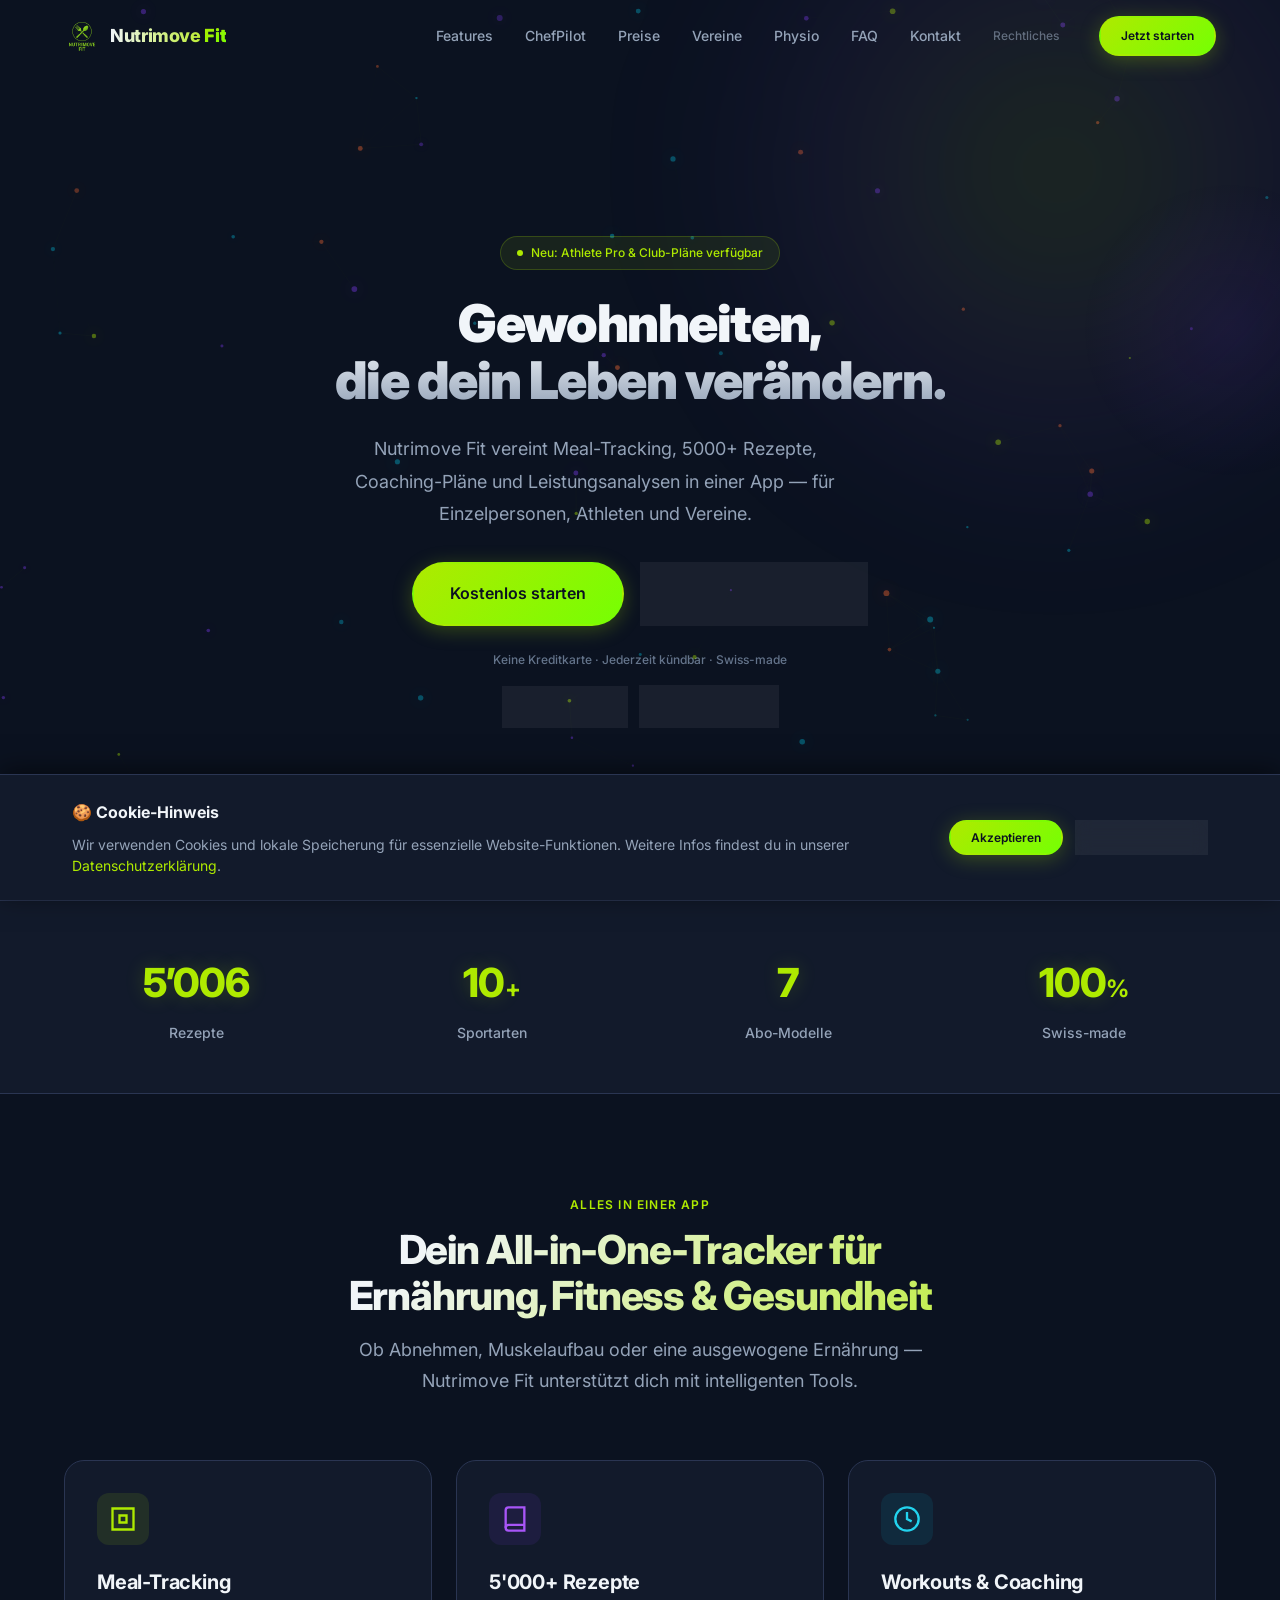
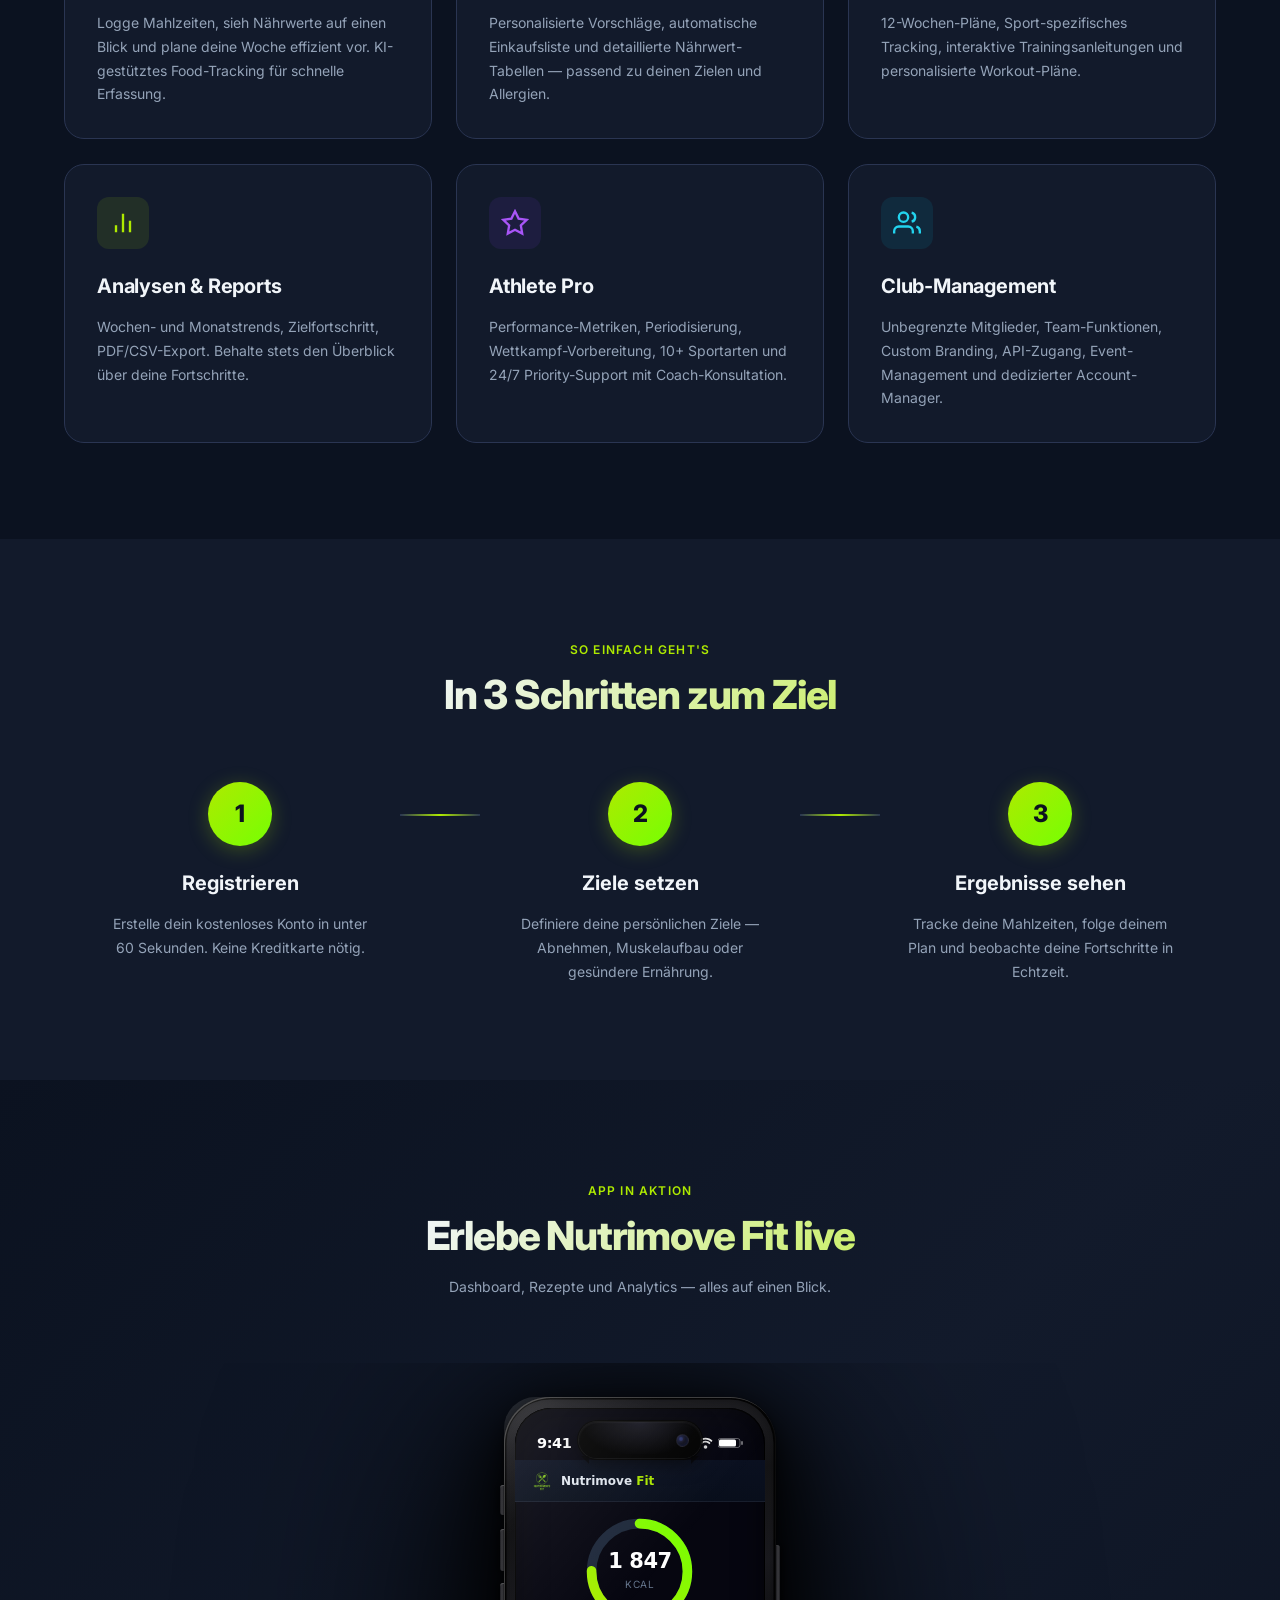
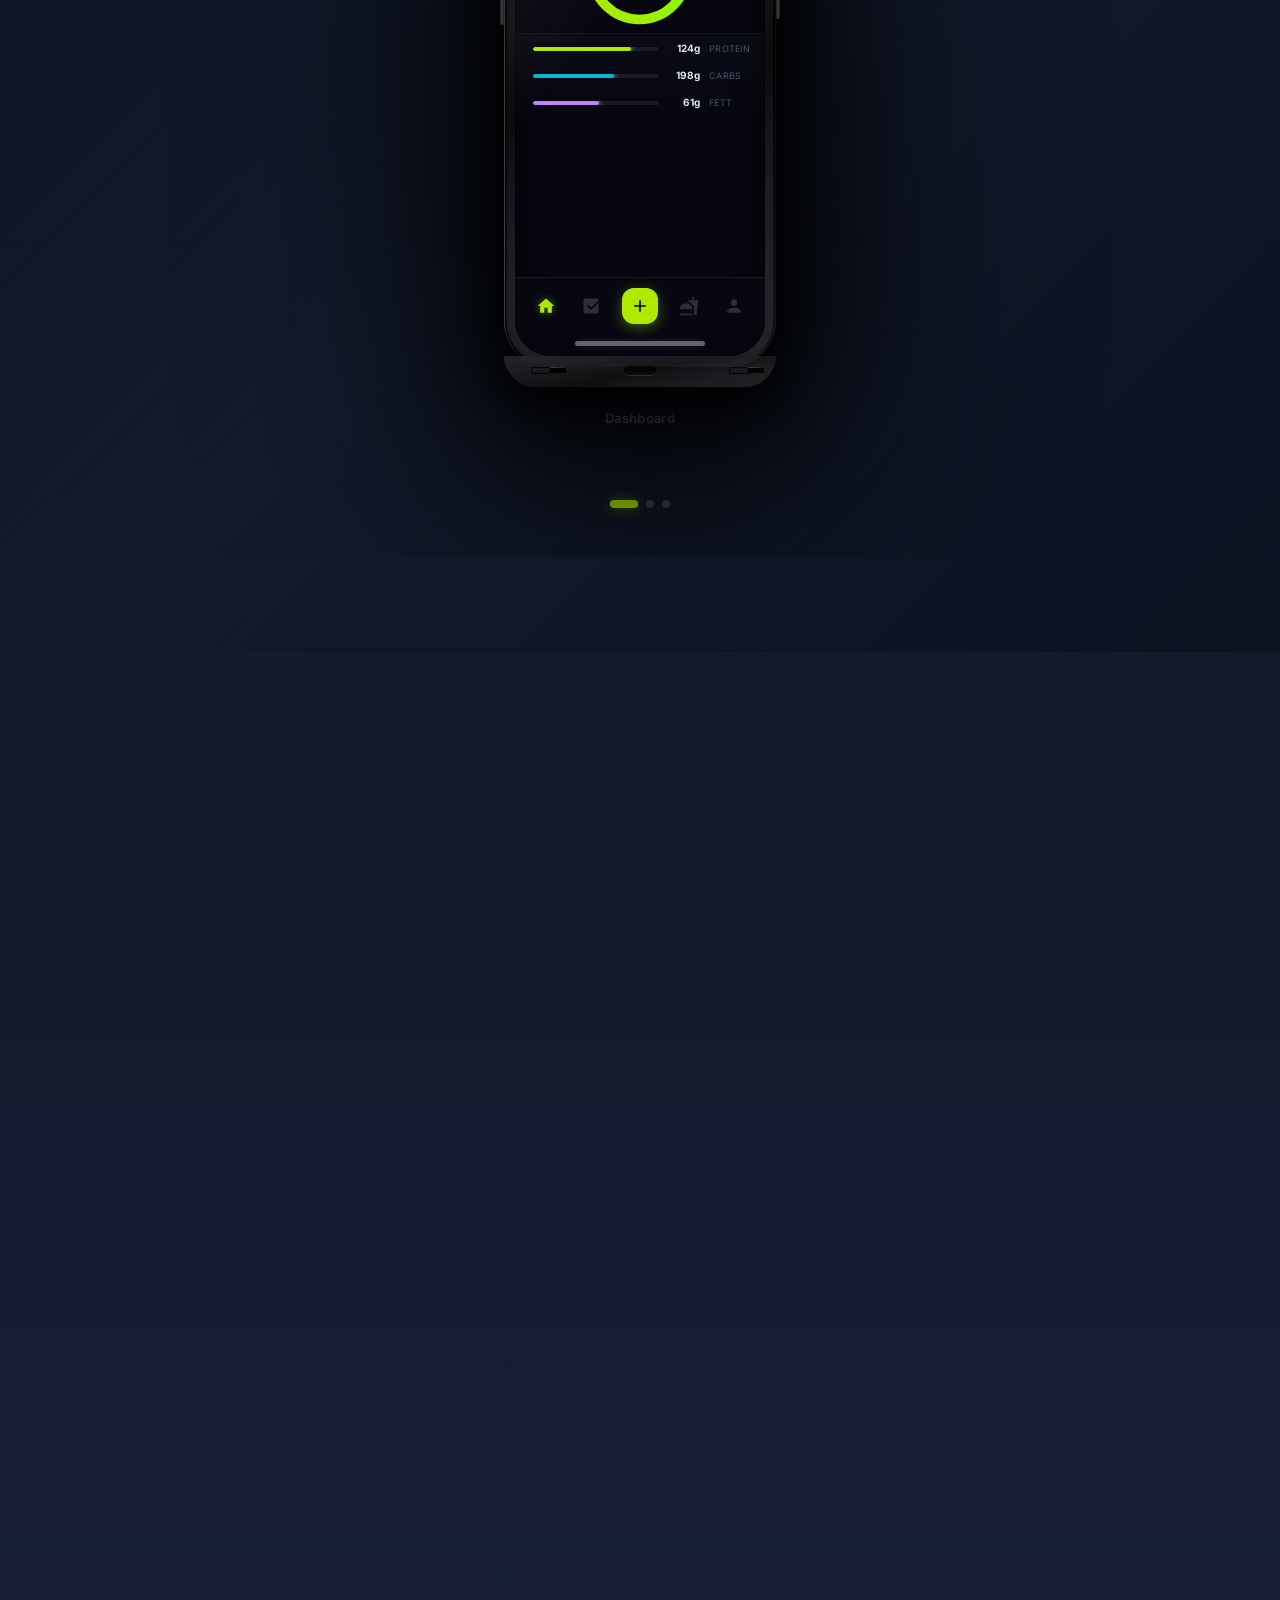
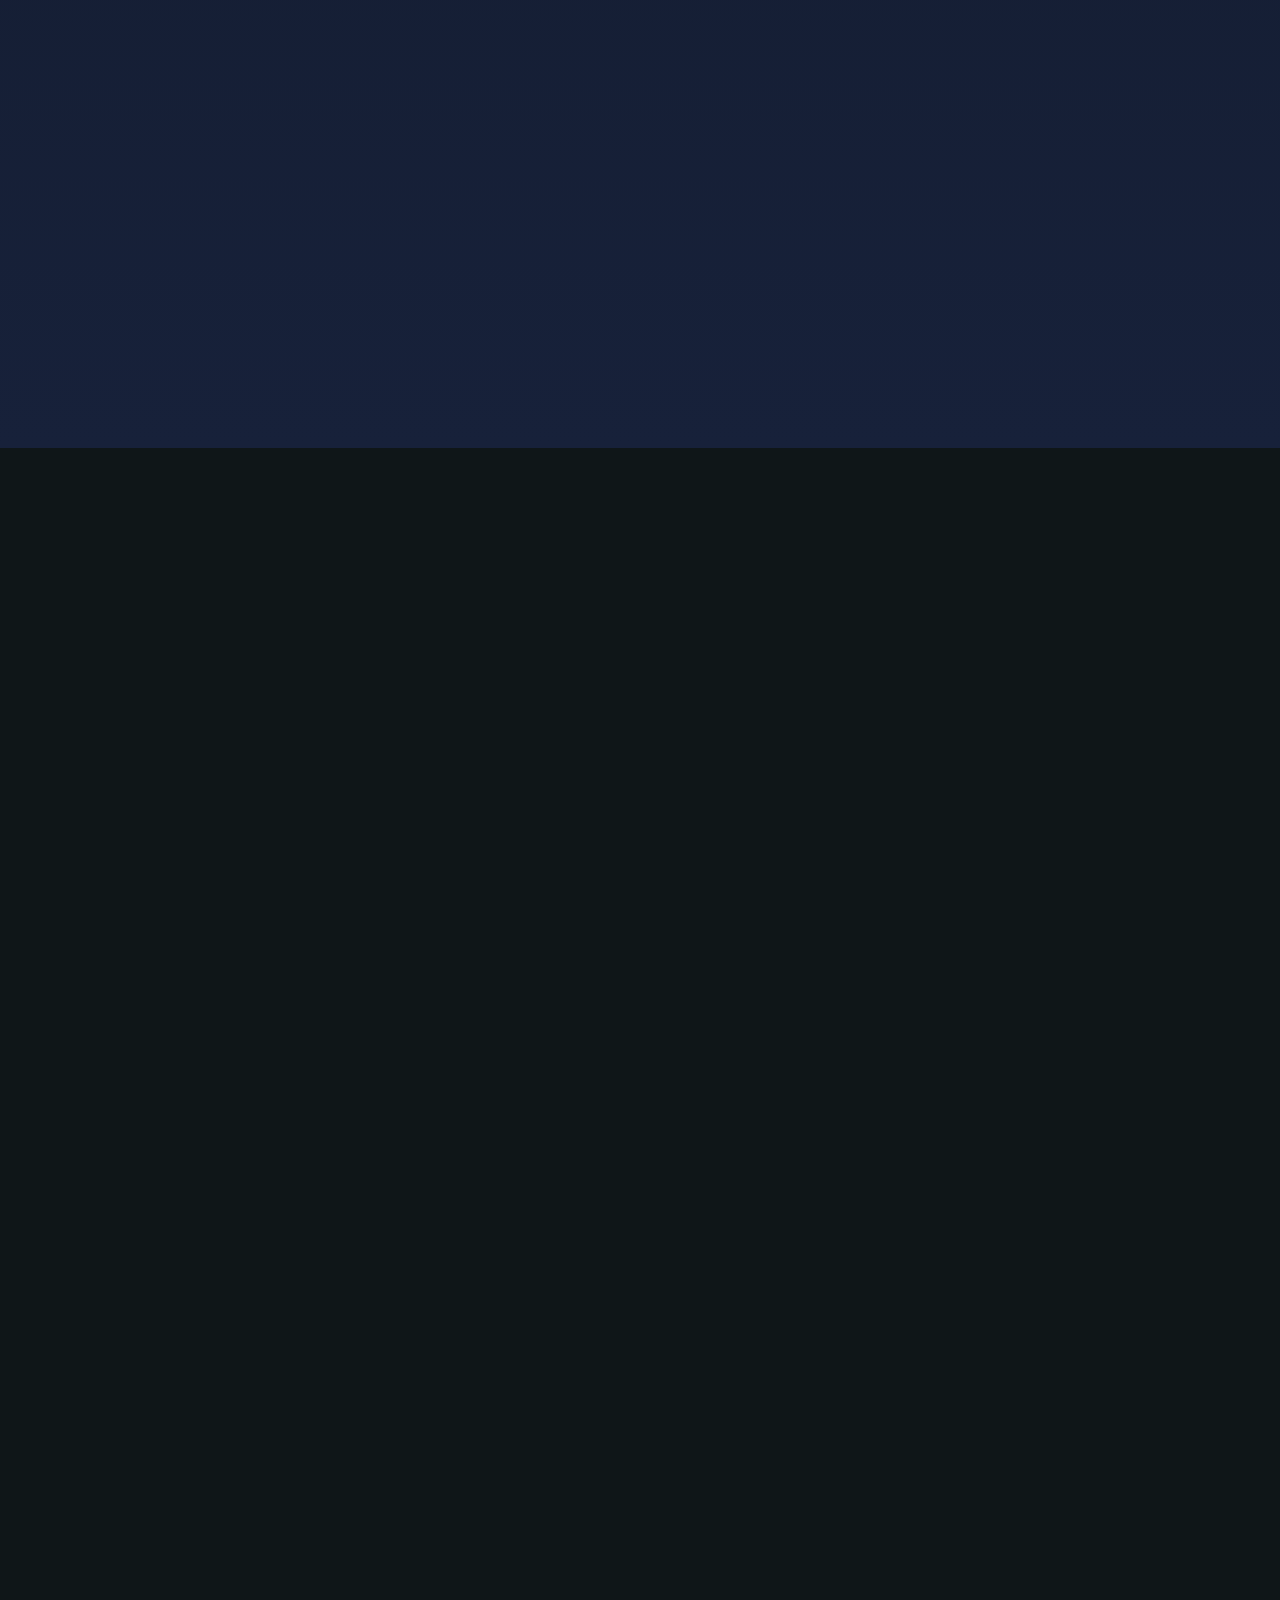
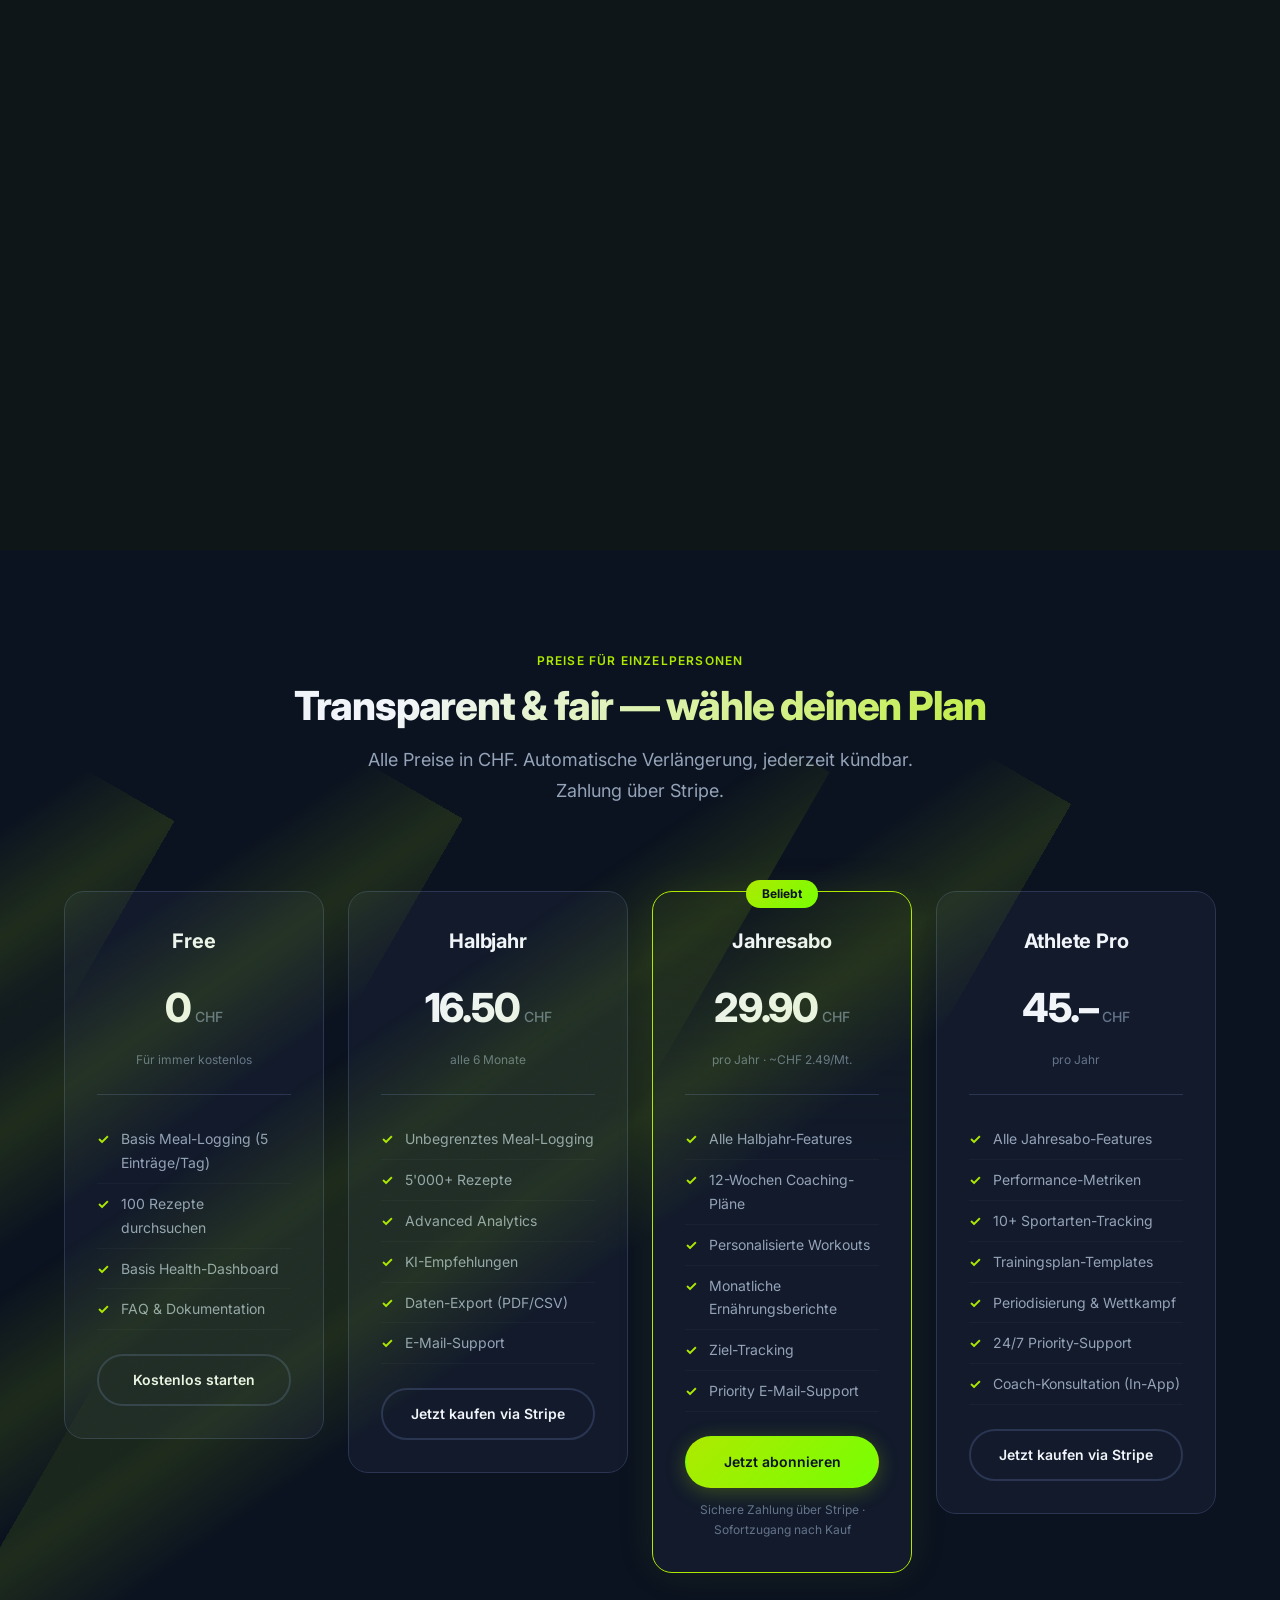
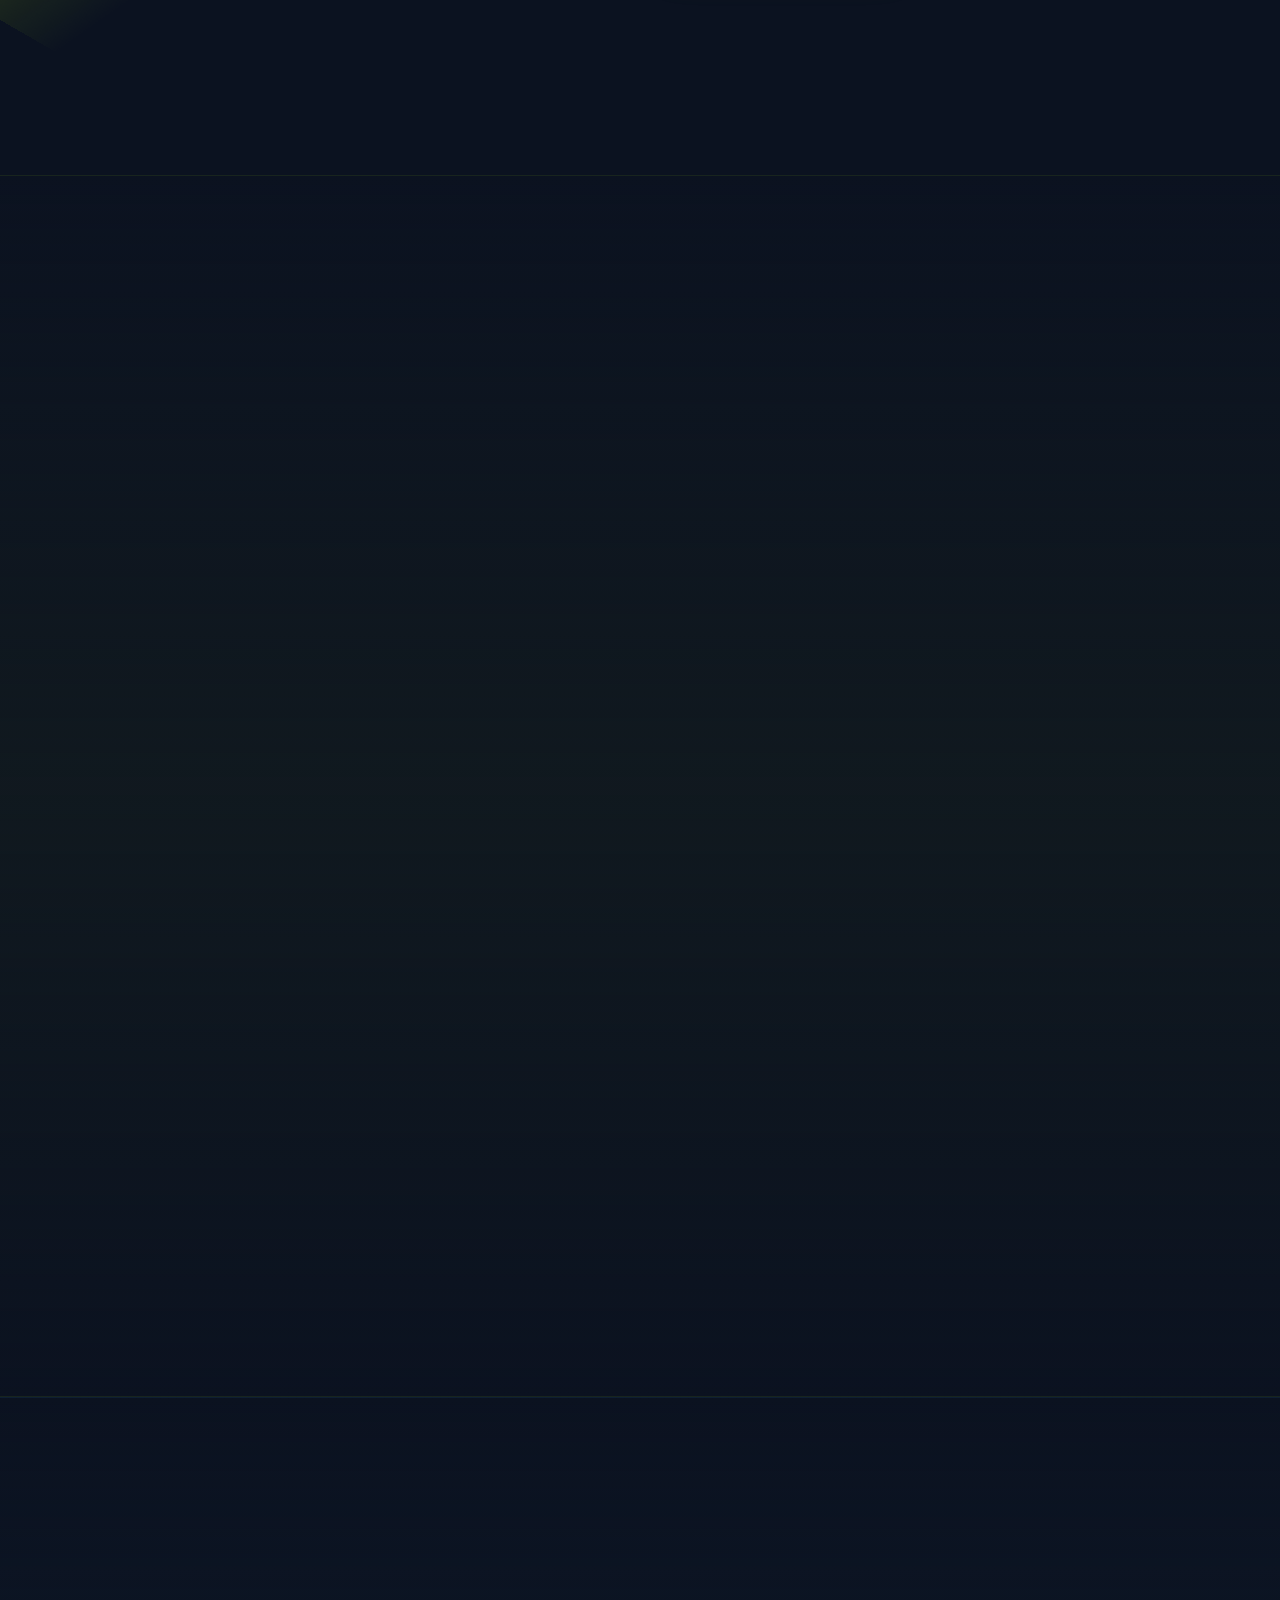
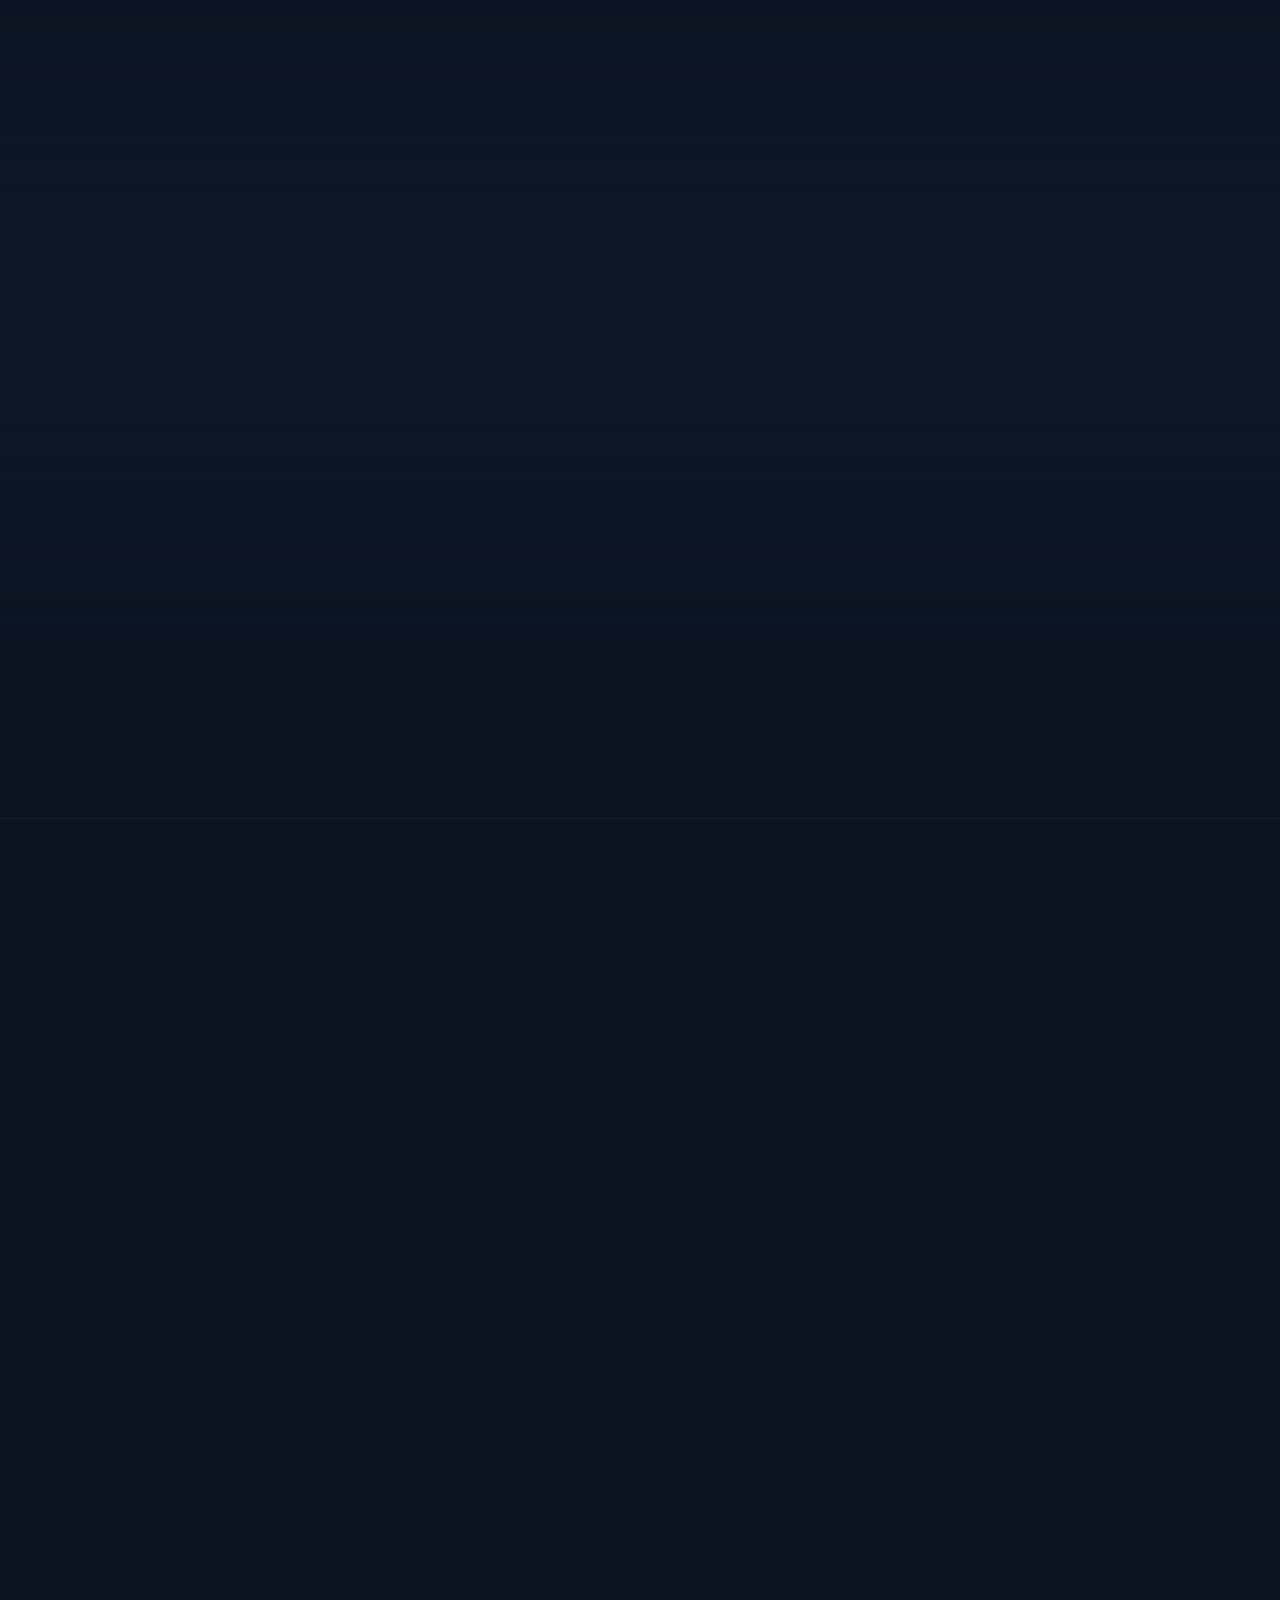
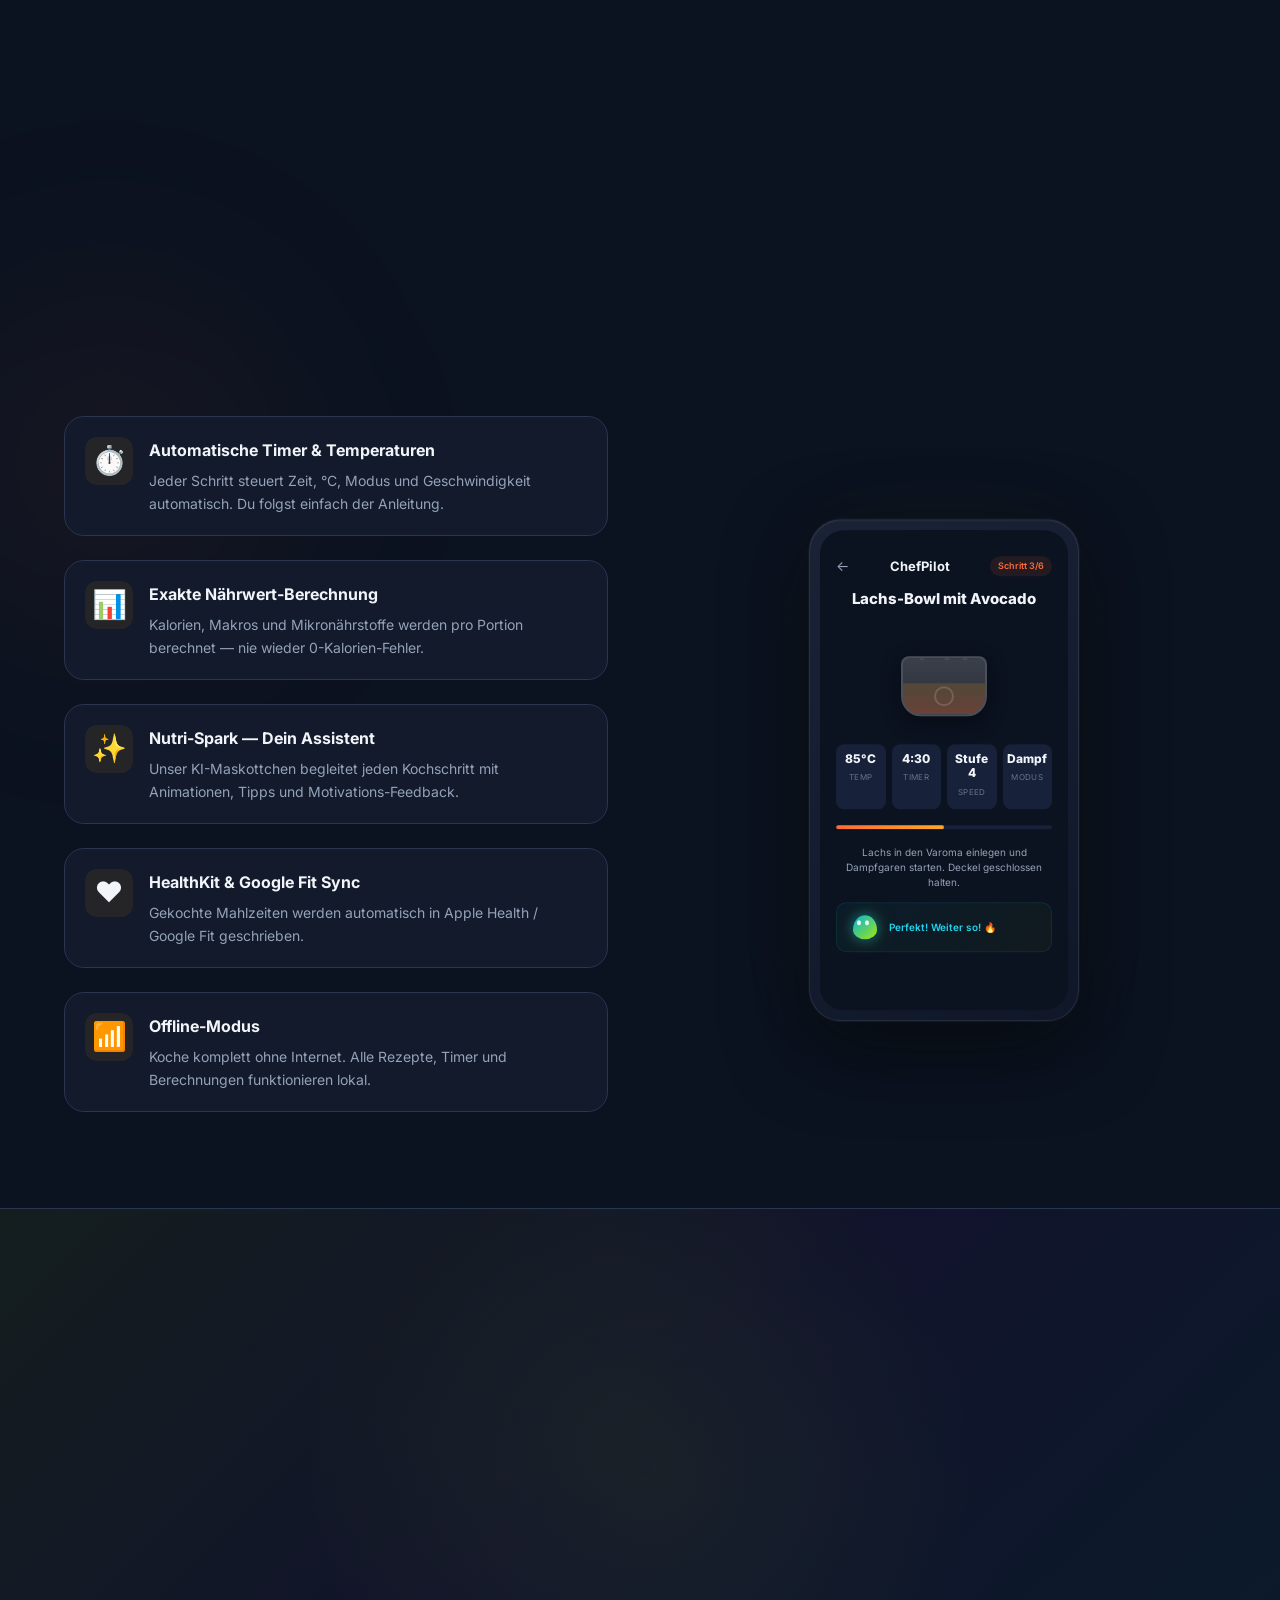
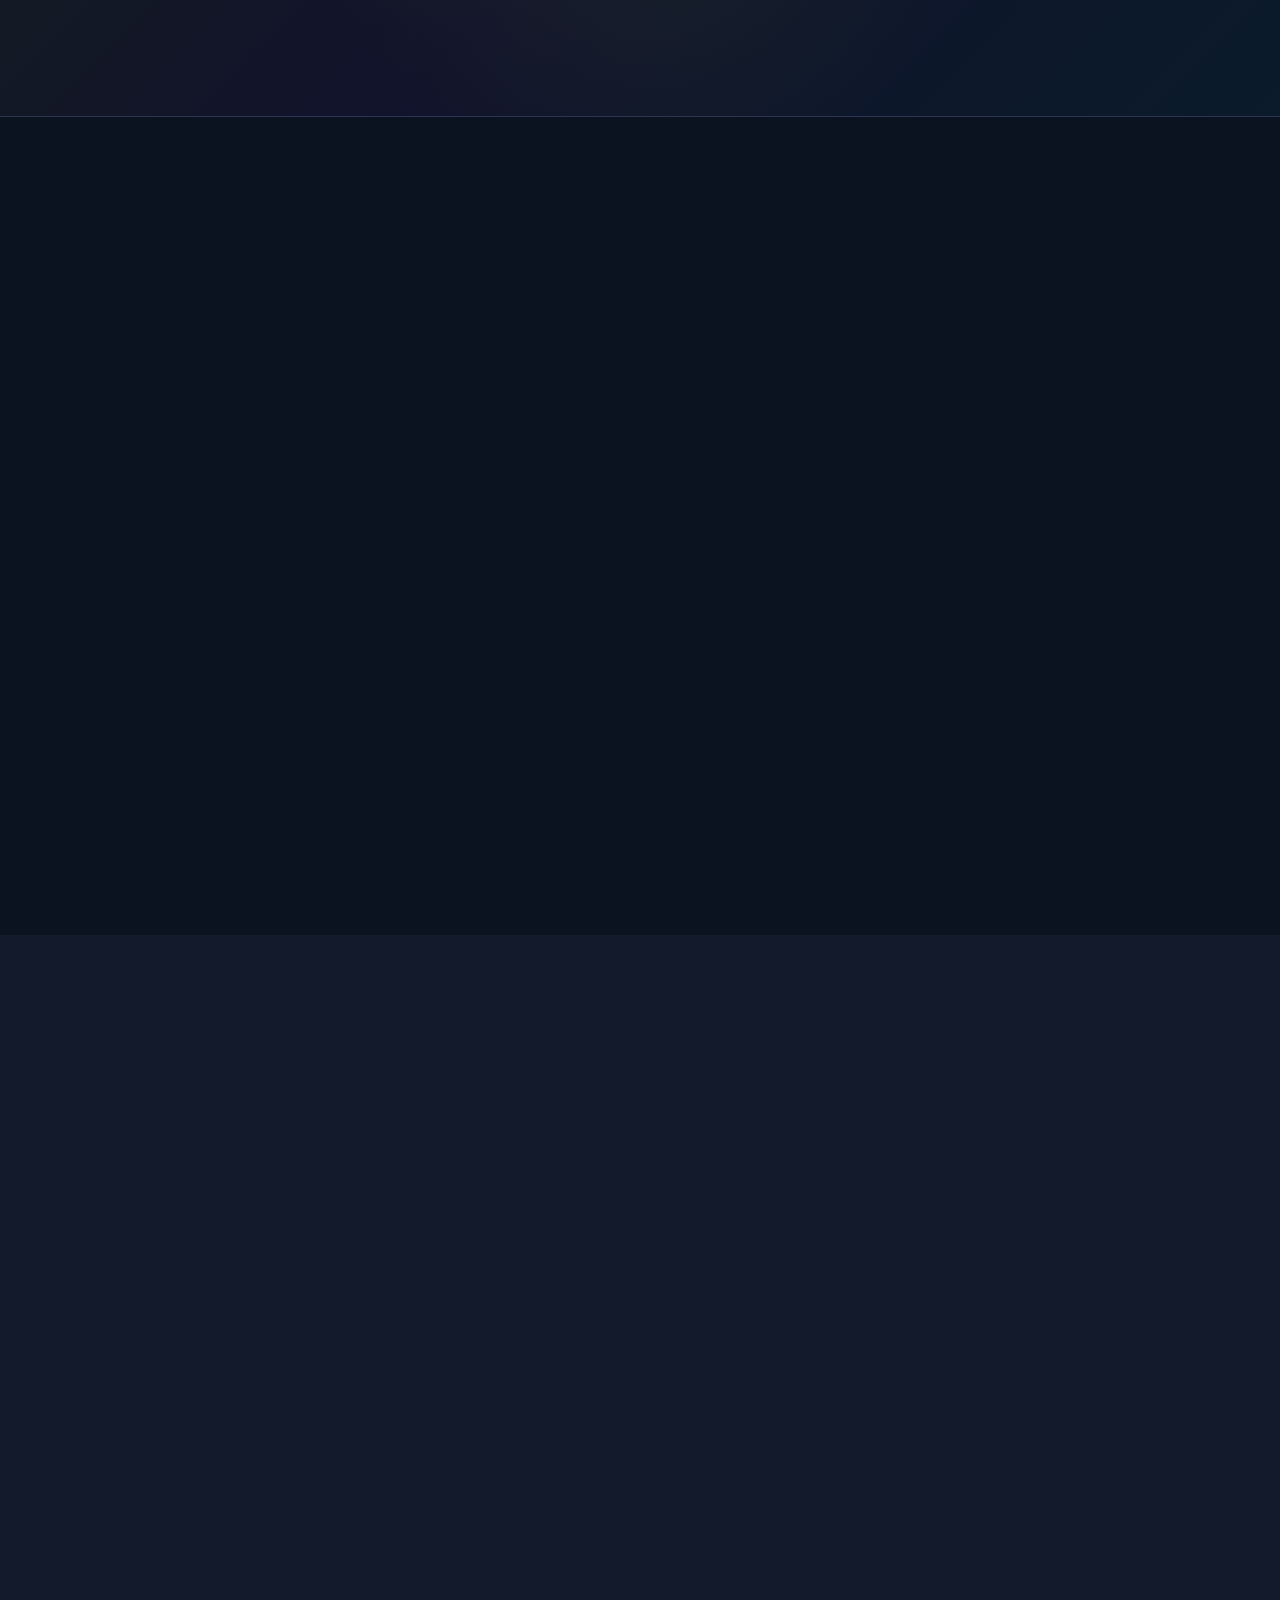
<file: index.html>
﻿<!doctype html>
<html lang="de">
<head>
  <meta charset="utf-8" />
  <meta name="viewport" content="width=device-width,initial-scale=1" />
  <!-- iOS / Mobile Meta -->
  <meta name="apple-mobile-web-app-capable" content="yes" />
  <meta name="apple-mobile-web-app-status-bar-style" content="black-translucent" />
  <meta name="apple-mobile-web-app-title" content="Nutrimove Fit" />
  <meta name="format-detection" content="telephone=no" />
  <!-- theme-color entfernt (Firefox/Opera Warnung) -->
  <title>Nutrimove Fit — Ernährung · Training · Tracking</title>
  <meta name="description" content="Nutrimove Fit: Deine All-in-One App für Ernährung, Training und Gesundheit. 5000+ Rezepte, KI-Empfehlungen, Coaching-Pläne, BMI-Rechner, Kalorienbedarf. Jetzt kostenlos starten!" />
  <link rel="apple-touch-icon" href="nutrimove_logo.png" />
  <link rel="preconnect" href="https://fonts.googleapis.com" />
  <link rel="preconnect" href="https://fonts.gstatic.com" crossorigin />
  <link href="https://fonts.googleapis.com/css2?family=Inter:wght@400;500;600;700;800;900&display=swap" rel="stylesheet" />
  <link rel="stylesheet" href="styles.css" />
  <link rel="stylesheet" href="styles-inline.css" />
  <script async src="https://js.stripe.com/v3/buy-button.js"></script>
</head>
<body>

<!-- ══════════ HEADER ══════════ -->
<header class="header" id="top">
  <div class="container header__inner">
    <a href="#top" class="header__logo">
      <img src="nutrimove_logo.png" alt="Nutrimove Fit" class="header__logo-img" />
      <span class="header__logo-text">Nutrimove <span class="accent">Fit</span></span>
    </a>
    <nav class="header__nav" id="mainNav">
      <a href="#features">Features</a>
      <a href="#chefpilot">ChefPilot</a>
      <a href="#pricing">Preise</a>
      <a href="#clubs">Vereine</a>
      <a href="#physio">Physio</a>
      <a href="#faq">FAQ</a>
      <a href="#contact">Kontakt</a>
      <a href="#legal" class="nav-legal">Rechtliches</a>
    </nav>
    <a href="#pricing" class="btn btn--sm btn--primary header__cta">Jetzt starten</a>
    <button class="header__burger" id="navToggle" aria-label="Menü öffnen">
      <span></span><span></span><span></span>
    </button>
  </div>
</header>

<main>

<!-- ══════════ HERO ══════════ -->
<section class="hero">
  <div class="hero__bg-glow"></div>
  <div class="container hero__inner">
    <div class="hero__content">
      <span class="hero__badge">
        <span class="hero__badge-dot"></span>
        Neu: Athlete Pro &amp; Club-Pläne verfügbar
      </span>
      <h1 class="hero__title">Gewohnheiten,<br>die dein Leben&nbsp;verändern.</h1>
      <p class="hero__sub">Nutrimove Fit vereint Meal-Tracking, 5000+ Rezepte, Coaching-Pläne und Leistungsanalysen in einer App — für Einzelpersonen, Athleten und Vereine.</p>
      <div class="hero__actions">
        <a href="#pricing" class="btn btn--primary btn--lg">Kostenlos starten</a>
        <a href="#features" class="btn btn--ghost btn--lg">Features entdecken</a>
      </div>
      <p class="hero__trust">Keine Kreditkarte · Jederzeit kündbar · Swiss-made</p>
      <!-- App Store Buttons -->
      <div class="hero__stores">
        <a href="#" class="store-badge" aria-label="App Store">
          <svg width="20" height="20" viewBox="0 0 24 24" fill="currentColor"><path d="M18.71 19.5c-.83 1.24-1.71 2.45-3.05 2.47-1.34.03-1.77-.79-3.29-.79-1.53 0-2 .77-3.27.82-1.31.05-2.3-1.32-3.14-2.53C4.25 17 2.94 12.45 4.7 9.39c.87-1.52 2.43-2.48 4.12-2.51 1.28-.02 2.5.87 3.29.87.78 0 2.26-1.07 3.8-.91.65.03 2.47.26 3.64 1.98-.09.06-2.17 1.28-2.15 3.81.03 3.02 2.65 4.03 2.68 4.04-.03.07-.42 1.44-1.38 2.83M13 3.5c.73-.83 1.94-1.46 2.94-1.5.13 1.17-.34 2.35-1.04 3.19-.69.85-1.83 1.51-2.95 1.42-.15-1.15.41-2.35 1.05-3.11z"/></svg>
          <div><small>Laden im</small><strong>App Store</strong></div>
        </a>
        <a href="#" class="store-badge" aria-label="Google Play">
          <svg width="20" height="20" viewBox="0 0 24 24" fill="currentColor"><path d="M3 20.5v-17c0-.59.34-1.11.84-1.35L13.69 12l-9.85 9.85c-.5-.24-.84-.76-.84-1.35m13.81-5.38L6.05 21.34l8.49-8.49 2.27 2.27m.91-.91L19.65 12l-1.92-2.21-2.27 2.27 2.26 2.15M6.05 2.66l10.76 6.22-2.27 2.27-8.49-8.49z"/></svg>
          <div><small>Jetzt bei</small><strong>Google Play</strong></div>
        </a>
      </div>
    </div>
  </div>
</section>

<!-- ══════════ SOCIAL PROOF ══════════ -->
<section class="stats">
  <div class="container stats__inner">
    <div class="stat reveal">
      <span class="stat__num" data-target="5000">0</span>
      <span class="stat__label">Rezepte</span>
    </div>
    <div class="stat reveal">
      <span class="stat__num" data-target="10">0</span><span class="stat__plus">+</span>
      <span class="stat__label">Sportarten</span>
    </div>
    <div class="stat reveal">
      <span class="stat__num" data-target="7">0</span>
      <span class="stat__label">Abo-Modelle</span>
    </div>
    <div class="stat reveal">
      <span class="stat__num" data-target="100">0</span><span class="stat__plus">%</span>
      <span class="stat__label">Swiss-made</span>
    </div>
  </div>
</section>

<!-- ══════════ FEATURES ══════════ -->
<section id="features" class="features section">
  <div class="container">
    <div class="section__head reveal">
      <span class="section__eyebrow">Alles in einer App</span>
      <h2 class="section__title">Dein All-in-One-Tracker für<br>Ernährung, Fitness &amp; Gesundheit</h2>
      <p class="section__sub">Ob Abnehmen, Muskelaufbau oder eine ausgewogene Ernährung — Nutrimove Fit unterstützt dich mit intelligenten Tools.</p>
    </div>
    <div class="features__grid">
      <article class="feature-card reveal">
        <div class="feature-card__icon feature-card__icon--lime">
          <svg width="28" height="28" fill="none" viewBox="0 0 24 24" stroke="currentColor" stroke-width="2"><path d="M3 3h18v18H3z"/><path d="M9 9h6v6H9z"/></svg>
        </div>
        <h3>Meal-Tracking</h3>
        <p>Logge Mahlzeiten, sieh Nährwerte auf einen Blick und plane deine Woche effizient vor. KI-gestütztes Food-Tracking für schnelle Erfassung.</p>
      </article>
      <article class="feature-card reveal">
        <div class="feature-card__icon feature-card__icon--violet">
          <svg width="28" height="28" fill="none" viewBox="0 0 24 24" stroke="currentColor" stroke-width="2"><path d="M4 19.5A2.5 2.5 0 016.5 17H20"/><path d="M6.5 2H20v20H6.5A2.5 2.5 0 014 19.5v-15A2.5 2.5 0 016.5 2z"/></svg>
        </div>
        <h3>5'000+ Rezepte</h3>
        <p>Personalisierte Vorschläge, automatische Einkaufsliste und detaillierte Nährwert-Tabellen — passend zu deinen Zielen und Allergien.</p>
      </article>
      <article class="feature-card reveal">
        <div class="feature-card__icon feature-card__icon--cyan">
          <svg width="28" height="28" fill="none" viewBox="0 0 24 24" stroke="currentColor" stroke-width="2"><circle cx="12" cy="12" r="10"/><path d="M12 6v6l4 2"/></svg>
        </div>
        <h3>Workouts &amp; Coaching</h3>
        <p>12-Wochen-Pläne, Sport-spezifisches Tracking, interaktive Trainingsanleitungen und personalisierte Workout-Pläne.</p>
      </article>
      <article class="feature-card reveal">
        <div class="feature-card__icon feature-card__icon--lime">
          <svg width="28" height="28" fill="none" viewBox="0 0 24 24" stroke="currentColor" stroke-width="2"><path d="M18 20V10"/><path d="M12 20V4"/><path d="M6 20v-6"/></svg>
        </div>
        <h3>Analysen &amp; Reports</h3>
        <p>Wochen- und Monatstrends, Zielfortschritt, PDF/CSV-Export. Behalte stets den Überblick über deine Fortschritte.</p>
      </article>
      <article class="feature-card reveal">
        <div class="feature-card__icon feature-card__icon--violet">
          <svg width="28" height="28" fill="none" viewBox="0 0 24 24" stroke="currentColor" stroke-width="2"><polygon points="12 2 15.09 8.26 22 9.27 17 14.14 18.18 21.02 12 17.77 5.82 21.02 7 14.14 2 9.27 8.91 8.26"/></svg>
        </div>
        <h3>Athlete Pro</h3>
        <p>Performance-Metriken, Periodisierung, Wettkampf-Vorbereitung, 10+ Sportarten und 24/7 Priority-Support mit Coach-Konsultation.</p>
      </article>
      <article class="feature-card reveal">
        <div class="feature-card__icon feature-card__icon--cyan">
          <svg width="28" height="28" fill="none" viewBox="0 0 24 24" stroke="currentColor" stroke-width="2"><path d="M17 21v-2a4 4 0 00-4-4H5a4 4 0 00-4 4v2"/><circle cx="9" cy="7" r="4"/><path d="M23 21v-2a4 4 0 00-3-3.87"/><path d="M16 3.13a4 4 0 010 7.75"/></svg>
        </div>
        <h3>Club-Management</h3>
        <p>Unbegrenzte Mitglieder, Team-Funktionen, Custom Branding, API-Zugang, Event-Management und dedizierter Account-Manager.</p>
      </article>
    </div>
  </div>
</section>

<!-- ══════════ HOW IT WORKS ══════════ -->
<section class="how section">
  <div class="container">
    <div class="section__head reveal">
      <span class="section__eyebrow">So einfach geht's</span>
      <h2 class="section__title">In 3 Schritten zum Ziel</h2>
    </div>
    <div class="how__steps">
      <div class="how__step reveal">
        <div class="how__num">1</div>
        <h3>Registrieren</h3>
        <p>Erstelle dein kostenloses Konto in unter 60 Sekunden. Keine Kreditkarte nötig.</p>
      </div>
      <div class="how__connector"></div>
      <div class="how__step reveal">
        <div class="how__num">2</div>
        <h3>Ziele setzen</h3>
        <p>Definiere deine persönlichen Ziele — Abnehmen, Muskelaufbau oder gesündere Ernährung.</p>
      </div>
      <div class="how__connector"></div>
      <div class="how__step reveal">
        <div class="how__num">3</div>
        <h3>Ergebnisse sehen</h3>
        <p>Tracke deine Mahlzeiten, folge deinem Plan und beobachte deine Fortschritte in Echtzeit.</p>
      </div>
    </div>
  </div>
</section>

<!-- ══════════ APP SHOWCASE (3 PHONES CAROUSEL) ══════════ -->
<section id="showcase" class="showcase section">
  <div class="container">
    <div class="section__head reveal">
      <span class="section__eyebrow">App in Aktion</span>
      <h2 class="section__title">Erlebe Nutrimove Fit live</h2>
      <p class="section__sub">Dashboard, Rezepte und Analytics — alles auf einen Blick.</p>
    </div>

    <div class="phones-carousel">
      <div class="phones-track" id="phonesTrack">

        <!-- ── Phone 1: Dashboard ── -->
        <div class="phone-slide">
          <div class="iphone17">
            <div class="iphone17__btn-action"></div>
            <div class="iphone17__btn-vol-up"></div>
            <div class="iphone17__btn-vol-down"></div>
            <div class="iphone17__btn-power"></div>
            <div class="iphone17__body">
              <div class="iphone17__screen">
                <div class="iphone17__island"><div class="iphone17__island-cam"></div></div>
                <div class="iphone17__statusbar">
                  <span class="iphone17__time">9:41</span>
                  <div class="iphone17__status-icons">
                    <svg width="16" height="12" viewBox="0 0 16 12" fill="white"><rect x="0" y="4" width="3" height="8" rx="1"/><rect x="4" y="2.5" width="3" height="9.5" rx="1"/><rect x="8" y="1" width="3" height="11" rx="1"/><rect x="12" y="0" width="3" height="12" rx="1" opacity=".3"/></svg>
                    <svg width="15" height="12" viewBox="0 0 15 12" fill="white"><path d="M7.5 2.5C9.8 2.5 11.9 3.5 13.3 5.1L14.5 3.8C12.8 1.9 10.3.7 7.5.7S2.2 1.9.5 3.8l1.2 1.3C3.1 3.5 5.2 2.5 7.5 2.5z"/><path d="M7.5 5.5C9 5.5 10.3 6.1 11.3 7.2L12.5 5.9C11.2 4.5 9.4 3.7 7.5 3.7S3.8 4.5 2.5 5.9l1.2 1.3C4.7 6.1 6 5.5 7.5 5.5z"/><circle cx="7.5" cy="10" r="1.8"/></svg>
                    <svg width="25" height="12" viewBox="0 0 25 12" fill="white"><rect x="0" y="1.5" width="22" height="9" rx="2.5" stroke="white" stroke-width="1" fill="none" opacity=".35"/><rect x="23" y="4" width="2" height="4" rx="1" fill="white" opacity=".4"/><rect x="1" y="2.5" width="17" height="7" rx="1.5" fill="white"/></svg>
                  </div>
                </div>
                <div class="iphone17__content">
                  <div class="i17-app-header">
                    <img src="nutrimove_logo.png" alt="" class="i17-logo" />
                    <span class="i17-app-name">Nutrimove <strong>Fit</strong></span>
                  </div>
                  <div class="i17-ring-wrap">
                    <svg viewBox="0 0 120 120" width="115" height="115">
                      <circle cx="60" cy="60" r="50" fill="none" stroke="#1E293B" stroke-width="10"/>
                      <circle cx="60" cy="60" r="50" fill="none" stroke="url(#rg1)" stroke-width="10" stroke-linecap="round" stroke-dasharray="314" stroke-dashoffset="78" transform="rotate(-90 60 60)"/>
                      <defs><linearGradient id="rg1" x1="0" y1="0" x2="1" y2="1"><stop offset="0%" stop-color="#AEEA00"/><stop offset="100%" stop-color="#76FF03"/></linearGradient></defs>
                    </svg>
                    <div class="i17-ring-text"><span class="i17-ring-num">1 847</span><span class="i17-ring-lbl">kcal</span></div>
                  </div>
                  <div class="i17-macros">
                    <div class="i17-macro">
                      <div class="i17-macro-track"><div class="i17-macro-fill" style="width:78%;background:#AEEA00"></div></div>
                      <span class="i17-macro-val">124g</span><span class="i17-macro-lbl">Protein</span>
                    </div>
                    <div class="i17-macro">
                      <div class="i17-macro-track"><div class="i17-macro-fill" style="width:64%;background:#06B6D4"></div></div>
                      <span class="i17-macro-val">198g</span><span class="i17-macro-lbl">Carbs</span>
                    </div>
                    <div class="i17-macro">
                      <div class="i17-macro-track"><div class="i17-macro-fill" style="width:52%;background:#C084FC"></div></div>
                      <span class="i17-macro-val">61g</span><span class="i17-macro-lbl">Fett</span>
                    </div>
                  </div>
                </div>
                <div class="iphone17__bottomnav">
                  <span class="i17-bnav i17-bnav--active" aria-hidden="true"><svg width="20" height="20" viewBox="0 0 24 24" fill="currentColor"><path d="M10 20v-6h4v6h5v-8h3L12 3 2 12h3v8z"/></svg></span>
                  <span class="i17-bnav" aria-hidden="true"><svg width="20" height="20" viewBox="0 0 24 24" fill="currentColor"><path d="M19 3H5c-1.1 0-2 .9-2 2v14c0 1.1.9 2 2 2h14c1.1 0 2-.9 2-2V5c0-1.1-.9-2-2-2zm-7 14l-5-5 1.41-1.41L12 14.17l7.59-7.59L21 8l-9 9z" opacity=".5"/></svg></span>
                  <span class="i17-bnav i17-bnav--add" aria-hidden="true"><svg width="20" height="20" viewBox="0 0 24 24" fill="currentColor"><path d="M19 13h-6v6h-2v-6H5v-2h6V5h2v6h6v2z"/></svg></span>
                  <span class="i17-bnav" aria-hidden="true"><svg width="20" height="20" viewBox="0 0 24 24" fill="currentColor"><path d="M18.06 22.99h1.66c.84 0 1.53-.64 1.63-1.46L23 5.05h-5V1h-1.97v4.05h-4.97l.3 2.34c1.71.47 3.31 1.32 4.27 2.26 1.44 1.42 2.43 2.89 2.43 5.29v8.05zM1 21.99V21h15.03v.99c0 .55-.45 1-1.01 1H2.01c-.56 0-1.01-.45-1.01-1zm15.03-7c0-3.5-3.47-5.99-7.52-5.99S1 11.49 1 14.99v1h15.03v-1z" opacity=".5"/></svg></span>
                  <span class="i17-bnav" aria-hidden="true"><svg width="20" height="20" viewBox="0 0 24 24" fill="currentColor"><path d="M12 12c2.21 0 4-1.79 4-4s-1.79-4-4-4-4 1.79-4 4 1.79 4 4 4zm0 2c-2.67 0-8 1.34-8 4v2h16v-2c0-2.66-5.33-4-8-4z" opacity=".5"/></svg></span>
                </div>
                <div class="iphone17__home-indicator"></div>
              </div>
            </div>
            <div class="iphone17__bottom-edge">
              <div class="iphone17__speaker"></div>
              <div class="iphone17__usbc"></div>
              <div class="iphone17__speaker"></div>
            </div>
          </div>
          <div class="phone-label">Dashboard</div>
        </div>

        <!-- ── Phone 2: Recipes ── -->
        <div class="phone-slide">
          <div class="iphone17">
            <div class="iphone17__btn-action"></div>
            <div class="iphone17__btn-vol-up"></div>
            <div class="iphone17__btn-vol-down"></div>
            <div class="iphone17__btn-power"></div>
            <div class="iphone17__body">
              <div class="iphone17__screen">
                <div class="iphone17__island"><div class="iphone17__island-cam"></div></div>
                <div class="iphone17__statusbar">
                  <span class="iphone17__time">9:41</span>
                  <div class="iphone17__status-icons">
                    <svg width="16" height="12" viewBox="0 0 16 12" fill="white"><rect x="0" y="4" width="3" height="8" rx="1"/><rect x="4" y="2.5" width="3" height="9.5" rx="1"/><rect x="8" y="1" width="3" height="11" rx="1"/><rect x="12" y="0" width="3" height="12" rx="1" opacity=".3"/></svg>
                    <svg width="15" height="12" viewBox="0 0 15 12" fill="white"><path d="M7.5 2.5C9.8 2.5 11.9 3.5 13.3 5.1L14.5 3.8C12.8 1.9 10.3.7 7.5.7S2.2 1.9.5 3.8l1.2 1.3C3.1 3.5 5.2 2.5 7.5 2.5z"/><path d="M7.5 5.5C9 5.5 10.3 6.1 11.3 7.2L12.5 5.9C11.2 4.5 9.4 3.7 7.5 3.7S3.8 4.5 2.5 5.9l1.2 1.3C4.7 6.1 6 5.5 7.5 5.5z"/><circle cx="7.5" cy="10" r="1.8"/></svg>
                    <svg width="25" height="12" viewBox="0 0 25 12" fill="white"><rect x="0" y="1.5" width="22" height="9" rx="2.5" stroke="white" stroke-width="1" fill="none" opacity=".35"/><rect x="23" y="4" width="2" height="4" rx="1" fill="white" opacity=".4"/><rect x="1" y="2.5" width="17" height="7" rx="1.5" fill="white"/></svg>
                  </div>
                </div>
                <div class="iphone17__content">
                  <div class="i17-app-header i17-app-header--dark">
                    <span class="i17-screen-title">5'000+ Rezepte</span>
                  </div>
                  <div class="i17-search-wrap">
                    <svg width="14" height="14" viewBox="0 0 24 24" fill="#94A3B8"><path d="M15.5 14h-.79l-.28-.27A6.471 6.471 0 0 0 16 9.5 6.5 6.5 0 1 0 9.5 16c1.61 0 3.09-.59 4.23-1.57l.27.28v.79l5 4.99L20.49 19l-4.99-5zm-6 0C7.01 14 5 11.99 5 9.5S7.01 5 9.5 5 14 7.01 14 9.5 11.99 14 9.5 14z"/></svg>
                    <span class="i17-search-placeholder">Rezepte durchsuchen…</span>
                  </div>
                  <div class="i17-recipes">
                    <div class="i17-recipe i17-recipe--featured">
                      <div class="i17-recipe-emoji">🥗</div>
                      <div class="i17-recipe-info">
                        <div class="i17-recipe-name">Lachs-Buddha-Bowl</div>
                        <div class="i17-recipe-meta">350 kcal · 28g Protein</div>
                      </div>
                      <div class="i17-recipe-kcal">350</div>
                    </div>
                    <div class="i17-recipe">
                      <div class="i17-recipe-emoji">🥤</div>
                      <div class="i17-recipe-info">
                        <div class="i17-recipe-name">Grüner Smoothie</div>
                        <div class="i17-recipe-meta">180 kcal · 8g Protein</div>
                      </div>
                      <div class="i17-recipe-kcal">180</div>
                    </div>
                    <div class="i17-recipe">
                      <div class="i17-recipe-emoji">🥘</div>
                      <div class="i17-recipe-info">
                        <div class="i17-recipe-name">Quinoa &amp; Gemüse</div>
                        <div class="i17-recipe-meta">420 kcal · 15g Protein</div>
                      </div>
                      <div class="i17-recipe-kcal">420</div>
                    </div>
                    <div class="i17-recipe">
                      <div class="i17-recipe-emoji">🍳</div>
                      <div class="i17-recipe-info">
                        <div class="i17-recipe-name">Avocado Toast</div>
                        <div class="i17-recipe-meta">290 kcal · 9g Protein</div>
                      </div>
                      <div class="i17-recipe-kcal">290</div>
                    </div>
                  </div>
                </div>
                <div class="iphone17__bottomnav">
                  <span class="i17-bnav" aria-hidden="true"><svg width="20" height="20" viewBox="0 0 24 24" fill="currentColor"><path d="M10 20v-6h4v6h5v-8h3L12 3 2 12h3v8z" opacity=".5"/></svg></span>
                  <span class="i17-bnav" aria-hidden="true"><svg width="20" height="20" viewBox="0 0 24 24" fill="currentColor"><path d="M19 3H5c-1.1 0-2 .9-2 2v14c0 1.1.9 2 2 2h14c1.1 0 2-.9 2-2V5c0-1.1-.9-2-2-2zm-7 14l-5-5 1.41-1.41L12 14.17l7.59-7.59L21 8l-9 9z" opacity=".5"/></svg></span>
                  <span class="i17-bnav i17-bnav--add" aria-hidden="true"><svg width="20" height="20" viewBox="0 0 24 24" fill="currentColor"><path d="M19 13h-6v6h-2v-6H5v-2h6V5h2v6h6v2z"/></svg></span>
                  <span class="i17-bnav i17-bnav--active" aria-hidden="true"><svg width="20" height="20" viewBox="0 0 24 24" fill="currentColor"><path d="M18.06 22.99h1.66c.84 0 1.53-.64 1.63-1.46L23 5.05h-5V1h-1.97v4.05h-4.97l.3 2.34c1.71.47 3.31 1.32 4.27 2.26 1.44 1.42 2.43 2.89 2.43 5.29v8.05zM1 21.99V21h15.03v.99c0 .55-.45 1-1.01 1H2.01c-.56 0-1.01-.45-1.01-1zm15.03-7c0-3.5-3.47-5.99-7.52-5.99S1 11.49 1 14.99v1h15.03v-1z"/></svg></span>
                  <span class="i17-bnav" aria-hidden="true"><svg width="20" height="20" viewBox="0 0 24 24" fill="currentColor"><path d="M12 12c2.21 0 4-1.79 4-4s-1.79-4-4-4-4 1.79-4 4 1.79 4 4 4zm0 2c-2.67 0-8 1.34-8 4v2h16v-2c0-2.66-5.33-4-8-4z" opacity=".5"/></svg></span>
                </div>
                <div class="iphone17__home-indicator"></div>
              </div>
            </div>
            <div class="iphone17__bottom-edge">
              <div class="iphone17__speaker"></div>
              <div class="iphone17__usbc"></div>
              <div class="iphone17__speaker"></div>
            </div>
          </div>
          <div class="phone-label">5'000+ Rezepte</div>
        </div>

        <!-- ── Phone 3: Analytics ── -->
        <div class="phone-slide">
          <div class="iphone17">
            <div class="iphone17__btn-action"></div>
            <div class="iphone17__btn-vol-up"></div>
            <div class="iphone17__btn-vol-down"></div>
            <div class="iphone17__btn-power"></div>
            <div class="iphone17__body">
              <div class="iphone17__screen">
                <div class="iphone17__island"><div class="iphone17__island-cam"></div></div>
                <div class="iphone17__statusbar">
                  <span class="iphone17__time">9:41</span>
                  <div class="iphone17__status-icons">
                    <svg width="16" height="12" viewBox="0 0 16 12" fill="white"><rect x="0" y="4" width="3" height="8" rx="1"/><rect x="4" y="2.5" width="3" height="9.5" rx="1"/><rect x="8" y="1" width="3" height="11" rx="1"/><rect x="12" y="0" width="3" height="12" rx="1" opacity=".3"/></svg>
                    <svg width="15" height="12" viewBox="0 0 15 12" fill="white"><path d="M7.5 2.5C9.8 2.5 11.9 3.5 13.3 5.1L14.5 3.8C12.8 1.9 10.3.7 7.5.7S2.2 1.9.5 3.8l1.2 1.3C3.1 3.5 5.2 2.5 7.5 2.5z"/><path d="M7.5 5.5C9 5.5 10.3 6.1 11.3 7.2L12.5 5.9C11.2 4.5 9.4 3.7 7.5 3.7S3.8 4.5 2.5 5.9l1.2 1.3C4.7 6.1 6 5.5 7.5 5.5z"/><circle cx="7.5" cy="10" r="1.8"/></svg>
                    <svg width="25" height="12" viewBox="0 0 25 12" fill="white"><rect x="0" y="1.5" width="22" height="9" rx="2.5" stroke="white" stroke-width="1" fill="none" opacity=".35"/><rect x="23" y="4" width="2" height="4" rx="1" fill="white" opacity=".4"/><rect x="1" y="2.5" width="17" height="7" rx="1.5" fill="white"/></svg>
                  </div>
                </div>
                <div class="iphone17__content">
                  <div class="i17-app-header i17-app-header--purple">
                    <span class="i17-screen-title">Analytics</span>
                  </div>
                  <div class="i17-analytics">
                    <div class="i17-stat-hero">
                      <div class="i17-stat-hero__val">−4,2 kg</div>
                      <div class="i17-stat-hero__lbl">Diese Woche · Ziel: 75 kg</div>
                      <div class="i17-weight-bar">
                        <div class="i17-weight-fill"></div>
                      </div>
                    </div>
                    <div class="i17-chart-lbl">Kalorien dieser Woche</div>
                    <div class="i17-chart">
                      <svg viewBox="0 0 220 70" width="100%" height="70" preserveAspectRatio="none">
                        <defs>
                          <linearGradient id="cg1" x1="0" y1="0" x2="0" y2="1">
                            <stop offset="0%" stop-color="#AEEA00" stop-opacity=".5"/>
                            <stop offset="100%" stop-color="#AEEA00" stop-opacity="0"/>
                          </linearGradient>
                        </defs>
                        <path d="M0 55 C20 50 30 30 50 35 S80 20 100 25 S140 15 160 20 S190 10 220 12 L220 70 L0 70 Z" fill="url(#cg1)"/>
                        <path d="M0 55 C20 50 30 30 50 35 S80 20 100 25 S140 15 160 20 S190 10 220 12" fill="none" stroke="#AEEA00" stroke-width="2.5" stroke-linecap="round"/>
                        <circle cx="220" cy="12" r="4" fill="#AEEA00"/>
                      </svg>
                    </div>
                    <div class="i17-stats-grid">
                      <div class="i17-stat-tile">
                        <svg width="18" height="18" viewBox="0 0 24 24" fill="#AEEA00"><path d="M13.49 5.48c1.1 0 2-.9 2-2s-.9-2-2-2-2 .9-2 2 .9 2 2 2zm-3.6 13.9l1-4.4 2.1 2v6h2v-7.5l-2.1-2 .6-3c1.3 1.5 3.3 2.5 5.5 2.5v-2c-1.9 0-3.5-1-4.3-2.4l-1-1.6c-.4-.6-1-1-1.7-1-.3 0-.5.1-.8.1l-5.2 2.2v4.7h2v-3.4l1.8-.7-1.6 8.1-4.9-1-.4 2 7 1.4z"/></svg>
                        <div class="i17-stat-tile__val">12</div>
                        <div class="i17-stat-tile__lbl">Trainings</div>
                      </div>
                      <div class="i17-stat-tile">
                        <svg width="18" height="18" viewBox="0 0 24 24" fill="#06B6D4"><path d="M13.5 5.5c1.1 0 2-.9 2-2s-.9-2-2-2-2 .9-2 2 .9 2 2 2zM9.8 8.9L7 23h2.1l1.8-8 2.1 2v6h2v-7.5l-2.1-2 .6-3C14.8 12 16.8 13 19 13v-2c-1.9 0-3.5-1-4.3-2.4l-1-1.6c-.4-.6-1-1-1.7-1-.3 0-.5.1-.8.1L6 8.3V13h2V9.6l1.8-.7z"/></svg>
                        <div class="i17-stat-tile__val" style="color:#06B6D4">9.2k</div>
                        <div class="i17-stat-tile__lbl">∅ Schritte</div>
                      </div>
                      <div class="i17-stat-tile">
                        <svg width="18" height="18" viewBox="0 0 24 24" fill="#F59E0B"><path d="M12 2C6.48 2 2 6.48 2 12s4.48 10 10 10 10-4.48 10-10S17.52 2 12 2zm0 18c-4.41 0-8-3.59-8-8s3.59-8 8-8 8 3.59 8 8-3.59 8-8 8zm.5-13H11v6l5.25 3.15.75-1.23-4.5-2.67V7z"/></svg>
                        <div class="i17-stat-tile__val" style="color:#F59E0B">7.2h</div>
                        <div class="i17-stat-tile__lbl">∅ Schlaf</div>
                      </div>
                      <div class="i17-stat-tile">
                        <svg width="18" height="18" viewBox="0 0 24 24" fill="#C084FC"><path d="M19 3H5c-1.1 0-2 .9-2 2v14c0 1.1.9 2 2 2h14c1.1 0 2-.9 2-2V5c0-1.1-.9-2-2-2zM9 17H7v-7h2v7zm4 0h-2V7h2v10zm4 0h-2v-4h2v4z"/></svg>
                        <div class="i17-stat-tile__val" style="color:#C084FC">89%</div>
                        <div class="i17-stat-tile__lbl">Ziel-Score</div>
                      </div>
                    </div>
                  </div>
                </div>
                <div class="iphone17__bottomnav">
                  <span class="i17-bnav" aria-hidden="true"><svg width="20" height="20" viewBox="0 0 24 24" fill="currentColor"><path d="M10 20v-6h4v6h5v-8h3L12 3 2 12h3v8z" opacity=".5"/></svg></span>
                  <span class="i17-bnav i17-bnav--active" aria-hidden="true"><svg width="20" height="20" viewBox="0 0 24 24" fill="currentColor"><path d="M19 3H5c-1.1 0-2 .9-2 2v14c0 1.1.9 2 2 2h14c1.1 0 2-.9 2-2V5c0-1.1-.9-2-2-2zm-7 14l-5-5 1.41-1.41L12 14.17l7.59-7.59L21 8l-9 9z"/></svg></span>
                  <span class="i17-bnav i17-bnav--add" aria-hidden="true"><svg width="20" height="20" viewBox="0 0 24 24" fill="currentColor"><path d="M19 13h-6v6h-2v-6H5v-2h6V5h2v6h6v2z"/></svg></span>
                  <span class="i17-bnav" aria-hidden="true"><svg width="20" height="20" viewBox="0 0 24 24" fill="currentColor"><path d="M18.06 22.99h1.66c.84 0 1.53-.64 1.63-1.46L23 5.05h-5V1h-1.97v4.05h-4.97l.3 2.34c1.71.47 3.31 1.32 4.27 2.26 1.44 1.42 2.43 2.89 2.43 5.29v8.05zM1 21.99V21h15.03v.99c0 .55-.45 1-1.01 1H2.01c-.56 0-1.01-.45-1.01-1zm15.03-7c0-3.5-3.47-5.99-7.52-5.99S1 11.49 1 14.99v1h15.03v-1z" opacity=".5"/></svg></span>
                  <span class="i17-bnav" aria-hidden="true"><svg width="20" height="20" viewBox="0 0 24 24" fill="currentColor"><path d="M12 12c2.21 0 4-1.79 4-4s-1.79-4-4-4-4 1.79-4 4 1.79 4 4 4zm0 2c-2.67 0-8 1.34-8 4v2h16v-2c0-2.66-5.33-4-8-4z" opacity=".5"/></svg></span>
                </div>
                <div class="iphone17__home-indicator"></div>
              </div>
            </div>
            <div class="iphone17__bottom-edge">
              <div class="iphone17__speaker"></div>
              <div class="iphone17__usbc"></div>
              <div class="iphone17__speaker"></div>
            </div>
          </div>
          <div class="phone-label">Analytics &amp; Reports</div>
        </div>

      </div>

      <!-- Navigation Dots -->
      <div class="phones-dots">
        <button class="dot active" data-slide="0" aria-label="Slide 1: Dashboard"></button>
        <button class="dot" data-slide="1" aria-label="Slide 2: Rezepte"></button>
        <button class="dot" data-slide="2" aria-label="Slide 3: Analytics"></button>
      </div>
    </div>
  </div>
</section>


<section id="tools" class="tools section">
  <div class="container">
    <div class="section__head reveal">
      <span class="section__eyebrow">Deine persönlichen Werte</span>
      <h2 class="section__title">BMI-Rechner · Kalorienbedarf · Idealgewicht</h2>
      <p class="section__sub">Berechne deine persönlichen Gesundheitskennzahlen — kostenlos, blitzschnell und ohne Registrierung.</p>
    </div>

    <div class="tools__grid">
      <!-- BMI CALCULATOR -->
      <div class="tool-card reveal">
        <h3 class="tool-card__title">🏋️ BMI-Rechner</h3>
        <div class="tool-card__form">
          <div class="tool-input-group">
            <label>Körpergröße (cm):</label>
            <input type="number" class="bmi-height" min="100" max="250" placeholder="z.B. 175" />
          </div>
          <div class="tool-input-group">
            <label>Körpergewicht (kg):</label>
            <input type="number" class="bmi-weight" min="30" max="300" placeholder="z.B. 75" />
          </div>
          <button class="btn btn--sm btn--primary calc-btn" data-calc="bmi">Berechnen</button>
        </div>
        <div class="tool-result hidden" id="bmi-result">
          <div class="result-value"><span class="result-num">—</span></div>
          <div class="result-label">Dein BMI</div>
          <div class="result-category">—</div>
          <div class="result-info">
            <strong>Kategorien:</strong><br/>
            < 18,5: Untergewicht<br/>
            18,5–24,9: Normalgewicht<br/>
            25–29,9: Übergewicht<br/>
            ≥ 30: Adipositas
          </div>
        </div>
      </div>

      <!-- CALORIE NEEDS -->
      <div class="tool-card reveal">
        <h3 class="tool-card__title">🔥 Kaloriebedarf</h3>
        <div class="tool-card__form">
          <div class="tool-input-group">
            <label>Alter (Jahre):</label>
            <input type="number" class="cal-age" min="10" max="100" placeholder="z.B. 30" />
          </div>
          <div class="tool-input-group">
            <label>Gewicht (kg):</label>
            <input type="number" class="cal-weight" min="30" max="300" placeholder="z.B. 75" />
          </div>
          <div class="tool-input-group">
            <label>Größe (cm):</label>
            <input type="number" class="cal-height" min="100" max="250" placeholder="z.B. 175" />
          </div>
          <div class="tool-input-group">
            <label for="cal-gender">Geschlecht:</label>
            <select id="cal-gender" class="cal-gender">
              <option value="male">Männlich</option>
              <option value="female">Weiblich</option>
            </select>
          </div>
          <div class="tool-input-group">
            <label for="cal-activity">Aktivitätslevel:</label>
            <select id="cal-activity" class="cal-activity">
              <option value="1.2">Sitzend (wenig Bewegung)</option>
              <option value="1.375">Leicht aktiv (1–3x/Woche)</option>
              <option value="1.55">Moderat aktiv (3–5x/Woche)</option>
              <option value="1.725">Sehr aktiv (6–7x/Woche)</option>
              <option value="1.9">Extrem aktiv (Sport täglich)</option>
            </select>
          </div>
          <button class="btn btn--sm btn--primary calc-btn" data-calc="calorie">Berechnen</button>
        </div>
        <div class="tool-result hidden" id="cal-result">
          <div class="result-value"><span class="result-num">—</span> kcal/Tag</div>
          <div class="result-label">Dein Kaloriebedarf</div>
          <div class="result-category">—</div>
        </div>
      </div>

      <!-- IDEAL WEIGHT -->
      <div class="tool-card reveal">
        <h3 class="tool-card__title">⚖️ Idealgewicht</h3>
        <div class="tool-card__form">
          <div class="tool-input-group">
            <label>Körpergröße (cm):</label>
            <input type="number" class="ideal-height" min="100" max="250" placeholder="z.B. 175" />
          </div>
          <div class="tool-input-group">
            <label for="ideal-gender">Geschlecht:</label>
            <select id="ideal-gender" class="ideal-gender">
              <option value="male">Männlich</option>
              <option value="female">Weiblich</option>
            </select>
          </div>
          <button class="btn btn--sm btn--primary calc-btn" data-calc="ideal">Berechnen</button>
        </div>
        <div class="tool-result hidden" id="ideal-result">
          <div class="result-value"><span class="result-num">—</span> kg</div>
          <div class="result-label">Idealgewicht (BMI 22)</div>
          <div class="result-category">—</div>
          <div class="result-info">
            Basiert auf<br/>BMI 22 (Mitte Normalbereich)
          </div>
        </div>
      </div>

      <!-- CALORIE BURN -->
      <div class="tool-card reveal">
        <h3 class="tool-card__title">💪 Kalorienverbrauch</h3>
        <div class="tool-card__form">
          <div class="tool-input-group">
            <label for="burn-sport">Sportart:</label>
            <select id="burn-sport" class="burn-sport">
              <option>— Wähle eine Sportart —</option>
              <option value="walking">Spazieren (5 km/h)</option>
              <option value="jogging">Joggen (8 km/h)</option>
              <option value="running">Laufen (12 km/h)</option>
              <option value="cycling">Radfahren (20 km/h)</option>
              <option value="swimming">Schwimmen</option>
              <option value="gym">Fitnessstudio (gemischt)</option>
              <option value="yoga">Yoga</option>
              <option value="hiit">HIIT / High-Intensity</option>
            </select>
          </div>
          <div class="tool-input-group">
            <label>Dauer (Minuten):</label>
            <input type="number" class="burn-duration" min="5" max="480" placeholder="z.B. 30" />
          </div>
          <div class="tool-input-group">
            <label>Gewicht (kg):</label>
            <input type="number" class="burn-weight" min="30" max="300" placeholder="z.B. 75" />
          </div>
          <button class="btn btn--sm btn--primary calc-btn" data-calc="burn">Berechnen</button>
        </div>
        <div class="tool-result hidden" id="burn-result">
          <div class="result-value"><span class="result-num">—</span> kcal</div>
          <div class="result-label">Kalorienverbrauch</div>
          <div class="result-category">—</div>
        </div>
      </div>
    </div>
  </div>
</section>

<!-- ══════════ NUTRITION REFERENCE TABLE ══════════ -->
<section id="table" class="table-section section">
  <div class="container">
    <div class="section__head reveal">
      <span class="section__eyebrow">Für dein Wissen</span>
      <h2 class="section__title">Kalorientabelle — Häufige Lebensmittel</h2>
      <p class="section__sub">Blitzschnelle Referenz für Kalorien, Proteine, Kohlenhydrate und Fett.</p>
    </div>
    <div class="table-wrapper reveal">
      <table class="nutrition-table">
        <thead>
          <tr>
            <th>Lebensmittel (100g)</th>
            <th>Kalorien</th>
            <th>Protein</th>
            <th>Kohlenhydrate</th>
            <th>Fett</th>
          </tr>
        </thead>
        <tbody>
          <tr><td><strong>Hühnerbrust</strong> (gekocht)</td><td>165 kcal</td><td>31g</td><td>0g</td><td>3,6g</td></tr>
          <tr><td><strong>Lachs</strong> (roh)</td><td>208 kcal</td><td>20g</td><td>0g</td><td>13g</td></tr>
          <tr><td><strong>Eier</strong> (1 Stück, 50g)</td><td>78 kcal</td><td>6,3g</td><td>0,6g</td><td>5,3g</td></tr>
          <tr><td><strong>Griechischer Joghurt</strong></td><td>59 kcal</td><td>10g</td><td>3,3g</td><td>0,4g</td></tr>
          <tr><td><strong>Rindfleisch</strong> (mageres Steak)</td><td>250 kcal</td><td>26g</td><td>0g</td><td>15g</td></tr>
          <tr class="table-section"><td colspan="5"><strong>Kohlenhydrate &amp; Getreide</strong></td></tr>
          <tr><td><strong>Reis</strong> (gekocht, weiß)</td><td>130 kcal</td><td>2,7g</td><td>28g</td><td>0,3g</td></tr>
          <tr><td><strong>Haferflocken</strong> (trocken)</td><td>389 kcal</td><td>17g</td><td>66g</td><td>7g</td></tr>
          <tr><td><strong>Pasta</strong> (gekocht)</td><td>131 kcal</td><td>4,4g</td><td>25g</td><td>1,1g</td></tr>
          <tr><td><strong>Vollkornbrot</strong></td><td>247 kcal</td><td>9g</td><td>41g</td><td>3,3g</td></tr>
          <tr><td><strong>Kartoffel</strong> (gekocht)</td><td>77 kcal</td><td>2g</td><td>17g</td><td>0,1g</td></tr>
          <tr class="table-section"><td colspan="5"><strong>Obst &amp; Gemüse</strong></td></tr>
          <tr><td><strong>Banane</strong> (1 Stück, 120g)</td><td>107 kcal</td><td>1,3g</td><td>27g</td><td>0,3g</td></tr>
          <tr><td><strong>Apfel</strong></td><td>52 kcal</td><td>0,3g</td><td>14g</td><td>0,2g</td></tr>
          <tr><td><strong>Brokkoli</strong></td><td>34 kcal</td><td>2,8g</td><td>7g</td><td>0,4g</td></tr>
          <tr><td><strong>Spinat</strong> (roh)</td><td>23 kcal</td><td>2,9g</td><td>3,6g</td><td>0,4g</td></tr>
          <tr><td><strong>Karotte</strong></td><td>41 kcal</td><td>0,9g</td><td>10g</td><td>0,2g</td></tr>
          <tr class="table-section"><td colspan="5"><strong>Nüsse &amp; Seeds</strong></td></tr>
          <tr><td><strong>Mandeln</strong></td><td>579 kcal</td><td>21g</td><td>22g</td><td>50g</td></tr>
          <tr><td><strong>Peanut Butter</strong></td><td>588 kcal</td><td>25g</td><td>20g</td><td>50g</td></tr>
          <tr><td><strong>Chiasamen</strong></td><td>486 kcal</td><td>17g</td><td>42g</td><td>31g</td></tr>
          <tr class="table-section"><td colspan="5"><strong>Getränke &amp; Sonstiges</strong></td></tr>
          <tr><td><strong>Milch</strong> (Vollmilch, 100ml)</td><td>64 kcal</td><td>3,3g</td><td>4,8g</td><td>3,6g</td></tr>
          <tr><td><strong>Honig</strong> (1 EL, 20g)</td><td>64 kcal</td><td>0,1g</td><td>17g</td><td>0g</td></tr>
          <tr><td><strong>Olivenöl</strong> (1 EL, 15ml)</td><td>119 kcal</td><td>0g</td><td>0g</td><td>14g</td></tr>
        </tbody>
      </table>
    </div>
  </div>
</section>

<!-- ══════════ MEMBER PRICING ══════════ -->
<section id="pricing" class="pricing section">
  <div class="container">
    <div class="section__head reveal">
      <span class="section__eyebrow">Preise für Einzelpersonen</span>
      <h2 class="section__title">Transparent &amp; fair — wähle deinen Plan</h2>
      <p class="section__sub">Alle Preise in CHF. Automatische Verlängerung, jederzeit kündbar. Zahlung über Stripe.</p>
    </div>

    <div class="pricing__grid">
      <div class="price-card reveal">
        <div class="price-card__head">
          <h3>Free</h3>
          <div class="price-card__price"><span class="price-card__amount">0</span><span class="price-card__currency">CHF</span></div>
          <p class="price-card__period">Für immer kostenlos</p>
        </div>
        <ul class="price-card__features">
          <li>Basis Meal-Logging (5 Einträge/Tag)</li>
          <li>100 Rezepte durchsuchen</li>
          <li>Basis Health-Dashboard</li>
          <li>FAQ &amp; Dokumentation</li>
        </ul>
        <a href="#contact" class="btn btn--outline btn--block">Kostenlos starten</a>
      </div>
      <div class="price-card reveal">
        <div class="price-card__head">
          <h3>Halbjahr</h3>
          <div class="price-card__price"><span class="price-card__amount">16.50</span><span class="price-card__currency">CHF</span></div>
          <p class="price-card__period">alle 6 Monate</p>
        </div>
        <ul class="price-card__features">
          <li>Unbegrenztes Meal-Logging</li>
          <li>5'000+ Rezepte</li>
          <li>Advanced Analytics</li>
          <li>KI-Empfehlungen</li>
          <li>Daten-Export (PDF/CSV)</li>
          <li>E-Mail-Support</li>
        </ul>
        <a href="https://buy.stripe.com/aFa7sE4rUcBccEdaPtfMA00" target="_blank" rel="noopener" class="btn btn--outline btn--block">Jetzt kaufen via Stripe</a>
      </div>
      <div class="price-card price-card--featured reveal">
        <span class="price-card__badge">Beliebt</span>
        <div class="price-card__head">
          <h3>Jahresabo</h3>
          <div class="price-card__price"><span class="price-card__amount">29.90</span><span class="price-card__currency">CHF</span></div>
          <p class="price-card__period">pro Jahr · ~CHF 2.49/Mt.</p>
        </div>
        <ul class="price-card__features">
          <li>Alle Halbjahr-Features</li>
          <li>12-Wochen Coaching-Pläne</li>
          <li>Personalisierte Workouts</li>
          <li>Monatliche Ernährungsberichte</li>
          <li>Ziel-Tracking</li>
          <li>Priority E-Mail-Support</li>
        </ul>
        <div class="price-card__actions">
          <a href="https://buy.stripe.com/9B63co9MeeJk33D4r5fMA06" target="_blank" rel="noopener" class="btn btn--primary btn--block">Jetzt abonnieren</a>
          <p class="price-card__hint">Sichere Zahlung über Stripe · Sofortzugang nach Kauf</p>
        </div>
      </div>
      <div class="price-card reveal">
        <div class="price-card__head">
          <h3>Athlete Pro</h3>
          <div class="price-card__price"><span class="price-card__amount">45.–</span><span class="price-card__currency">CHF</span></div>
          <p class="price-card__period">pro Jahr</p>
        </div>
        <ul class="price-card__features">
          <li>Alle Jahresabo-Features</li>
          <li>Performance-Metriken</li>
          <li>10+ Sportarten-Tracking</li>
          <li>Trainingsplan-Templates</li>
          <li>Periodisierung &amp; Wettkampf</li>
          <li>24/7 Priority-Support</li>
          <li>Coach-Konsultation (In-App)</li>
        </ul>
        <a href="https://buy.stripe.com/aFafZagaC30C5bLcXBfMA03" target="_blank" rel="noopener" class="btn btn--outline btn--block">Jetzt kaufen via Stripe</a>
      </div>
    </div>

    <!-- Comparison -->
    <details class="compare reveal">
      <summary class="compare__toggle">
        <svg width="20" height="20" fill="none" stroke="currentColor" stroke-width="2" viewBox="0 0 24 24"><path d="M6 9l6 6 6-6"/></svg>
        Vollständige Vergleichstabelle
      </summary>
      <div class="compare__body">
        <table>
          <thead><tr><th>Feature</th><th>Free</th><th>Halbjahr</th><th>Jahres&shy;abo</th><th>Athlete&nbsp;Pro</th><th>Club&nbsp;Basic</th><th>Club&nbsp;Pro</th><th>Club&nbsp;Elite</th></tr></thead>
          <tbody>
            <tr><td>Preis</td><td>CHF 0</td><td>CHF 16.50</td><td>CHF 29.90</td><td>CHF 45.–</td><td>CHF 249.–</td><td>CHF 449.–</td><td>CHF 749.–</td></tr>
            <tr><td>Laufzeit</td><td>—</td><td>6 Mt.</td><td>12 Mt.</td><td>12 Mt.</td><td>12 Mt.</td><td>12 Mt.</td><td>12 Mt.</td></tr>
            <tr><td>Meal-Logging</td><td>5/Tag</td><td>∞</td><td>∞</td><td>∞</td><td>∞</td><td>∞</td><td>∞</td></tr>
            <tr><td>Rezepte</td><td>100</td><td>5'000+</td><td>5'000+</td><td>5'000+</td><td>5'000+</td><td>5'000+</td><td>5'000+</td></tr>
            <tr><td>Analytics</td><td>Basis</td><td>Advanced</td><td>Advanced</td><td>Advanced</td><td>Basis</td><td>Advanced</td><td>Premium</td></tr>
            <tr><td>Coaching</td><td>✗</td><td>✗</td><td>✓</td><td>✓</td><td>✗</td><td>✓</td><td>✓</td></tr>
            <tr><td>Athlete</td><td>✗</td><td>✗</td><td>✗</td><td>✓</td><td>✗</td><td>✗</td><td>✓</td></tr>
            <tr><td>Club</td><td>✗</td><td>✗</td><td>✗</td><td>✗</td><td>Basis</td><td>Voll</td><td>Premium</td></tr>
            <tr><td>API</td><td>✗</td><td>✗</td><td>✗</td><td>✗</td><td>Limitiert</td><td>Voll</td><td>Voll</td></tr>
            <tr><td>Support</td><td>FAQ</td><td>E-Mail</td><td>E-Mail</td><td>24/7</td><td>E-Mail</td><td>Priority</td><td>24/7 Dediz.</td></tr>
          </tbody>
        </table>
      </div>
    </details>
  </div>
</section>

<!-- ══════════ VEREINE & CLUBS ══════════ -->
<section id="clubs" class="clubs section">
  <div class="container">
    <div class="section__head reveal">
      <span class="section__eyebrow">Für Vereine &amp; Clubs</span>
      <h2 class="section__title">Die All-in-One Plattform für euren Verein</h2>
      <p class="section__sub">Von der Mitgliederverwaltung bis zu Ernährungs- und Trainingsplänen — alles in einer App. Nutrimove Fit macht euren Club fit.</p>
    </div>
    <div class="clubs__grid reveal">
      <div class="clubs__feature">
        <div class="clubs__icon">
          <svg width="28" height="28" viewBox="0 0 24 24" fill="none" stroke="currentColor" stroke-width="2"><path d="M17 21v-2a4 4 0 0 0-4-4H5a4 4 0 0 0-4 4v2"/><circle cx="9" cy="7" r="4"/><path d="M23 21v-2a4 4 0 0 0-3-3.87"/><path d="M16 3.13a4 4 0 0 1 0 7.75"/></svg>
        </div>
        <h4>Unbegrenzte Mitglieder</h4>
        <p>Keine Limite — ob 20 oder 2000 Mitglieder. Alle profitieren gleichzeitig von personalisierten Plänen.</p>
      </div>
      <div class="clubs__feature">
        <div class="clubs__icon">
          <svg width="28" height="28" viewBox="0 0 24 24" fill="none" stroke="currentColor" stroke-width="2"><rect x="3" y="3" width="7" height="7"/><rect x="14" y="3" width="7" height="7"/><rect x="3" y="14" width="7" height="7"/><rect x="14" y="14" width="7" height="7"/></svg>
        </div>
        <h4>Trainer &amp; Admin-Tools</h4>
        <p>Bis zu 10 Admin-Accounts, Gruppen- und Teamfunktionen, erweiterte Berichte für Trainer und Coaches.</p>
      </div>
      <div class="clubs__feature">
        <div class="clubs__icon">
          <svg width="28" height="28" viewBox="0 0 24 24" fill="none" stroke="currentColor" stroke-width="2"><polyline points="22 12 18 12 15 21 9 3 6 12 2 12"/></svg>
        </div>
        <h4>Advanced Analytics</h4>
        <p>Detaillierte Fortschrittsberichte pro Mitglied, Team-Vergleiche und automatische Monatsberichte.</p>
      </div>
      <div class="clubs__feature">
        <div class="clubs__icon">
          <svg width="28" height="28" viewBox="0 0 24 24" fill="none" stroke="currentColor" stroke-width="2"><path d="M12 22s8-4 8-10V5l-8-3-8 3v7c0 6 8 10 8 10z"/></svg>
        </div>
        <h4>Custom Branding</h4>
        <p>Euer Club-Logo und Farben in der App. Mitglieder sehen eure Identität — nicht eine fremde Plattform.</p>
      </div>
      <div class="clubs__feature">
        <div class="clubs__icon">
          <svg width="28" height="28" viewBox="0 0 24 24" fill="none" stroke="currentColor" stroke-width="2"><circle cx="12" cy="12" r="10"/><line x1="2" y1="12" x2="22" y2="12"/><path d="M12 2a15.3 15.3 0 0 1 4 10 15.3 15.3 0 0 1-4 10 15.3 15.3 0 0 1-4-10 15.3 15.3 0 0 1 4-10z"/></svg>
        </div>
        <h4>API-Integration</h4>
        <p>Verbindet Nutrimove Fit mit eurer bestehenden Vereinssoftware. Vollständiger API-Zugang ab Club Pro.</p>
      </div>
      <div class="clubs__feature">
        <div class="clubs__icon">
          <svg width="28" height="28" viewBox="0 0 24 24" fill="none" stroke="currentColor" stroke-width="2"><path d="M21 15a2 2 0 0 1-2 2H7l-4 4V5a2 2 0 0 1 2-2h14a2 2 0 0 1 2 2z"/></svg>
        </div>
        <h4>Priority Support</h4>
        <p>Dedizierter Account-Manager (Club Elite), 24/7 Telefon- und E-Mail-Support. Ihr seid nie allein.</p>
      </div>
    </div>
    <div class="clubs__cta reveal">
      <div class="clubs__pricing-cards">
        <div class="clubs__plan">
          <div class="clubs__plan-name">Club Basic</div>
          <div class="clubs__plan-price">249.– <span>CHF/Jahr</span></div>
          <div class="clubs__plan-sub">Basis Club-Management &amp; 5 Admins</div>
          <a href="https://buy.stripe.com/fZuaEQ1fIat48nX4r5fMA04" target="_blank" rel="noopener" class="btn btn--outline">Jetzt kaufen</a>
        </div>
        <div class="clubs__plan clubs__plan--featured">
          <div class="clubs__plan-badge">Empfohlen</div>
          <div class="clubs__plan-name">Club Pro</div>
          <div class="clubs__plan-price">449.– <span>CHF/Jahr</span></div>
          <div class="clubs__plan-sub">Alle Features + Custom Branding &amp; Events</div>
          <a href="https://buy.stripe.com/cNi14g3nQcBceMl3n1fMA05" target="_blank" rel="noopener" class="btn btn--primary">Jetzt kaufen</a>
        </div>
        <div class="clubs__plan">
          <div class="clubs__plan-name">Club Elite</div>
          <div class="clubs__plan-price">749.– <span>CHF/Jahr</span></div>
          <div class="clubs__plan-sub">White-Label, Custom Dev &amp; Dediz. Manager</div>
          <a href="https://buy.stripe.com/4gMaEQ9Me44G6fPe1FfMA01" target="_blank" rel="noopener" class="btn btn--outline">Jetzt kaufen</a>
        </div>
      </div>
      <p class="clubs__note">Alle Preise pro Jahr · Unbegrenzte Mitglieder · Jederzeit kündbar</p>
    </div>
  </div>
</section>

<!-- ══════════ PHYSIO ══════════ -->
<section id="physio" class="physio section">
  <div class="container">
    <div class="section__head reveal">
      <span class="section__eyebrow">Für Physiotherapeuten</span>
      <h2 class="section__title">Professionelle Tools für Physiotherapie-Praxen</h2>
      <p class="section__sub">Integrierte Patientenverwaltung, individuelle Übungspläne und Fortschritts-Tracking — alles in einer App für eure Praxis.</p>
    </div>
    <div class="physio__content reveal">
      <div class="physio__card">
        <div class="physio__status">
          <span class="physio__badge">In Entwicklung</span>
        </div>
        <div class="physio__icon">
          <svg width="48" height="48" viewBox="0 0 24 24" fill="none" stroke="currentColor" stroke-width="1.5"><path d="M22 12h-4l-3 9L9 3l-3 9H2"/></svg>
        </div>
        <h3>Bald verfügbar</h3>
        <p>Wir entwickeln spezialisierte Lösungen für Physiotherapie-Praxen. Geplante Features:</p>
        <ul class="physio__features">
          <li>
            <svg width="18" height="18" viewBox="0 0 24 24" fill="none" stroke="currentColor" stroke-width="2"><path d="M12 22s8-4 8-10V5l-8-3-8 3v7c0 6 8 10 8 10z"/></svg>
            Patientenverwaltung &amp; digitale Akten
          </li>
          <li>
            <svg width="18" height="18" viewBox="0 0 24 24" fill="none" stroke="currentColor" stroke-width="2"><rect x="3" y="3" width="18" height="18" rx="2" ry="2"/><line x1="3" y1="9" x2="21" y2="9"/><line x1="9" y1="21" x2="9" y2="9"/></svg>
            Individuelle Übungspläne erstellen
          </li>
          <li>
            <svg width="18" height="18" viewBox="0 0 24 24" fill="none" stroke="currentColor" stroke-width="2"><polyline points="22 12 18 12 15 21 9 3 6 12 2 12"/></svg>
            Fortschritts-Tracking &amp; Berichte
          </li>
          <li>
            <svg width="18" height="18" viewBox="0 0 24 24" fill="none" stroke="currentColor" stroke-width="2"><path d="M17 21v-2a4 4 0 0 0-4-4H5a4 4 0 0 0-4 4v2"/><circle cx="9" cy="7" r="4"/><path d="M23 21v-2a4 4 0 0 0-3-3.87"/><path d="M16 3.13a4 4 0 0 1 0 7.75"/></svg>
            Team-Koordination &amp; Terminplanung
          </li>
          <li>
            <svg width="18" height="18" viewBox="0 0 24 24" fill="none" stroke="currentColor" stroke-width="2"><rect x="2" y="3" width="20" height="14" rx="2" ry="2"/><line x1="8" y1="21" x2="16" y2="21"/><line x1="12" y1="17" x2="12" y2="21"/></svg>
            Video-Übungsanleitungen für Patienten
          </li>
          <li>
            <svg width="18" height="18" viewBox="0 0 24 24" fill="none" stroke="currentColor" stroke-width="2"><circle cx="12" cy="12" r="10"/><polyline points="12 6 12 12 16 14"/></svg>
            Automatische Erinnerungen &amp; Follow-ups
          </li>
        </ul>
        <div class="physio__cta">
          <a href="#contact" class="btn btn--primary">Benachrichtigt werden</a>
          <p class="physio__hint">Registriert euch und wir informieren euch, sobald es losgeht.</p>
        </div>
      </div>
    </div>
  </div>
</section>

<!-- ══════════ FAQ ══════════ -->
<section id="faq" class="faq section">
  <div class="container">
    <div class="section__head reveal">
      <span class="section__eyebrow">Hilfe</span>
      <h2 class="section__title">Häufige Fragen</h2>
    </div>
    <div class="faq__list">
      <details class="faq__item reveal"><summary>Kann ich jederzeit kündigen?</summary><p>Ja. Du kannst dein Abo jederzeit in den Kontoeinstellungen deaktivieren. Die Kündigung wird zum Ende der aktuellen Laufzeit wirksam.</p></details>
      <details class="faq__item reveal"><summary>Wie bezahle ich?</summary><p>Zahlungen laufen sicher über <strong>Stripe</strong>. Wir speichern keine Kreditkartendaten — alles wird direkt von Stripe verschlüsselt verarbeitet.</p></details>
      <details class="faq__item reveal"><summary>Gibt es eine Testphase?</summary><p>Der Free-Plan bleibt dauerhaft kostenlos. Für Premium-Features kannst du jederzeit upgraden — keine versteckten Kosten, kein Vertragszwang.</p></details>
      <details class="faq__item reveal"><summary>Ist die App medizinische Beratung?</summary><p>Nein. Nutrimove Fit dient der allgemeinen Information und ersetzt keine ärztliche Beratung. Siehe unseren <a href="#impressum">Haftungshinweis</a>.</p></details>
      <details class="faq__item reveal"><summary>Was passiert mit meinen Daten?</summary><p>Alle Details findest du in unserer <a href="#datenschutz">Datenschutzerklärung</a>. Kurzfassung: Kein Tracking, keine Drittanbieter-Cookies, Daten jederzeit exportierbar und löschbar.</p></details>
      <details class="faq__item reveal"><summary>In welchen Ländern ist Nutrimove Fit verfügbar?</summary><p>Nutrimove Fit ist weltweit verfügbar. Der Dienst wird in der Schweiz betrieben und unterliegt Schweizer Datenschutzrecht.</p></details>
    </div>
  </div>
</section>

<!-- ══════════ CHEFPILOT SHOWCASE ══════════ -->
<section id="chefpilot" class="chefpilot section">
  <div class="container">
    <div class="section__head reveal">
      <span class="section__eyebrow">Exklusiv · ChefPilot-Programm</span>
      <h2 class="section__title">Dein digitaler Küchen-Assistent.<br>Intelligent. Automatisch. Perfekt.</h2>
      <p class="section__sub">Step-by-Step Rezeptführung mit Timer, Temperatur, Geschwindigkeit und Nährwert-Berechnung — wie ein Profi-Koch an deiner Seite.</p>
    </div>
    <div class="chefpilot__showcase">
      <!-- Left: Feature List -->
      <div class="chefpilot__features reveal reveal--left">
        <div class="cp-feature">
          <div class="cp-feature__icon">⏱️</div>
          <div>
            <h4>Automatische Timer &amp; Temperaturen</h4>
            <p>Jeder Schritt steuert Zeit, °C, Modus und Geschwindigkeit automatisch. Du folgst einfach der Anleitung.</p>
          </div>
        </div>
        <div class="cp-feature">
          <div class="cp-feature__icon">📊</div>
          <div>
            <h4>Exakte Nährwert-Berechnung</h4>
            <p>Kalorien, Makros und Mikronährstoffe werden pro Portion berechnet — nie wieder 0-Kalorien-Fehler.</p>
          </div>
        </div>
        <div class="cp-feature">
          <div class="cp-feature__icon">✨</div>
          <div>
            <h4>Nutri-Spark — Dein Assistent</h4>
            <p>Unser KI-Maskottchen begleitet jeden Kochschritt mit Animationen, Tipps und Motivations-Feedback.</p>
          </div>
        </div>
        <div class="cp-feature">
          <div class="cp-feature__icon">❤️</div>
          <div>
            <h4>HealthKit &amp; Google Fit Sync</h4>
            <p>Gekochte Mahlzeiten werden automatisch in Apple Health / Google Fit geschrieben.</p>
          </div>
        </div>
        <div class="cp-feature">
          <div class="cp-feature__icon">📶</div>
          <div>
            <h4>Offline-Modus</h4>
            <p>Koche komplett ohne Internet. Alle Rezepte, Timer und Berechnungen funktionieren lokal.</p>
          </div>
        </div>
      </div>
      <!-- Right: Phone Mockup with ChefPilot UI -->
      <div class="chefpilot__phone reveal reveal--right">
        <div class="hero__phone hero__phone--cp">
          <div class="hero__phone-screen">
            <div class="cp-screen">
              <div class="cp-screen__header">
                <span class="cp-screen__back">←</span>
                <span class="cp-screen__title">ChefPilot</span>
                <span class="cp-screen__step">Schritt 3/6</span>
              </div>
              <div class="cp-screen__recipe">Lachs-Bowl mit Avocado</div>
              <div class="cp-screen__visual">
                <div class="cp-pot">
                  <div class="cp-pot__body">
                    <div class="cp-pot__steam steam-1"></div>
                    <div class="cp-pot__steam steam-2"></div>
                    <div class="cp-pot__steam steam-3"></div>
                    <div class="cp-pot__liquid"></div>
                    <div class="cp-pot__blade"></div>
                  </div>
                </div>
              </div>
              <div class="cp-screen__params">
                <div class="cp-param"><span class="cp-param__val">85°C</span><span class="cp-param__lbl">Temp</span></div>
                <div class="cp-param"><span class="cp-param__val">4:30</span><span class="cp-param__lbl">Timer</span></div>
                <div class="cp-param"><span class="cp-param__val">Stufe 4</span><span class="cp-param__lbl">Speed</span></div>
                <div class="cp-param"><span class="cp-param__val">Dampf</span><span class="cp-param__lbl">Modus</span></div>
              </div>
                <div class="cp-screen__progress">
                <div class="cp-progress-bar"><div class="cp-progress-bar__fill cp-progress-50"></div></div>
              </div>
              <p class="cp-screen__instruction">Lachs in den Varoma einlegen und Dampfgaren starten. Deckel geschlossen halten.</p>
              <div class="cp-screen__mascot">
                <div class="nutri-spark">
                  <div class="spark-body"></div>
                  <div class="spark-eye spark-eye--l"></div>
                  <div class="spark-eye spark-eye--r"></div>
                  <div class="spark-glow"></div>
                </div>
                <span class="cp-screen__mascot-text">Perfekt! Weiter so! 🔥</span>
              </div>
            </div>
          </div>
        </div>
      </div>
    </div>
  </div>
</section>

<!-- ══════════ CTA BANNER ══════════ -->
<section class="cta-banner">
  <div class="container cta-banner__inner reveal">
    <h2>Bereit für Ergebnisse?<br>Starte noch heute mit deinem Plan.</h2>
    <p>Erstelle dein kostenloses Konto und entdecke, wie Nutrimove Fit dein Leben verändern kann.</p>
    <div class="cta-banner__buttons">
      <a href="#pricing" class="btn btn--primary btn--lg">Jetzt kostenlos starten</a>
    </div>
    <div class="cta-banner__stores">
      <a href="#" class="store-badge store-badge--dark" aria-label="App Store">
        <svg width="20" height="20" viewBox="0 0 24 24" fill="currentColor"><path d="M18.71 19.5c-.83 1.24-1.71 2.45-3.05 2.47-1.34.03-1.77-.79-3.29-.79-1.53 0-2 .77-3.27.82-1.31.05-2.3-1.32-3.14-2.53C4.25 17 2.94 12.45 4.7 9.39c.87-1.52 2.43-2.48 4.12-2.51 1.28-.02 2.5.87 3.29.87.78 0 2.26-1.07 3.8-.91.65.03 2.47.26 3.64 1.98-.09.06-2.17 1.28-2.15 3.81.03 3.02 2.65 4.03 2.68 4.04-.03.07-.42 1.44-1.38 2.83M13 3.5c.73-.83 1.94-1.46 2.94-1.5.13 1.17-.34 2.35-1.04 3.19-.69.85-1.83 1.51-2.95 1.42-.15-1.15.41-2.35 1.05-3.11z"/></svg>
        <div><small>Laden im</small><strong>App Store</strong></div>
      </a>
      <a href="#" class="store-badge store-badge--dark" aria-label="Google Play">
        <svg width="20" height="20" viewBox="0 0 24 24" fill="currentColor"><path d="M3 20.5v-17c0-.59.34-1.11.84-1.35L13.69 12l-9.85 9.85c-.5-.24-.84-.76-.84-1.35m13.81-5.38L6.05 21.34l8.49-8.49 2.27 2.27m.91-.91L19.65 12l-1.92-2.21-2.27 2.27 2.26 2.15M6.05 2.66l10.76 6.22-2.27 2.27-8.49-8.49z"/></svg>
        <div><small>Jetzt bei</small><strong>Google Play</strong></div>
      </a>
    </div>
  </div>
</section>

<!-- ══════════ CONTACT ══════════ -->
<section id="contact" class="contact section">
  <div class="container">
    <div class="section__head reveal">
      <span class="section__eyebrow">Kontakt</span>
      <h2 class="section__title">Wir sind für dich da</h2>
    </div>
    <div class="contact__grid">
      <form id="contactForm" class="contact__form reveal" action="https://formsubmit.co/info.nutrimovefit@gmail.com" method="POST">
        <input type="hidden" name="_subject" value="Nutrimove Fit Kontakt" />
        <input type="hidden" name="_template" value="table" />
        <input type="hidden" name="_captcha" value="false" />
        <input type="hidden" name="_next" value="https://nutrimove-fit.github.io/#contact" />
        <div class="form-group"><label for="name">Name</label><input id="name" name="name" type="text" placeholder="Dein Name" required /></div>
        <div class="form-group"><label for="email">E-Mail</label><input id="email" name="email" type="email" placeholder="deine@email.ch" required /></div>
        <div class="form-group"><label for="message">Nachricht</label><textarea id="message" name="message" rows="5" placeholder="Wie können wir dir helfen?"></textarea></div>
        <button type="submit" class="btn btn--primary btn--block">Nachricht senden</button>
        <div id="formMsg" class="form-msg" aria-live="polite"></div>
      </form>
      <div class="contact__info reveal">
        <div class="contact__info-card">
          <h3>Nutrimove Fit</h3>
          <p>Mamadou Balde<br>Limmatstrasse 310<br>8005 Zürich, Schweiz</p>
        </div>
        <div class="contact__info-card">
          <h4>E-Mail</h4>
          <p><strong>E-Mail:</strong> <a href="mailto:info.nutrimovefit@gmail.com">info.nutrimovefit@gmail.com</a></p>
        </div>
      </div>
    </div>
  </div>
</section>

<!-- ══════════ LEGAL ══════════ -->
<section id="legal" class="legal section">
  <div class="container">
    <div class="section__head reveal">
      <span class="section__eyebrow">Rechtliches</span>
      <h2 class="section__title">AGB · Datenschutz · Impressum</h2>
    </div>
    <div class="legal__tabs reveal">
      <button class="legal__tab active" data-legal="agb">AGB</button>
      <button class="legal__tab" data-legal="datenschutz">Datenschutz</button>
      <button class="legal__tab" data-legal="impressum">Impressum</button>
    </div>

    <!-- AGB -->
    <article id="agb" class="legal__panel active reveal">
      <h2>Allgemeine Geschäftsbedingungen (AGB)</h2>
      <p class="legal__date">Gültig ab: 22. Februar 2026</p>
      <h3>1. Anbietende Partei und Geltungsbereich</h3>
      <p><strong>Unternehmen:</strong> Nutrimove Fit · <strong>Inhaber:</strong> Mamadou Balde · <strong>Adresse:</strong> Limmatstrasse 310, 8005 Zürich, Schweiz · <strong>E-Mail:</strong> info.nutrimovefit@gmail.com</p>
      <p>Diese AGB gelten für sämtliche Nutzerinnen und Nutzer, die den Dienst Nutrimove Fit verwenden. Mit der Registrierung oder Nutzung des Dienstes erklären sich Kundinnen und Kunden mit diesen AGB einverstanden.</p>
      <h3>2. Leistungsbeschreibung</h3>
      <ul><li>Verwaltung von Benutzerkonten und Profildaten</li><li>Ernährungs- und Trainingsfunktionen (Planung, Protokollierung, Auswertungen)</li><li>Kommunikation zwischen Kundinnen/Kunden und Trainerinnen/Trainern</li><li>Upload-Funktionen (z.&nbsp;B. Technik- und Trainingsvideos)</li><li>Optional: KI-gestützte Assistenzfunktionen</li></ul>
      <p>Der Dienst stellt Informationen, Vorlagen und Werkzeuge bereit. <strong>Er ersetzt keine medizinische, therapeutische oder ernährungswissenschaftliche Beratung.</strong></p>
      <h3>3. Registrierung und Benutzerkonto</h3>
      <p>Für bestimmte Funktionen ist eine Registrierung erforderlich. Kundinnen und Kunden sind verpflichtet, wahrheitsgemässe Angaben zu machen und ihre Zugangsdaten vertraulich zu behandeln. Der Anbieter kann Konten sperren oder löschen bei Missbrauch oder Verstössen gegen diese AGB.</p>
      <h3>4. Gesundheitshinweis und Haftungsausschluss</h3>
      <p>Die Inhalte dienen ausschliesslich der allgemeinen Information. Der Dienst ist <strong>nicht</strong> zur Diagnose, Behandlung oder Prävention von Krankheiten bestimmt. Kundinnen und Kunden sind selbst verantwortlich, vor der Umsetzung von Empfehlungen ärztlichen Rat einzuholen — insbesondere bei gesundheitlichen Einschränkungen, Schwangerschaft, chronischen Erkrankungen oder Medikamenteneinnahme.</p>
      <h3>5. Nutzungsregeln</h3>
      <p>Untersagt sind: unbefugter Zugriff auf Systeme/APIs, Umgehung von Sicherheitsmechanismen, Verbreitung schädlicher Inhalte, Hochladen von Inhalten ohne entsprechende Rechte.</p>
      <h3>6. Inhalte und Rechte</h3>
      <p>Kundinnen und Kunden behalten die Rechte an ihren hochgeladenen Inhalten. Mit dem Hochladen wird dem Anbieter das Recht eingeräumt, Inhalte technisch zu speichern und an berechtigte Empfänger anzuzeigen.</p>
      <h3>7. Verfügbarkeit und Änderungen</h3>
      <p>Der Anbieter bemüht sich um hohe Verfügbarkeit, schuldet jedoch keine unterbrechungsfreie Bereitstellung. Funktionen können geändert oder eingestellt werden.</p>
      <h3>8. Preise und Zahlungsbedingungen</h3>
      <p>Es gelten die zum Zeitpunkt des Vertragsabschlusses angezeigten Preise (CHF). Zahlungen werden über <strong>Stripe</strong> abgewickelt. Abonnements verlängern sich automatisch, Kündigung jederzeit möglich. Bei Zahlungsverzug kann der Zugang eingeschränkt werden.</p>
      <h3>9. Vertragsdauer und Kündigung</h3>
      <p>Der Vertrag beginnt mit Registrierung/Aktivierung. Kündigung und Datenlöschung sind jederzeit möglich, sofern keine gesetzlichen Aufbewahrungspflichten entgegenstehen.</p>
      <h3>10. Gewährleistung und Haftung</h3>
      <p>Haftung bei Vorsatz oder grober Fahrlässigkeit. Bei leichter Fahrlässigkeit nur bei Kardinalpflichten. Haftung für indirekte Schäden, entgangenen Gewinn oder Datenverlust ist ausgeschlossen. Haftung für Personenschäden bleibt unberührt.</p>
      <h3>11. Datenschutz</h3>
      <p>Die Verarbeitung personenbezogener Daten ist in der <a href="#datenschutz">Datenschutzerklärung</a> geregelt.</p>
      <h3>12. Schlussbestimmungen</h3>
      <p>Es gilt <strong>Schweizer Recht</strong>. Gerichtsstand: Zürich, Schweiz. Sollten einzelne Bestimmungen unwirksam sein, bleibt die Wirksamkeit der übrigen unberührt. Änderungen werden angekündigt.</p>
    </article>

    <!-- DATENSCHUTZ -->
    <article id="datenschutz" class="legal__panel">
      <h2>Datenschutzerklärung</h2>
      <p class="legal__date">Letzte Aktualisierung: 22. Februar 2026</p>
      <h3>1. Verantwortliche Stelle</h3>
      <p><strong>Nutrimove Fit</strong> · Mamadou Balde · Limmatstrasse 310, 8005 Zürich · info.nutrimovefit@gmail.com</p>
      <h3>2. Welche Daten wir verarbeiten</h3>
      <ul><li><strong>Kontodaten:</strong> E-Mail, Passwort-Hash, Anzeigename</li><li><strong>Profildaten (optional):</strong> Körperdaten, Ziele, Allergien</li><li><strong>Nutzungsdaten:</strong> IP-Adresse, Zeitstempel, Request-IDs</li><li><strong>Uploads:</strong> Inhalte, Metadaten</li><li><strong>Zahlungsdaten:</strong> Transaktions-IDs via Stripe (keine vollständigen Kartennummern)</li><li><strong>Kommunikation:</strong> Support-Anfragen, Trainer-Nachrichten</li></ul>
      <h3>3. Zwecke der Verarbeitung</h3>
      <p>Bereitstellung und Betrieb des Dienstes, Authentifizierung und Sicherheit, Zahlungsabwicklung über Stripe, Vertragserfüllung, Support und Weiterentwicklung.</p>
      <h3>4. Rechtsgrundlagen</h3>
      <p>Verarbeitung nach Schweizer DSG (Vertragserfüllung, berechtigte Interessen, Einwilligung). Für EU-/EWR-Nutzer gilt zusätzlich die DSGVO.</p>
      <h3>5. Empfänger</h3>
      <p>Hosting-/Infrastruktur-Anbieter, Stripe Inc. (USA, Standardvertragsklauseln), E-Mail-Dienstleister, zugewiesene Trainer. <strong>Wir verkaufen keine Daten.</strong></p>
      <h3>6. Speicherung</h3>
      <table class="legal-table"><tr><td>Kontodaten</td><td>Bis Kontolöschung</td></tr><tr><td>Protokolldaten</td><td>30 Tage</td></tr><tr><td>Zahlungs-/Buchhaltungsdaten</td><td>7 Jahre (CH-Recht)</td></tr><tr><td>Uploads</td><td>Bis Löschung durch User</td></tr></table>
      <h3>7. Sicherheit</h3>
      <p>HTTPS, bcrypt-Hashing, Rate-Limiting, rollenbasierte Zugangskontrollen, regelmässige Prüfungen.</p>
      <h3>8. Cookies</h3>
      <p>Nur essentielle Sitzungscookies für Login. <strong>Kein Analytics-Tracking, keine Drittanbieter-Cookies.</strong></p>
      <h3>9. Deine Rechte</h3>
      <ul><li><strong>Auskunft</strong> (Art. 25 DSG / Art. 15 DSGVO) — info.nutrimovefit@gmail.com</li><li><strong>Berichtigung</strong> — In-App oder per E-Mail</li><li><strong>Löschung</strong> — info.nutrimovefit@gmail.com, Betreff «Löschantrag»</li><li><strong>Datenportabilität</strong> — In-App Export (PDF/CSV)</li><li><strong>Widerspruch</strong> — Marketing jederzeit abmeldbar</li><li><strong>Beschwerde</strong> — EDÖB (Schweiz), zuständige EU-Behörde</li></ul>
      <h3>10. Datenübermittlung ins Ausland</h3>
      <p>Bei Hosting ausserhalb der Schweiz: Standardvertragsklauseln und EDÖB-konforme Garantien.</p>
      <h3>11. Änderungen</h3>
      <p>Diese Datenschutzerklärung kann angepasst werden. Die aktuelle Fassung ist stets hier abrufbar.</p>
    </article>

    <!-- IMPRESSUM -->
    <article id="impressum" class="legal__panel">
      <h2>Impressum</h2>
      <p class="legal__date">Stand: 22. Februar 2026</p>
      <h3>Angaben gemäss Art. 3 UWG / Art. 5 DSG</h3>
      <p><strong>Nutrimove Fit</strong> — Einzelunternehmen (CH-OR)<br><strong>Inhaber:</strong> Mamadou Balde<br><strong>Adresse:</strong> Limmatstrasse 310, 8005 Zürich, Schweiz<br><strong>E-Mail:</strong> <a href="mailto:info.nutrimovefit@gmail.com">info.nutrimovefit@gmail.com</a></p>
      <h3>Handelsregister</h3>
      <p>Kanton Zürich · UID: CHE-[wird nachgetragen] · Aufsichtsbehörde: EDÖB</p>
      <h3>Haftungsausschluss</h3>
      <p>Alle Inhalte werden <strong>ohne Gewähr</strong> bereitgestellt. Nutrimove Fit übernimmt keine Haftung für die Anwendung bereitgestellter Empfehlungen, Schäden oder technische Störungen. Der Dienst ersetzt <strong>keine medizinische Beratung</strong>. Jede Nutzerin und jeder Nutzer handelt auf eigenes Risiko.</p>
      <p>Soweit gesetzlich zulässig, ist jede Haftung für direkte, indirekte, zufällige oder Folgeschäden ausgeschlossen.</p>
      <h3>Zahlungen &amp; Stripe</h3>
      <p>Zahlungen werden über Stripe abgewickelt. Bei Fragen: <a href="mailto:info.nutrimovefit@gmail.com">info.nutrimovefit@gmail.com</a></p>
      <h3>Urheberrecht</h3>
      <p>Sämtliche Inhalte (Texte, Grafiken, Logos, Software) sind urheberrechtlich geschützt. Vervielfältigung nur mit schriftlicher Genehmigung.</p>
      <h3>Anwendbares Recht</h3>
      <p><strong>Schweizer Recht</strong> · Gerichtsstand: Zürich, Schweiz</p>
    </article>
  </div>
</section>

</main>

<footer class="footer">
  <div class="container footer__inner">
    <div class="footer__brand">
      <a href="#top" class="footer__logo">
        <img src="nutrimove_logo.png" alt="Nutrimove Fit" class="footer__logo-img" />
        <span>Nutrimove <span class="accent">Fit</span></span>
      </a>
      <p class="footer__tagline">Dein All-in-One Tracker für Ernährung, Fitness &amp; Gesundheit.</p>
    </div>
    <div class="footer__links">
      <div class="footer__col">
        <h4>Produkt</h4>
        <a href="#features">Features</a>
        <a href="#chefpilot">ChefPilot</a>
        <a href="#pricing">Preise</a>
        <a href="#faq">FAQ</a>
      </div>
      <div class="footer__col">
        <h4>Entdecken</h4>
        <a href="#top">Über uns</a>
        <a href="#testimonials">Erfolgsgeschichten</a>
        <a href="#features">Kalorientabelle</a>
        <a href="#faq">Hilfe</a>
        <a href="#pricing">Rechner</a>
      </div>
      <div class="footer__col">
        <h4>Rechtliches</h4>
        <a href="#agb">AGB</a>
        <a href="#datenschutz">Datenschutz</a>
        <a href="#impressum">Impressum</a>
      </div>
      <div class="footer__col">
        <h4>Kontakt</h4>
        <a href="mailto:info.nutrimovefit@gmail.com">info.nutrimovefit@gmail.com</a>
        <a href="#contact">Kontaktformular</a>
      </div>
    </div>
  </div>
  <div class="footer__bottom">
    <div class="container">
      <p>&copy; 2026 Nutrimove Fit · Mamadou Balde · Zürich, Schweiz</p>
    </div>
  </div>
</footer>

<!-- ══════════ COOKIE CONSENT (DSGVO) ══════════ -->
<div id="cookieConsent" class="cookie-consent">
  <div class="cookie-consent__inner">
    <div class="cookie-consent__text">
      <strong>🍪 Cookie-Hinweis</strong>
      <p>Wir verwenden Cookies und lokale Speicherung für essenzielle Website-Funktionen. Weitere Infos findest du in unserer <a href="#legal">Datenschutzerklärung</a>.</p>
    </div>
    <div class="cookie-consent__actions">
      <button class="btn btn--primary btn--sm" onclick="acceptCookies()">Akzeptieren</button>
      <button class="btn btn--ghost btn--sm" onclick="declineCookies()">Nur essenzielle</button>
    </div>
  </div>
</div>

<script src="script.js"></script>
</body>
</html>
</file>
<file: styles.css>
﻿/* ═══════════════════════════════════════════════════
   Nutrimove Fit — Professional Landing Page Styles
   Inspired by YAZIO.com clean modern aesthetic
   ═══════════════════════════════════════════════════ */

/* ── Reset & Custom Properties ── */
*,*::before,*::after{box-sizing:border-box;margin:0;padding:0}

:root{
  /* Brand palette (from app_theme.dart) */
  --bg:        #0B1220;
  --surface:   #121A2B;
  --surface2:  #17213A;
  --outline:   #2A3552;
  --lime:      #AEEA00;
  --lime2:     #76FF03;
  --violet:    #7C3AED;
  --violet2:   #A855F7;
  --cyan:      #06B6D4;
  --cyan2:     #22D3EE;
  --danger:    #EF4444;
  --text:      #F1F5F9;
  --text2:     #94A3B8;
  --text3:     #64748B;

  /* Typography */
  --font: 'Inter', -apple-system, BlinkMacSystemFont, 'Segoe UI', sans-serif;
  --fs-xs:   .75rem;
  --fs-sm:   .875rem;
  --fs-base: 1rem;
  --fs-lg:   1.125rem;
  --fs-xl:   1.25rem;
  --fs-2xl:  1.5rem;
  --fs-3xl:  2rem;
  --fs-4xl:  2.5rem;
  --fs-5xl:  3.25rem;
  --fs-6xl:  4rem;

  /* Spacing */
  --container: 1200px;
  --gap: 1.5rem;
  --section-y: 6rem;

  /* Misc */
  --radius:   12px;
  --radius-lg: 20px;
  --radius-xl: 28px;
  --shadow:   0 4px 24px rgba(0,0,0,.3);
  --shadow-lg: 0 8px 48px rgba(0,0,0,.4);
  --transition: .3s cubic-bezier(.4,0,.2,1);
}

html{
  scroll-behavior:smooth;
  -webkit-font-smoothing:antialiased;
  -moz-osx-font-smoothing:grayscale;
}

body{
  font-family:var(--font);
  font-size:var(--fs-base);
  line-height:1.7;
  color:var(--text);
  background:var(--bg);
  overflow-x:hidden;
}

img{max-width:100%;height:auto;display:block}
a{color:var(--lime);text-decoration:none;transition:color var(--transition)}
a:hover{color:var(--lime2)}

.container{
  max-width:var(--container);
  margin:0 auto;
  padding:0 1.5rem;
}

/* ── Scroll Reveal ── */
.reveal{
  opacity:0;
  transform:translateY(30px);
  transition:opacity .7s cubic-bezier(.4,0,.2,1), transform .7s cubic-bezier(.4,0,.2,1);
}
.reveal.visible{
  opacity:1;
  transform:translateY(0);
}
.reveal--delay{transition-delay:.2s}

/* ── BUTTONS ── */
.btn{
  display:inline-flex;
  align-items:center;
  justify-content:center;
  gap:.5rem;
  font-family:var(--font);
  font-weight:600;
  font-size:var(--fs-sm);
  border:2px solid transparent;
  border-radius:50px;
  padding:.75rem 1.75rem;
  cursor:pointer;
  transition:all var(--transition);
  text-decoration:none;
  white-space:nowrap;
}
.btn--primary{
  background:linear-gradient(135deg,var(--lime),var(--lime2));
  color:var(--bg);
  border-color:transparent;
  box-shadow:0 4px 20px rgba(174,234,0,.25);
}
.btn--primary:hover{
  transform:translateY(-2px);
  box-shadow:0 8px 32px rgba(174,234,0,.4);
  color:var(--bg);
}
.btn--outline{
  background:transparent;
  color:var(--text);
  border-color:var(--outline);
}
.btn--outline:hover{
  border-color:var(--lime);
  color:var(--lime);
  transform:translateY(-2px);
}
.btn--ghost{
  background:rgba(255,255,255,.06);
  color:var(--text);
  border-color:rgba(255,255,255,.12);
  backdrop-filter:blur(8px);
}
.btn--ghost:hover{
  background:rgba(255,255,255,.12);
  border-color:rgba(255,255,255,.2);
  transform:translateY(-2px);
  color:var(--text);
}
.btn--lg{padding:1rem 2.25rem;font-size:var(--fs-base)}
.btn--sm{padding:.5rem 1.25rem;font-size:var(--fs-xs)}
.btn--block{width:100%;text-align:center}

/* ── HEADER ── */
.header{
  position:fixed;
  top:0;left:0;right:0;
  z-index:1000;
  padding:1rem 0;
  transition:all var(--transition);
}
.header.scrolled{
  background:rgba(11,18,32,.92);
  backdrop-filter:blur(20px) saturate(1.8);
  border-bottom:1px solid rgba(255,255,255,.06);
  padding:.75rem 0;
}
.header__inner{
  display:flex;
  align-items:center;
  justify-content:space-between;
  gap:2rem;
}
.header__logo{
  display:flex;
  align-items:center;
  gap:.625rem;
  text-decoration:none;
  flex-shrink:0;
}
.header__logo-img{
  width:36px;
  height:36px;
  border-radius:8px;
}
.header__logo-text{
  font-weight:800;
  font-size:var(--fs-lg);
  color:var(--text);
  letter-spacing:-.02em;
}
.accent{
  background:linear-gradient(135deg,var(--lime),var(--lime2));
  -webkit-background-clip:text;
  -webkit-text-fill-color:transparent;
  background-clip:text;
}
.header__nav{
  display:flex;
  align-items:center;
  gap:2rem;
  margin-left:auto;
}
.header__nav a{
  color:var(--text2);
  font-size:var(--fs-sm);
  font-weight:500;
  transition:color var(--transition);
  text-decoration:none;
}
.header__nav a:hover{color:var(--text)}
.nav-legal{opacity:.6;font-size:var(--fs-xs) !important}
.header__cta{margin-left:.5rem}

.header__burger{
  display:none;
  flex-direction:column;
  gap:5px;
  background:none;
  border:none;
  cursor:pointer;
  padding:4px;
  margin-left:auto;
  -webkit-tap-highlight-color:transparent;
}
.header__burger span{
  display:block;
  width:22px;height:2px;
  background:var(--text);
  border-radius:2px;
  transition:transform .35s cubic-bezier(.4,.01,.165,.99),
             opacity  .25s cubic-bezier(.4,.01,.165,.99);
  will-change:transform,opacity;
  transform-origin:center center;
}

/* ── HERO ── */
.hero{
  position:relative;
  min-height:100vh;
  display:flex;
  align-items:center;
  padding:8rem 0 4rem;
  overflow:hidden;
}
.hero__bg-glow{
  position:absolute;
  top:-20%;right:-10%;
  width:700px;height:700px;
  border-radius:50%;
  background:radial-gradient(circle,rgba(174,234,0,.12) 0%,rgba(124,58,237,.08) 50%,transparent 70%);
  filter:blur(80px);
  pointer-events:none;
  animation:glowPulse 8s ease-in-out infinite;
}
@keyframes glowPulse{
  0%,100%{transform:scale(1);opacity:.8}
  50%{transform:scale(1.15);opacity:1}
}
.hero__inner{
  display:grid;
  grid-template-columns:1fr 1fr;
  gap:4rem;
  align-items:center;
}
.hero__badge{
  display:inline-flex;
  align-items:center;
  gap:.5rem;
  background:rgba(174,234,0,.08);
  border:1px solid rgba(174,234,0,.2);
  padding:.375rem 1rem;
  border-radius:50px;
  font-size:var(--fs-xs);
  font-weight:500;
  color:var(--lime);
  margin-bottom:1.5rem;
}
.hero__badge-dot{
  width:6px;height:6px;
  background:var(--lime);
  border-radius:50%;
  animation:dotPulse 2s ease-in-out infinite;
}
@keyframes dotPulse{
  0%,100%{opacity:1}
  50%{opacity:.3}
}
.hero__title{
  font-size:var(--fs-5xl);
  font-weight:900;
  line-height:1.1;
  letter-spacing:-.03em;
  margin-bottom:1.5rem;
  background:linear-gradient(180deg,var(--text) 40%,var(--text2) 100%);
  -webkit-background-clip:text;
  -webkit-text-fill-color:transparent;
  background-clip:text;
}
.hero__sub{
  font-size:var(--fs-lg);
  color:var(--text2);
  max-width:520px;
  margin-bottom:2rem;
  line-height:1.8;
}
.hero__actions{
  display:flex;
  gap:1rem;
  flex-wrap:wrap;
  margin-bottom:1.5rem;
}
.hero__trust{
  font-size:var(--fs-xs);
  color:var(--text3);
  font-weight:500;
}

/* Phone Mockup */
.hero__phone{
  width:300px;
  margin:0 auto;
  background:linear-gradient(145deg,#1a2236,#0f1729);
  border-radius:32px;
  padding:10px;
  border:1px solid rgba(255,255,255,.08);
  box-shadow:
    0 24px 80px rgba(0,0,0,.5),
    0 0 0 1px rgba(255,255,255,.04),
    0 0 100px rgba(174,234,0,.04),
    inset 0 1px 0 rgba(255,255,255,.06);
  animation:phoneFloat 6s ease-in-out infinite;
  position:relative;
}
.hero__phone::before{
  content:'';
  position:absolute;
  top:10px;left:50%;transform:translateX(-50%);
  width:80px;height:22px;
  background:#0B1220;
  border-radius:0 0 14px 14px;
  z-index:5;
}
@keyframes phoneFloat{
  0%,100%{transform:translateY(0)}
  50%{transform:translateY(-14px)}
}
.hero__phone-screen{
  background:var(--bg);
  border-radius:24px;
  padding:1.25rem 1rem .75rem;
  min-height:560px;
  display:flex;
  flex-direction:column;
  gap:.75rem;
  overflow:hidden;
  position:relative;
}

/* Status Bar */
.phone-statusbar{
  display:flex;
  justify-content:space-between;
  align-items:center;
  font-size:10px;
  color:var(--text2);
  font-weight:600;
  padding:0 .25rem;
  margin-bottom:.25rem;
}
.phone-statusbar__icons{display:flex;gap:.5rem;align-items:center;font-size:9px}
.phone-signal{letter-spacing:-2px;font-size:7px}
.phone-wifi{font-size:8px}
.phone-battery{font-weight:700}

/* App Header */
.phone-app-header{
  display:flex;
  align-items:center;
  gap:.5rem;
  padding:0 .125rem;
}
.hero__phone-logo{
  width:28px;height:28px;
  border-radius:8px;
  box-shadow:0 2px 8px rgba(0,0,0,.3);
}
.phone-app-title{
  font-size:12px;
  color:var(--text2);
  font-weight:500;
}
.phone-app-title strong{color:var(--lime);font-weight:700}

/* Calorie Ring */
.phone-ring-section{
  position:relative;
  display:flex;
  align-items:center;
  justify-content:center;
  padding:.5rem 0 .25rem;
}
.phone-ring{filter:drop-shadow(0 0 12px rgba(174,234,0,.25))}
.phone-ring__progress{
  animation:ringDraw 2s ease-out forwards;
  stroke-dashoffset:327;
}
@keyframes ringDraw{to{stroke-dashoffset:92}}
.phone-ring-text{
  position:absolute;
  display:flex;flex-direction:column;align-items:center;
}
.phone-ring-val{
  font-size:22px;font-weight:800;color:var(--lime);
  letter-spacing:-.02em;
  line-height:1;
}
.phone-ring-lbl{
  font-size:9px;color:var(--text3);
  text-transform:uppercase;
  letter-spacing:.08em;
  font-weight:600;
}

/* Macro Row */
.phone-macro-row{
  display:flex;
  gap:.375rem;
}
.phone-macro{
  flex:1;
  background:var(--surface2);
  border-radius:10px;
  padding:.5rem .375rem;
  text-align:center;
}
.phone-macro-bar{
  height:3px;
  background:rgba(255,255,255,.06);
  border-radius:2px;
  overflow:hidden;
  margin-bottom:.375rem;
}
.phone-macro-bar__fill{
  height:100%;
  border-radius:2px;
  animation:barGrow 1.8s ease-out forwards;
  transform-origin:left;
}
.phone-macro-bar__fill[data-color="lime"]{background:linear-gradient(90deg,var(--lime),var(--lime2))}
.phone-macro-bar__fill[data-color="cyan"]{background:linear-gradient(90deg,var(--cyan),var(--cyan2))}
.phone-macro-bar__fill[data-color="violet"]{background:linear-gradient(90deg,var(--violet),var(--violet2))}
@keyframes barGrow{
  from{transform:scaleX(0)}
  to{transform:scaleX(1)}
}
.phone-macro__val{
  display:block;
  font-weight:700;
  font-size:11px;
  color:var(--text);
  line-height:1;
}
.phone-macro__lbl{
  font-size:8px;
  color:var(--text3);
  text-transform:uppercase;
  letter-spacing:.04em;
}

/* ═══ WATER TRACKER ═══ */
.phone-water{
  background:linear-gradient(145deg,rgba(56,189,248,.06),rgba(14,165,233,.03));
  border:1px solid rgba(56,189,248,.12);
  border-radius:14px;
  padding:.75rem;
  position:relative;
  overflow:hidden;
}
.phone-water::after{
  content:'';
  position:absolute;
  bottom:-20px;left:0;right:0;
  height:40px;
  background:linear-gradient(0deg,rgba(56,189,248,.06),transparent);
  pointer-events:none;
}
.phone-water__header{
  display:flex;
  align-items:center;
  gap:.375rem;
  margin-bottom:.5rem;
}
.phone-water__icon{font-size:14px}
.phone-water__title{
  font-size:11px;
  font-weight:700;
  color:var(--text);
  flex:1;
}
.phone-water__goal{
  font-size:9px;
  color:rgba(56,189,248,.8);
  font-weight:600;
  background:rgba(56,189,248,.08);
  padding:2px 6px;
  border-radius:20px;
}
.phone-water__amount{
  display:flex;
  align-items:baseline;
  gap:.25rem;
  margin-bottom:.625rem;
}
.phone-water__current{
  font-size:26px;
  font-weight:800;
  color:#38BDF8;
  letter-spacing:-.02em;
  line-height:1;
  text-shadow:0 0 20px rgba(56,189,248,.3);
}
.phone-water__unit{
  font-size:10px;
  color:rgba(56,189,248,.6);
  font-weight:600;
  text-transform:uppercase;
  letter-spacing:.04em;
}

/* Water Glasses */
.phone-water__glasses{
  display:flex;
  gap:3px;
  flex-wrap:wrap;
  margin-bottom:.5rem;
}
.water-glass{
  width:24px;height:28px;
  cursor:pointer;
  transition:all .25s ease;
  position:relative;
}
.water-glass svg{width:100%;height:100%}
.water-glass.filled{
  animation:glassAppear .4s ease backwards;
}
.water-glass.filled:nth-child(1){animation-delay:.1s}
.water-glass.filled:nth-child(2){animation-delay:.15s}
.water-glass.filled:nth-child(3){animation-delay:.2s}
.water-glass.filled:nth-child(4){animation-delay:.25s}
.water-glass.filled:nth-child(5){animation-delay:.3s}
.water-glass.filled:nth-child(6){animation-delay:.35s}
.water-glass.filled:nth-child(7){animation-delay:.4s}
@keyframes glassAppear{
  0%{opacity:0;transform:translateY(4px) scale(.8)}
  100%{opacity:1;transform:translateY(0) scale(1)}
}
.water-glass:hover{
  transform:translateY(-2px) scale(1.1);
  filter:brightness(1.2);
}
.water-glass.add-btn{
  opacity:.7;
  animation:pulseAdd 2s ease-in-out infinite;
}
@keyframes pulseAdd{
  0%,100%{opacity:.7}
  50%{opacity:1}
}

/* Wave Progress */
.phone-water__wave{
  height:5px;
  background:rgba(56,189,248,.08);
  border-radius:10px;
  overflow:hidden;
  margin-bottom:.375rem;
  position:relative;
}
.wave-bar{
  height:100%;
  width:var(--pct);
  background:linear-gradient(90deg,#0EA5E9,#38BDF8,#7DD3FC);
  border-radius:10px;
  position:relative;
  animation:waveGrow 1.5s ease-out forwards;
  transform-origin:left;
}
@keyframes waveGrow{from{transform:scaleX(0)}to{transform:scaleX(1)}}
.wave-bar::after{
  content:'';
  position:absolute;
  right:0;top:-1px;bottom:-1px;
  width:12px;
  background:radial-gradient(ellipse at right,rgba(125,211,252,.6),transparent);
  border-radius:50%;
  animation:wavePulse 1.5s ease-in-out infinite;
}
@keyframes wavePulse{0%,100%{opacity:.4}50%{opacity:1}}

.phone-water__food{
  font-size:8px;
  color:var(--text3);
  font-weight:500;
  position:relative;
  z-index:1;
}

/* ═══ ACTIVITIES ═══ */
.phone-activity{
  display:flex;
  flex-direction:column;
  gap:.375rem;
}
.phone-activity__header{
  display:flex;
  justify-content:space-between;
  align-items:center;
  padding:0 .125rem;
}
.phone-activity__title{
  font-size:12px;
  font-weight:700;
  color:var(--text);
}
.phone-activity__more{
  font-size:9px;
  color:var(--lime);
  font-weight:600;
  cursor:pointer;
}
.phone-activity__card{
  background:var(--surface2);
  border:1px solid rgba(255,255,255,.04);
  border-radius:10px;
  padding:.5rem .625rem;
  transition:all .25s ease;
}
.phone-activity__card:hover{
  border-color:rgba(174,234,0,.12);
  background:rgba(23,33,58,.8);
}
.phone-activity__card--thermo{
  border-color:rgba(255,165,0,.15);
  background:linear-gradient(135deg,rgba(255,165,0,.04),rgba(239,68,68,.03));
}
.phone-activity__card--thermo:hover{
  border-color:rgba(255,165,0,.3);
}
.phone-activity__row{
  display:flex;
  align-items:center;
  gap:.5rem;
}
.phone-activity__emoji{
  font-size:16px;
  width:28px;height:28px;
  background:rgba(255,255,255,.04);
  border-radius:8px;
  display:flex;align-items:center;justify-content:center;
  flex-shrink:0;
}
.phone-activity__info{
  flex:1;
  min-width:0;
}
.phone-activity__info strong{
  display:block;
  font-size:10px;
  font-weight:700;
  color:var(--text);
  line-height:1.2;
}
.phone-activity__info span{
  font-size:9px;
  color:var(--text3);
  font-weight:500;
}
.phone-activity__ring-mini{
  position:relative;
  display:flex;align-items:center;justify-content:center;
  flex-shrink:0;
}
.phone-activity__ring-mini span{
  position:absolute;
  font-size:8px;
  font-weight:800;
  color:var(--lime);
}
.phone-activity__badge-new{
  font-size:8px;
  font-weight:800;
  color:#0B1220;
  background:linear-gradient(135deg,#FF6B35,#FFA726);
  padding:2px 6px;
  border-radius:4px;
  text-transform:uppercase;
  letter-spacing:.04em;
  flex-shrink:0;
  animation:newBadge 2s ease-in-out infinite;
}
@keyframes newBadge{
  0%,100%{box-shadow:0 0 6px rgba(255,107,53,.3)}
  50%{box-shadow:0 0 14px rgba(255,107,53,.5)}
}

/* Bottom Nav */
.phone-bottom-nav{
  display:flex;
  justify-content:space-around;
  align-items:center;
  padding:.5rem 0 .25rem;
  border-top:1px solid rgba(255,255,255,.04);
  margin-top:auto;
}
.phone-bnav{
  font-size:14px;opacity:.4;cursor:pointer;
  transition:all .2s ease;
  padding:.25rem;
}
.phone-bnav.active{opacity:1}
.phone-bnav--add{
  width:28px;height:28px;
  background:linear-gradient(135deg,var(--lime),var(--lime2));
  border-radius:50%;
  display:flex;align-items:center;justify-content:center;
  font-size:16px;font-weight:700;
  color:var(--bg);
  opacity:1;
  box-shadow:0 2px 10px rgba(174,234,0,.3);
}

/* ═══ APP STORE BADGES ═══ */
.hero__stores{
  display:flex;
  gap:.75rem;
  flex-wrap:wrap;
  margin-top:1rem;
}
.store-badge{
  display:inline-flex;
  align-items:center;
  gap:.5rem;
  background:rgba(255,255,255,.06);
  border:1px solid rgba(255,255,255,.12);
  border-radius:10px;
  padding:.5rem 1rem;
  color:var(--text);
  text-decoration:none;
  transition:all .25s ease;
  backdrop-filter:blur(8px);
}
.store-badge:hover{
  background:rgba(255,255,255,.1);
  border-color:rgba(255,255,255,.2);
  transform:translateY(-2px);
  color:var(--text);
  box-shadow:0 4px 16px rgba(0,0,0,.3);
}
.store-badge small{
  display:block;
  font-size:8px;
  color:var(--text3);
  font-weight:500;
  line-height:1;
}
.store-badge strong{
  display:block;
  font-size:13px;
  font-weight:700;
  line-height:1.2;
}
.store-badge--dark{
  background:var(--bg);
  border-color:var(--outline);
}
.cta-banner__buttons{margin-bottom:1.5rem}
.cta-banner__stores{
  display:flex;
  gap:.75rem;
  justify-content:center;
  flex-wrap:wrap;
}

/* ── STATS BAR ── */
.stats{
  background:var(--surface);
  border-top:1px solid var(--outline);
  border-bottom:1px solid var(--outline);
  padding:3rem 0;
}
.stats__inner{
  display:grid;
  grid-template-columns:repeat(4,1fr);
  gap:2rem;
  text-align:center;
}
.stat__num{
  font-size:var(--fs-4xl);
  font-weight:800;
  color:var(--lime);
  letter-spacing:-.02em;
}
.stat__plus{
  font-size:var(--fs-2xl);
  font-weight:700;
  color:var(--lime);
}
.stat__label{
  display:block;
  font-size:var(--fs-sm);
  color:var(--text2);
  margin-top:.25rem;
  font-weight:500;
}

/* ── SECTION DEFAULTS ── */
.section{padding:var(--section-y) 0}
.section__head{text-align:center;margin-bottom:4rem}
.section__eyebrow{
  display:inline-block;
  font-size:var(--fs-xs);
  font-weight:600;
  text-transform:uppercase;
  letter-spacing:.1em;
  color:var(--lime);
  margin-bottom:.75rem;
}
.section__title{
  font-size:var(--fs-4xl);
  font-weight:800;
  letter-spacing:-.03em;
  line-height:1.15;
  margin-bottom:1rem;
}
.section__sub{
  font-size:var(--fs-lg);
  color:var(--text2);
  max-width:600px;
  margin:0 auto;
}

/* ── FEATURES ── */
.features{background:var(--bg)}
.features__grid{
  display:grid;
  grid-template-columns:repeat(3,1fr);
  gap:1.5rem;
}
.feature-card{
  background:var(--surface);
  border:1px solid var(--outline);
  border-radius:var(--radius-lg);
  padding:2rem;
  transition:all var(--transition);
}
.feature-card:hover{
  transform:translateY(-4px);
  border-color:rgba(174,234,0,.2);
  box-shadow:0 12px 40px rgba(0,0,0,.3);
}
.feature-card__icon{
  width:52px;height:52px;
  border-radius:var(--radius);
  display:flex;align-items:center;justify-content:center;
  margin-bottom:1.25rem;
}
.feature-card__icon--lime{background:rgba(174,234,0,.1);color:var(--lime)}
.feature-card__icon--violet{background:rgba(124,58,237,.1);color:var(--violet2)}
.feature-card__icon--cyan{background:rgba(6,182,212,.1);color:var(--cyan2)}
.feature-card h3{
  font-size:var(--fs-xl);
  font-weight:700;
  margin-bottom:.75rem;
  letter-spacing:-.01em;
}
.feature-card p{
  color:var(--text2);
  font-size:var(--fs-sm);
  line-height:1.7;
}

/* ── HOW IT WORKS ── */
.how{background:var(--surface)}
.how__steps{
  display:flex;
  align-items:flex-start;
  justify-content:center;
  gap:0;
}
.how__step{
  text-align:center;
  flex:1;
  max-width:320px;
  padding:0 1.5rem;
}
.how__num{
  width:64px;height:64px;
  border-radius:50%;
  background:linear-gradient(135deg,var(--lime),var(--lime2));
  color:var(--bg);
  font-size:var(--fs-2xl);
  font-weight:800;
  display:flex;align-items:center;justify-content:center;
  margin:0 auto 1.25rem;
  box-shadow:0 4px 20px rgba(174,234,0,.25);
}
.how__step h3{
  font-size:var(--fs-xl);
  font-weight:700;
  margin-bottom:.75rem;
}
.how__step p{
  color:var(--text2);
  font-size:var(--fs-sm);
}
.how__connector{
  width:80px;
  height:2px;
  background:linear-gradient(90deg,var(--outline),var(--lime),var(--outline));
  margin-top:32px;
  flex-shrink:0;
}

/* ── PRICING ── */
.pricing{background:var(--bg)}
.pricing__toggle{
  display:flex;
  justify-content:center;
  gap:.5rem;
  margin-bottom:3rem;
  background:var(--surface);
  border-radius:50px;
  padding:.375rem;
  max-width:360px;
  margin-left:auto;
  margin-right:auto;
}
.pricing__tab{
  flex:1;
  padding:.625rem 1.25rem;
  border:none;
  border-radius:50px;
  background:transparent;
  color:var(--text2);
  font-family:var(--font);
  font-size:var(--fs-sm);
  font-weight:600;
  cursor:pointer;
  transition:all var(--transition);
}
.pricing__tab.active{
  background:linear-gradient(135deg,var(--lime),var(--lime2));
  color:var(--bg);
}
.pricing__panel{display:none}
.pricing__panel.active{display:block}

.pricing__grid{
  display:grid;
  grid-template-columns:repeat(4,1fr);
  gap:1.5rem;
  align-items:start;
}
.pricing__grid--3{
  grid-template-columns:repeat(3,1fr);
  max-width:960px;
  margin:0 auto;
}

.price-card{
  background:var(--surface);
  border:1px solid var(--outline);
  border-radius:var(--radius-lg);
  padding:2rem;
  position:relative;
  transition:all var(--transition);
  display:flex;
  flex-direction:column;
}
.price-card:hover{
  transform:translateY(-4px);
  box-shadow:0 12px 40px rgba(0,0,0,.3);
}
.price-card--featured{
  border-color:var(--lime);
  background:linear-gradient(180deg,rgba(174,234,0,.04) 0%,var(--surface) 40%);
  box-shadow:0 0 40px rgba(174,234,0,.08);
}
.price-card--featured:hover{
  box-shadow:0 0 60px rgba(174,234,0,.12),0 12px 40px rgba(0,0,0,.3);
}
.price-card__badge{
  position:absolute;
  top:-.75rem;
  left:50%;
  transform:translateX(-50%);
  background:linear-gradient(135deg,var(--lime),var(--lime2));
  color:var(--bg);
  font-size:var(--fs-xs);
  font-weight:700;
  padding:.25rem 1rem;
  border-radius:50px;
  white-space:nowrap;
}
.price-card__head{
  text-align:center;
  padding-bottom:1.5rem;
  border-bottom:1px solid var(--outline);
  margin-bottom:1.5rem;
}
.price-card__head h3{
  font-size:var(--fs-xl);
  font-weight:700;
  margin-bottom:1rem;
  letter-spacing:-.01em;
}
.price-card__price{
  display:flex;
  align-items:baseline;
  justify-content:center;
  gap:.25rem;
}
.price-card__amount{
  font-size:var(--fs-4xl);
  font-weight:800;
  letter-spacing:-.03em;
  color:var(--text);
}
.price-card__currency{
  font-size:var(--fs-sm);
  color:var(--text3);
  font-weight:500;
}
.price-card__period{
  font-size:var(--fs-xs);
  color:var(--text3);
  margin-top:.5rem;
}
.price-card__features{
  list-style:none;
  flex:1;
  margin-bottom:1.5rem;
}
.price-card__features li{
  padding:.5rem 0;
  padding-left:1.5rem;
  position:relative;
  font-size:var(--fs-sm);
  color:var(--text2);
  border-bottom:1px solid rgba(255,255,255,.03);
}
.price-card__features li::before{
  content:'✓';
  position:absolute;
  left:0;
  color:var(--lime);
  font-weight:700;
  font-size:var(--fs-sm);
}
.price-card__actions{
  display:flex;
  flex-direction:column;
  gap:.75rem;
  margin-top:auto;
}
.stripe-buy-embed{width:100%}
stripe-buy-button{display:block;width:100%}
.price-card__hint{
  font-size:var(--fs-xs);
  color:var(--text3);
  text-align:center;
}

/* ── COMPARISON TABLE ── */
.compare{
  margin-top:3rem;
  border:1px solid var(--outline);
  border-radius:var(--radius-lg);
  overflow:hidden;
}
.compare__toggle{
  display:flex;
  align-items:center;
  gap:.5rem;
  justify-content:center;
  padding:1rem;
  cursor:pointer;
  font-family:var(--font);
  font-size:var(--fs-sm);
  font-weight:600;
  color:var(--text2);
  background:var(--surface);
  transition:color var(--transition);
  list-style:none;
}
.compare__toggle:hover{color:var(--lime)}
.compare__toggle svg{transition:transform var(--transition)}
details[open] .compare__toggle svg{transform:rotate(180deg)}
.compare__body{overflow-x:auto;padding:1rem}
.compare__body table{
  width:100%;
  border-collapse:collapse;
  font-size:var(--fs-sm);
}
.compare__body th,.compare__body td{
  padding:.75rem 1rem;
  text-align:center;
  border-bottom:1px solid var(--outline);
  white-space:nowrap;
}
.compare__body th{
  background:var(--surface2);
  font-weight:600;
  color:var(--text);
  position:sticky;top:0;
}
.compare__body td:first-child{
  text-align:left;
  font-weight:500;
  color:var(--text);
}
.compare__body td{color:var(--text2)}
.compare__body tr:hover td{background:rgba(174,234,0,.03)}

/* ── TESTIMONIALS ── */
.testimonials{background:var(--surface)}
.testimonials__grid{
  display:grid;
  grid-template-columns:repeat(3,1fr);
  gap:1.5rem;
}
.testimonial{
  background:var(--bg);
  border:1px solid var(--outline);
  border-radius:var(--radius-lg);
  padding:2rem;
  transition:all var(--transition);
}
.testimonial:hover{
  border-color:rgba(174,234,0,.15);
  transform:translateY(-4px);
}
.testimonial__stars{
  color:#FFC800;
  font-size:var(--fs-lg);
  margin-bottom:1rem;
  letter-spacing:2px;
}
.testimonial p{
  color:var(--text2);
  font-size:var(--fs-sm);
  line-height:1.8;
  margin-bottom:1.25rem;
  font-style:italic;
}
.testimonial footer{
  display:flex;
  flex-direction:column;
  gap:.125rem;
}
.testimonial footer strong{
  color:var(--text);
  font-weight:600;
}
.testimonial footer span{
  font-size:var(--fs-xs);
  color:var(--text3);
}

/* ── FAQ ── */
.faq{background:var(--bg)}
.faq__list{
  max-width:720px;
  margin:0 auto;
}
.faq__item{
  border-bottom:1px solid var(--outline);
}
.faq__item summary{
  padding:1.25rem 0;
  font-size:var(--fs-lg);
  font-weight:600;
  color:var(--text);
  cursor:pointer;
  list-style:none;
  display:flex;
  align-items:center;
  justify-content:space-between;
  transition:color var(--transition);
}
.faq__item summary:hover{color:var(--lime)}
.faq__item summary::after{
  content:'+';
  font-size:var(--fs-2xl);
  color:var(--text3);
  font-weight:300;
  transition:transform var(--transition);
  flex-shrink:0;
  margin-left:1rem;
}
.faq__item[open] summary::after{
  content:'−';
  color:var(--lime);
}
.faq__item p{
  padding:0 0 1.25rem;
  color:var(--text2);
  font-size:var(--fs-sm);
  line-height:1.8;
}
.faq__item a{color:var(--lime)}

/* ── CTA BANNER ── */
.cta-banner{
  padding:var(--section-y) 0;
  background:linear-gradient(135deg,rgba(174,234,0,.06) 0%,rgba(124,58,237,.06) 50%,rgba(6,182,212,.06) 100%);
  border-top:1px solid var(--outline);
  border-bottom:1px solid var(--outline);
}
.cta-banner__inner{
  text-align:center;
  max-width:640px;
  margin:0 auto;
}
.cta-banner__inner h2{
  font-size:var(--fs-3xl);
  font-weight:800;
  line-height:1.2;
  margin-bottom:1rem;
}
.cta-banner__inner p{
  color:var(--text2);
  font-size:var(--fs-lg);
  margin-bottom:2rem;
}

/* ── CONTACT ── */
.contact{background:var(--bg)}
.contact__grid{
  display:grid;
  grid-template-columns:1fr 1fr;
  gap:3rem;
  align-items:start;
}
.contact__form{
  display:flex;
  flex-direction:column;
  gap:1.25rem;
}
.form-group label{
  display:block;
  font-size:var(--fs-sm);
  font-weight:600;
  color:var(--text2);
  margin-bottom:.5rem;
}
.form-group input,
.form-group textarea{
  width:100%;
  font-family:var(--font);
  font-size:var(--fs-base);
  padding:.875rem 1rem;
  background:var(--surface);
  border:1px solid var(--outline);
  border-radius:var(--radius);
  color:var(--text);
  transition:all var(--transition);
  outline:none;
}
.form-group input::placeholder,
.form-group textarea::placeholder{color:var(--text3)}
.form-group input:focus,
.form-group textarea:focus{
  border-color:var(--lime);
  box-shadow:0 0 0 3px rgba(174,234,0,.12);
}
.form-msg{
  font-size:var(--fs-sm);
  font-weight:500;
  min-height:1.25rem;
}
.form-msg.success{color:var(--lime)}
.form-msg.error{color:var(--danger)}
.contact__info{
  display:flex;
  flex-direction:column;
  gap:1.5rem;
}
.contact__info-card{
  background:var(--surface);
  border:1px solid var(--outline);
  border-radius:var(--radius-lg);
  padding:2rem;
}
.contact__info-card h3{
  font-size:var(--fs-xl);
  font-weight:700;
  margin-bottom:1rem;
}
.contact__info-card h4{
  font-size:var(--fs-base);
  font-weight:600;
  margin-bottom:.75rem;
  color:var(--lime);
}
.contact__info-card p{
  color:var(--text2);
  font-size:var(--fs-sm);
  line-height:1.8;
}

/* ── LEGAL ── */
.legal{background:var(--surface)}
.legal__tabs{
  display:flex;
  justify-content:center;
  gap:.5rem;
  margin-bottom:3rem;
  background:var(--bg);
  border-radius:50px;
  padding:.375rem;
  max-width:400px;
  margin-left:auto;
  margin-right:auto;
}
.legal__tab{
  flex:1;
  padding:.625rem 1rem;
  border:none;
  border-radius:50px;
  background:transparent;
  color:var(--text2);
  font-family:var(--font);
  font-size:var(--fs-sm);
  font-weight:600;
  cursor:pointer;
  transition:all var(--transition);
}
.legal__tab.active{
  background:var(--surface2);
  color:var(--text);
}
.legal__panel{display:none}
.legal__panel.active{display:block}
.legal__panel{
  max-width:800px;
  margin:0 auto;
}
.legal__panel h2{
  font-size:var(--fs-2xl);
  font-weight:700;
  margin-bottom:.5rem;
}
.legal__date{
  font-size:var(--fs-xs);
  color:var(--text3);
  margin-bottom:2rem;
}
.legal__panel h3{
  font-size:var(--fs-lg);
  font-weight:600;
  margin-top:2rem;
  margin-bottom:.75rem;
  color:var(--lime);
}
.legal__panel p{
  color:var(--text2);
  font-size:var(--fs-sm);
  line-height:1.8;
  margin-bottom:.75rem;
}
.legal__panel ul{
  margin:.5rem 0 1rem 1.25rem;
  color:var(--text2);
  font-size:var(--fs-sm);
  line-height:1.8;
}
.legal__panel li{margin-bottom:.25rem}
.legal__panel a{color:var(--lime)}
.legal-table{
  width:100%;
  border-collapse:collapse;
  margin:1rem 0;
  font-size:var(--fs-sm);
}
.legal-table td{
  padding:.75rem 1rem;
  border-bottom:1px solid var(--outline);
  color:var(--text2);
}
.legal-table td:first-child{
  font-weight:500;
  color:var(--text);
}

/* ── FOOTER ── */
.footer{
  background:var(--surface);
  border-top:1px solid var(--outline);
  padding:4rem 0 0;
}
.footer__inner{
  display:grid;
  grid-template-columns:2fr 3fr;
  gap:3rem;
  padding-bottom:3rem;
}
.footer__logo{
  display:flex;
  align-items:center;
  gap:.625rem;
  text-decoration:none;
  font-weight:800;
  font-size:var(--fs-lg);
  color:var(--text);
  margin-bottom:1rem;
}
.footer__logo-img{
  width:32px;height:32px;
  border-radius:8px;
}
.footer__tagline{
  color:var(--text3);
  font-size:var(--fs-sm);
  max-width:300px;
  line-height:1.7;
}
.footer__links{
  display:grid;
  grid-template-columns:repeat(3,1fr);
  gap:2rem;
}
.footer__col h4{
  font-size:var(--fs-sm);
  font-weight:700;
  color:var(--text);
  margin-bottom:1rem;
  text-transform:uppercase;
  letter-spacing:.05em;
}
.footer__col a{
  display:block;
  color:var(--text3);
  font-size:var(--fs-sm);
  padding:.25rem 0;
  transition:color var(--transition);
  text-decoration:none;
}
.footer__col a:hover{color:var(--lime)}
.footer__bottom{
  border-top:1px solid var(--outline);
  padding:1.5rem 0;
}
.footer__bottom p{
  font-size:var(--fs-xs);
  color:var(--text3);
  text-align:center;
}

/* ═══════════════════════════════════════════════════
   CHEFPILOT SECTION
   ═══════════════════════════════════════════════════ */
.chefpilot{background:var(--bg);position:relative;overflow:hidden}
.chefpilot::before{
  content:'';
  position:absolute;
  top:10%;left:-15%;
  width:600px;height:600px;
  border-radius:50%;
  background:radial-gradient(circle,rgba(255,107,53,.06),transparent 70%);
  filter:blur(80px);
  pointer-events:none;
}
.chefpilot__showcase{
  display:grid;
  grid-template-columns:1fr 1fr;
  gap:4rem;
  align-items:center;
}

/* ChefPilot Features */
.chefpilot__features{display:flex;flex-direction:column;gap:1.5rem}
.cp-feature{
  display:flex;
  gap:1rem;
  align-items:flex-start;
  padding:1.25rem;
  background:var(--surface);
  border:1px solid var(--outline);
  border-radius:var(--radius-lg);
  transition:all var(--transition);
}
.cp-feature:hover{
  border-color:rgba(255,165,0,.2);
  transform:translateX(4px);
  box-shadow:0 8px 32px rgba(0,0,0,.2);
}
.cp-feature__icon{
  font-size:28px;
  width:48px;height:48px;
  background:rgba(255,165,0,.08);
  border-radius:12px;
  display:flex;align-items:center;justify-content:center;
  flex-shrink:0;
}
.cp-feature h4{
  font-size:var(--fs-base);
  font-weight:700;
  margin-bottom:.375rem;
  color:var(--text);
}
.cp-feature p{
  font-size:var(--fs-sm);
  color:var(--text2);
  line-height:1.6;
}

/* ChefPilot Phone Mockup */
.hero__phone--cp{
  width:270px;
}
.hero__phone--cp .hero__phone-screen{
  min-height:480px;
  padding:1rem;
}
.cp-screen{
  display:flex;
  flex-direction:column;
  gap:.75rem;
  width:100%;
}
.cp-screen__header{
  display:flex;
  align-items:center;
  justify-content:space-between;
  padding-top:.5rem;
}
.cp-screen__back{
  font-size:14px;
  color:var(--text2);
  cursor:pointer;
}
.cp-screen__title{
  font-size:13px;
  font-weight:700;
  color:var(--text);
}
.cp-screen__step{
  font-size:9px;
  font-weight:600;
  color:#FF6B35;
  background:rgba(255,107,53,.1);
  padding:2px 8px;
  border-radius:20px;
}
.cp-screen__recipe{
  font-size:15px;
  font-weight:800;
  color:var(--text);
  text-align:center;
  line-height:1.2;
}

/* ChefPilot Pot Visual */
.cp-screen__visual{
  display:flex;
  justify-content:center;
  align-items:center;
  padding:1rem 0;
}
.cp-pot{position:relative;width:100px;height:80px}
.cp-pot__body{
  position:absolute;
  bottom:0;left:50%;transform:translateX(-50%);
  width:86px;height:60px;
  background:linear-gradient(180deg,#3a3f4a,#2a2f3a);
  border-radius:8px 8px 20px 20px;
  border:2px solid #4a4f5a;
  overflow:hidden;
  box-shadow:0 6px 20px rgba(0,0,0,.4);
}
.cp-pot__liquid{
  position:absolute;
  bottom:0;left:0;right:0;
  height:55%;
  background:linear-gradient(0deg,rgba(255,107,53,.3),rgba(255,165,0,.15));
  animation:potBubble 3s ease-in-out infinite;
}
@keyframes potBubble{
  0%,100%{height:55%}
  50%{height:60%}
}
.cp-pot__blade{
  position:absolute;
  bottom:8px;left:50%;transform:translateX(-50%);
  width:20px;height:20px;
  border:2px solid rgba(255,255,255,.15);
  border-radius:50%;
  animation:bladeSpin 1s linear infinite;
}
@keyframes bladeSpin{to{transform:translateX(-50%) rotate(360deg)}}
.cp-pot__steam{
  position:absolute;
  width:6px;
  border-radius:3px;
  background:rgba(255,255,255,.08);
  animation:steamRise 2s ease-out infinite;
}
.steam-1{left:20%;height:16px;top:-14px;animation-delay:0s}
.steam-2{left:50%;height:20px;top:-18px;animation-delay:.5s}
.steam-3{left:72%;height:14px;top:-12px;animation-delay:1s}
@keyframes steamRise{
  0%{opacity:0;transform:translateY(0) scaleY(.5)}
  30%{opacity:.6}
  100%{opacity:0;transform:translateY(-18px) scaleY(1.2)}
}

/* ChefPilot Params */
.cp-screen__params{
  display:grid;
  grid-template-columns:repeat(4,1fr);
  gap:.375rem;
}
.cp-param{
  text-align:center;
  background:var(--surface2);
  border-radius:8px;
  padding:.5rem .25rem;
}
.cp-param__val{
  display:block;
  font-size:12px;
  font-weight:800;
  color:var(--text);
  line-height:1.2;
}
.cp-param__lbl{
  font-size:8px;
  color:var(--text3);
  text-transform:uppercase;
  letter-spacing:.04em;
}

/* ChefPilot Progress */
.cp-screen__progress{margin:.25rem 0}
.cp-progress-bar{
  height:4px;
  background:var(--surface2);
  border-radius:4px;
  overflow:hidden;
}
.cp-progress-bar__fill{
  height:100%;
  background:linear-gradient(90deg,#FF6B35,#FFA726);
  border-radius:4px;
  animation:barGrow 2s ease-out forwards;
  transform-origin:left;
}

.cp-screen__instruction{
  font-size:10px;
  color:var(--text2);
  line-height:1.5;
  text-align:center;
  padding:0 .25rem;
}

/* ═══ NUTRI-SPARK MASCOT ═══ */
.cp-screen__mascot{
  display:flex;
  align-items:center;
  gap:.5rem;
  background:linear-gradient(135deg,rgba(6,182,212,.06),rgba(174,234,0,.04));
  border:1px solid rgba(6,182,212,.12);
  border-radius:10px;
  padding:.5rem .75rem;
}
.nutri-spark{
  width:32px;height:32px;
  position:relative;
  flex-shrink:0;
  animation:sparkHover 3s ease-in-out infinite;
}
@keyframes sparkHover{
  0%,100%{transform:translateY(0)}
  50%{transform:translateY(-3px)}
}
.spark-body{
  width:24px;height:24px;
  margin:4px auto 0;
  background:linear-gradient(135deg,var(--cyan),var(--lime));
  border-radius:50% 50% 50% 50% / 60% 60% 40% 40%;
  box-shadow:0 0 12px rgba(6,182,212,.4),0 0 24px rgba(174,234,0,.2);
  position:relative;
}
.spark-eye{
  position:absolute;
  width:4px;height:5px;
  background:#fff;
  border-radius:50%;
  top:9px;
}
.spark-eye--l{left:8px}
.spark-eye--r{left:16px}
.spark-glow{
  position:absolute;
  top:50%;left:50%;
  transform:translate(-50%,-50%);
  width:40px;height:40px;
  border-radius:50%;
  background:radial-gradient(circle,rgba(6,182,212,.15),transparent 70%);
  animation:sparkGlow 2s ease-in-out infinite;
}
@keyframes sparkGlow{
  0%,100%{transform:translate(-50%,-50%) scale(1);opacity:.6}
  50%{transform:translate(-50%,-50%) scale(1.3);opacity:1}
}
.cp-screen__mascot-text{
  font-size:10px;
  font-weight:600;
  color:var(--cyan2);
  line-height:1.3;
}

/* ═══════════════════════════════════════════════════
   ULTRA-PREMIUM ANIMATIONS (v2)
   ═══════════════════════════════════════════════════ */

/* ── Enhanced Reveal Variants ── */
.reveal--left{
  opacity:0;
  transform:translateX(-60px);
}
.reveal--left.visible{
  opacity:1;
  transform:translateX(0);
}
.reveal--right{
  opacity:0;
  transform:translateX(60px);
}
.reveal--right.visible{
  opacity:1;
  transform:translateX(0);
}
.reveal--scale{
  opacity:0;
  transform:scale(.85);
}
.reveal--scale.visible{
  opacity:1;
  transform:scale(1);
}
.reveal--rotate{
  opacity:0;
  transform:translateY(30px) rotate(-3deg);
}
.reveal--rotate.visible{
  opacity:1;
  transform:translateY(0) rotate(0);
}

/* ── Panel Slide-Up ── */
@keyframes fadeSlideUp{
  from{opacity:0;transform:translateY(24px)}
  to{opacity:1;transform:translateY(0)}
}

/* ── How-Steps Number Pop ── */
@keyframes numPop{
  0%{transform:scale(0);opacity:0}
  60%{transform:scale(1.3);opacity:1}
  80%{transform:scale(.9)}
  100%{transform:scale(1)}
}
.how__num{
  transform:scale(0);
  opacity:0;
}

/* ── Title Animate ── */
.title-animate{
  animation:titleSlideIn .9s cubic-bezier(.16,1,.3,1) forwards;
}
@keyframes titleSlideIn{
  0%{opacity:0;transform:translateY(40px) scale(.96);filter:blur(8px)}
  100%{opacity:1;transform:translateY(0) scale(1);filter:blur(0)}
}

/* ── Feature Cards Glow Border on Hover ── */
.feature-card{
  position:relative;
  overflow:hidden;
  transition:all .4s cubic-bezier(.4,0,.2,1);
  will-change:transform;
}
.feature-card::before{
  content:'';
  position:absolute;
  inset:-2px;
  border-radius:inherit;
  background:conic-gradient(transparent,var(--lime),transparent,var(--violet),transparent);
  opacity:0;
  transition:opacity .5s ease;
  z-index:-1;
  animation:borderRotate 4s linear infinite;
}
.feature-card:hover::before{
  opacity:.3;
}
@keyframes borderRotate{
  to{transform:rotate(360deg)}
}

/* ── Feature Card Icon Pulse ── */
.feature-card:hover .feature-card__icon{
  animation:iconPulse .5s ease;
}
@keyframes iconPulse{
  0%{transform:scale(1)}
  50%{transform:scale(1.2) rotate(5deg)}
  100%{transform:scale(1)}
}

/* ── Price Card Shine Sweep ── */
.price-card{
  position:relative;
  overflow:hidden;
  transition:all .4s cubic-bezier(.4,0,.2,1);
  will-change:transform;
}
.price-card::after{
  content:'';
  position:absolute;
  top:-50%;left:-50%;
  width:200%;height:200%;
  background:linear-gradient(
    115deg,
    transparent 40%,
    rgba(174,234,0,.06) 45%,
    rgba(174,234,0,.12) 50%,
    rgba(174,234,0,.06) 55%,
    transparent 60%
  );
  transform:translateX(-100%) rotate(30deg);
  transition:none;
  pointer-events:none;
  z-index:1;
}
.price-card:hover::after{
  animation:shineSweep .8s ease forwards;
}
.price-card:hover{
  transform:translateY(-8px) scale(1.01);
  box-shadow:0 20px 60px rgba(0,0,0,.4), 0 0 30px rgba(174,234,0,.06);
}
@keyframes shineSweep{
  to{transform:translateX(100%) rotate(30deg)}
}

/* ── Price Card Popular Glow ── */
.price-card--popular{
  overflow:hidden;
}
.price-card--popular::before{
  content:'';
  position:absolute;
  top:-2px;left:-2px;right:-2px;bottom:-2px;
  border-radius:inherit;
  background:conic-gradient(
    var(--lime),var(--cyan),var(--violet),var(--lime)
  );
  z-index:-1;
  opacity:.5;
  animation:borderRotate 3s linear infinite;
}

/* ── Stats Glow Number ── */
.stat__num{
  text-shadow:0 0 20px rgba(174,234,0,.2);
  transition:text-shadow .3s ease;
}
.stat:hover .stat__num{
  text-shadow:0 0 30px rgba(174,234,0,.4), 0 0 60px rgba(174,234,0,.15);
}

/* ── Testimonial Card Hover ── */
.testimonial{
  transition:all .4s cubic-bezier(.4,0,.2,1);
}
.testimonial:hover{
  transform:translateY(-4px);
  box-shadow:0 16px 48px rgba(0,0,0,.35), 0 0 20px rgba(174,234,0,.04);
}

/* ── Section Title Gradient Text ── */
.section__title{
  background:linear-gradient(135deg, var(--text) 30%, var(--lime) 100%);
  -webkit-background-clip:text;
  -webkit-text-fill-color:transparent;
  background-clip:text;
}

/* ── ChefPilot Feature Hover ── */
.cp-feature{
  transition:all .35s cubic-bezier(.4,0,.2,1);
  will-change:transform;
  position:relative;
}
.cp-feature:hover{
  transform:translateX(8px);
  box-shadow:0 8px 32px rgba(0,0,0,.3), -4px 0 12px rgba(255,107,53,.08);
}
.cp-feature:hover .cp-feature__ico{
  transform:scale(1.15) rotate(-5deg);
  box-shadow:0 0 20px rgba(255,107,53,.2);
}

/* ── CTA Banner Pulse Background ── */
.cta-banner{
  position:relative;
  overflow:hidden;
}
.cta-banner::before{
  content:'';
  position:absolute;
  top:50%;left:50%;
  width:800px;height:800px;
  transform:translate(-50%,-50%);
  background:radial-gradient(circle, rgba(174,234,0,.06) 0%, transparent 60%);
  animation:ctaPulse 4s ease-in-out infinite;
  pointer-events:none;
}
@keyframes ctaPulse{
  0%,100%{transform:translate(-50%,-50%) scale(1);opacity:.5}
  50%{transform:translate(-50%,-50%) scale(1.3);opacity:.8}
}

/* ── Button Ripple Effect ── */
.btn--primary{
  position:relative;
  overflow:hidden;
}
.btn--primary::after{
  content:'';
  position:absolute;
  top:50%;left:50%;
  width:0;height:0;
  border-radius:50%;
  background:rgba(255,255,255,.3);
  transform:translate(-50%,-50%);
  transition:width .5s ease, height .5s ease, opacity .5s ease;
  opacity:0;
}
.btn--primary:active::after{
  width:300px;height:300px;
  opacity:0;
  transition:0s;
}

/* ── Hero Badge Entrance ── */
.hero__badge{
  animation:badgeIn .6s .2s cubic-bezier(.34,1.56,.64,1) both;
}
@keyframes badgeIn{
  from{opacity:0;transform:translateY(-20px) scale(.8)}
  to{opacity:1;transform:translateY(0) scale(1)}
}

/* ── Hero Sub Entrance ── */
.hero__sub{
  animation:subIn .7s .4s ease both;
}
@keyframes subIn{
  from{opacity:0;transform:translateY(20px)}
  to{opacity:1;transform:translateY(0)}
}

/* ── Hero Actions Stagger ── */
.hero__actions{
  animation:actionsIn .7s .6s ease both;
}
@keyframes actionsIn{
  from{opacity:0;transform:translateY(16px)}
  to{opacity:1;transform:translateY(0)}
}

/* ── Store Badges Stagger ── */
.hero__stores{
  animation:storesIn .7s .8s ease both;
}
@keyframes storesIn{
  from{opacity:0;transform:translateY(16px)}
  to{opacity:1;transform:translateY(0)}
}

/* ── FAQ Accordion Style ── */
.faq__q{
  transition:all .3s ease;
}
.faq__q:hover{
  background:rgba(174,234,0,.03);
  border-color:rgba(174,234,0,.15);
}
.faq__icon{
  transition:transform .4s cubic-bezier(.34,1.56,.64,1);
}
.faq__q.open .faq__icon{
  transform:rotate(45deg);
}

/* ── Scroll Progress Bar Glow ── */
.scroll-progress{
  box-shadow:0 0 10px rgba(174,234,0,.3), 0 0 20px rgba(124,58,237,.2);
}

/* ── Floating Decoration Orbs ── */
.hero::after{
  content:'';
  position:absolute;
  width:300px;height:300px;
  border-radius:50%;
  background:radial-gradient(circle, rgba(124,58,237,.08) 0%, transparent 70%);
  top:20%;right:-100px;
  animation:orbFloat 8s ease-in-out infinite;
  pointer-events:none;
  z-index:0;
}
@keyframes orbFloat{
  0%,100%{transform:translate(0,0) scale(1)}
  33%{transform:translate(-30px,30px) scale(1.1)}
  66%{transform:translate(20px,-20px) scale(.95)}
}

/* ── Contact Form Input Focus ── */
.form-group input:focus,
.form-group textarea:focus,
.form-group select:focus{
  box-shadow:0 0 0 3px rgba(174,234,0,.15), 0 4px 16px rgba(0,0,0,.2);
  border-color:var(--lime);
  transform:translateY(-1px);
}

/* ── Footer Link Hover ── */
.footer__links a{
  transition:all .25s ease;
  position:relative;
}
.footer__links a::after{
  content:'';
  position:absolute;
  bottom:-2px;left:0;
  width:0;height:1px;
  background:var(--lime);
  transition:width .3s ease;
}
.footer__links a:hover::after{
  width:100%;
}

/* ── Comparison Table Row Hover ── */
.comparison tr{
  transition:background .25s ease;
}
.comparison tbody tr:hover{
  background:rgba(174,234,0,.03);
}

/* ── Smooth Loading ── */
@keyframes pageIn{
  from{opacity:0}
  to{opacity:1}
}
body{
  animation:pageIn .6s ease;
}

/* ── Gradient Shimmer on Logo ── */
.header__logo-text{
  background:linear-gradient(90deg, var(--text), var(--lime), var(--text));
  background-size:200% auto;
  -webkit-background-clip:text;
  -webkit-text-fill-color:transparent;
  background-clip:text;
  animation:shimmer 6s ease-in-out infinite;
}
@keyframes shimmer{
  0%,100%{background-position:0% center}
  50%{background-position:200% center}
}

/* ═══════════════════════════════════════════════════
   RESPONSIVE
   ═══════════════════════════════════════════════════ */

@media(max-width:1024px){
  :root{--fs-5xl:2.5rem;--fs-4xl:2rem;--fs-3xl:1.75rem;--section-y:4rem}
  .hero__inner{grid-template-columns:1fr;text-align:center}
  .hero__sub{margin-left:auto;margin-right:auto}
  .hero__actions{justify-content:center}
  .hero__stores{justify-content:center}
  .hero__visual{order:-1}
  .hero__phone{width:260px}
  .features__grid{grid-template-columns:repeat(2,1fr)}
  .pricing__grid{grid-template-columns:repeat(2,1fr)}
  .pricing__grid--3{grid-template-columns:repeat(2,1fr);max-width:100%}
  .testimonials__grid{grid-template-columns:1fr}
  .contact__grid{grid-template-columns:1fr}
  .footer__inner{grid-template-columns:1fr}
  .footer__links{grid-template-columns:repeat(4,1fr)}
  .chefpilot__showcase{grid-template-columns:1fr;gap:2rem}
  .chefpilot__phone{order:-1;display:flex;justify-content:center}
  
  /* Showcase: smaller phones at 1024px */
  .phone-slide{width:220px}
  .phones-track{gap:1rem}
}

/* ── CALCULATOR & TOOLS ── */
.tools{background:linear-gradient(to bottom,var(--surface),var(--surface2))}

.tools__grid{
  display:grid;
  grid-template-columns:repeat(auto-fit,minmax(280px,1fr));
  gap:2rem;
  margin-top:2rem
}

.tool-card{
  background:var(--surface2);
  border:1px solid var(--outline);
  border-radius:var(--radius-lg);
  padding:1.5rem;
  transition:all var(--transition);
  cursor:default
}

.tool-card:hover{
  border-color:var(--lime);
  box-shadow:0 0 30px rgba(174,234,0,.15)
}

.tool-card__title{
  font-size:var(--fs-lg);
  margin-bottom:1rem;
  color:var(--text);
  font-weight:600
}

.tool-card__form{
  display:flex;
  flex-direction:column;
  gap:0.75rem;
  margin-bottom:1rem
}

.tool-input-group{
  display:flex;
  flex-direction:column;
  gap:0.3rem
}

.tool-input-group label{
  font-size:var(--fs-sm);
  color:var(--text2);
  font-weight:500
}

.tool-input-group input,
.tool-input-group select{
  background:var(--bg);
  border:1px solid var(--outline);
  border-radius:var(--radius);
  padding:0.6rem 0.8rem;
  color:var(--text);
  font-family:var(--font);
  font-size:var(--fs-sm);
  transition:border-color var(--transition)
}

.tool-input-group input:focus,
.tool-input-group select:focus{
  outline:none;
  border-color:var(--lime)
}

.calc-btn{margin-top:0.5rem}

.tool-result{
  background:linear-gradient(135deg,rgba(174,234,0,.1),rgba(118,255,3,.05));
  border-left:3px solid var(--lime);
  padding:1rem;
  border-radius:var(--radius);
  animation:slideInUp .3s ease-out
}

.result-value{
  font-size:var(--fs-2xl);
  font-weight:700;
  color:var(--lime);
  margin-bottom:0.25rem
}

.result-num{font-size:var(--fs-3xl);font-weight:800}

.result-label{
  font-size:var(--fs-sm);
  color:var(--text2);
  margin-bottom:0.5rem
}

.result-category{
  font-size:var(--fs-sm);
  color:var(--lime);
  font-weight:600
}

.result-info{
  margin-top:0.75rem;
  padding-top:0.75rem;
  border-top:1px solid var(--outline);
  color:var(--text2);
  font-size:var(--fs-xs)
}

/* ── NUTRITION TABLE ── */
.table-section{background:var(--surface)}

.table-wrapper{
  overflow-x:auto;
  border-radius:var(--radius-lg);
  border:1px solid var(--outline);
  margin-top:2rem
}

.nutrition-table{
  width:100%;
  border-collapse:collapse;
  background:var(--surface2)
}

.nutrition-table th{
  background:linear-gradient(to right,var(--outline),var(--outline) 50%, transparent);
  color:var(--text);
  font-weight:600;
  padding:1rem;
  text-align:left;
  font-size:var(--fs-sm);
  position:sticky;
  top:0
}

.nutrition-table td{
  padding:0.8rem 1rem;
  border-bottom:1px solid var(--outline);
  font-size:var(--fs-sm);
  color:var(--text)
}

.nutrition-table tr:hover{
  background:rgba(174,234,0,.05)
}

.nutrition-table tr:last-child td{
  border-bottom:none
}

.nutrition-table tbody tr[style*="background"]{ background:var(--bg)!important}
.nutrition-table tbody tr[style*="background"] td{color:var(--lime);font-weight:600}

/* ── PERMISSIONS MODAL ── */
.modal{
  display:flex;
  position:fixed;
  top:0;
  left:0;
  width:100%;
  height:100%;
  z-index:9999;
  align-items:center;
  justify-content:center;
  background:rgba(0,0,0,.6);
  backdrop-filter:blur(4px);
  animation:fadeIn .2s ease-out
}

.modal__overlay{
  position:absolute;
  top:0;
  left:0;
  width:100%;
  height:100%;
  cursor:pointer
}

.modal__content{
  position:relative;
  background:var(--surface2);
  border:1px solid var(--outline);
  border-radius:var(--radius-xl);
  padding:2rem;
  max-width:500px;
  max-height:85vh;
  overflow-y:auto;
  z-index:10;
  animation:slideInUp .3s cubic-bezier(.34,1.56,.64,1)
}

.modal__close{
  position:absolute;
  top:1rem;
  right:1rem;
  background:transparent;
  border:none;
  color:var(--text2);
  font-size:1.5rem;
  cursor:pointer;
  transition:color var(--transition)
}

.modal__close:hover{color:var(--text)}

.modal__content h2{
  margin-bottom:0.5rem;
  color:var(--lime)
}

.permissions__list{
  display:flex;
  flex-direction:column;
  gap:1rem
}

.permission-item{
  display:flex;
  align-items:flex-start;
  gap:1rem;
  padding:1rem;
  background:var(--bg);
  border-radius:var(--radius);
  border:1px solid var(--outline);
  cursor:pointer;
  transition:all var(--transition)
}

.permission-item:hover{
  border-color:var(--lime);
  background:rgba(174,234,0,.05)
}

.perm-check{
  margin-top:0.2rem;
  cursor:pointer;
  accent-color:var(--lime)
}

.permission-item label{
  cursor:pointer;
  flex:1
}

.permission-item strong{
  display:block;
  color:var(--text);
  margin-bottom:0.25rem
}

/* ── ANIMATIONS ── */
@keyframes slideInUp{
  from{transform:translateY(20px);opacity:0}
  to{transform:translateY(0);opacity:1}
}

@keyframes fadeIn{
  from{opacity:0}
  to{opacity:1}
}

@keyframes numPop{
  0%{transform:scale(.8);opacity:0}
  50%{transform:scale(1.1)}
  100%{transform:scale(1);opacity:1}
}

/* ── MEDIA QUERIES ── */

@media(max-width:768px){
  :root{--fs-5xl:2rem;--fs-4xl:1.75rem;--fs-3xl:1.5rem;--section-y:3rem}
  .header__nav{
    position:fixed;
    top:0;left:0;right:0;bottom:0;
    background:rgba(11,18,32,.97);
    backdrop-filter:blur(20px);
    -webkit-backdrop-filter:blur(20px);
    flex-direction:column;
    align-items:center;
    justify-content:center;
    gap:2rem;
    z-index:999;
    opacity:0;
    visibility:hidden;
    pointer-events:none;
    transition:opacity .4s cubic-bezier(.4,.01,.165,.99),
               visibility .4s cubic-bezier(.4,.01,.165,.99);
    will-change:opacity;
    transform:translateZ(0);
  }
  .header__nav.open{
    opacity:1;
    visibility:visible;
    pointer-events:auto;
  }
  .header__nav a{
    font-size:var(--fs-xl);
    opacity:0;
    transform:translate3d(0,20px,0);
    transition:opacity .35s cubic-bezier(.4,.01,.165,.99),
               transform .35s cubic-bezier(.4,.01,.165,.99),
               color .2s ease;
    will-change:opacity,transform;
  }
  .header__nav.open a{
    opacity:1;
    transform:translate3d(0,0,0);
  }
  .header__nav.open a:nth-child(1){transition-delay:.05s}
  .header__nav.open a:nth-child(2){transition-delay:.1s}
  .header__nav.open a:nth-child(3){transition-delay:.15s}
  .header__nav.open a:nth-child(4){transition-delay:.2s}
  .header__nav.open a:nth-child(5){transition-delay:.25s}
  .header__nav.open a:nth-child(6){transition-delay:.3s}
  .header__cta{display:none}
  .header__burger{display:flex;z-index:1001;margin-left:auto}
  /* Burger → X animation – GPU-accelerated */
  .header__burger.active span:nth-child(1){transform:translateY(7px) rotate(45deg)}
  .header__burger.active span:nth-child(2){opacity:0;transform:scaleX(0)}
  .header__burger.active span:nth-child(3){transform:translateY(-7px) rotate(-45deg)}
  /* Body scroll lock */
  body.nav-open{overflow:hidden;position:fixed;width:100%;top:var(--scroll-top,0)}
  
  .stats__inner{grid-template-columns:repeat(2,1fr);gap:1.5rem}
  .features__grid{grid-template-columns:1fr}
  .how__steps{flex-direction:column;align-items:center}
  .how__connector{width:2px;height:40px;margin:0}
  .pricing__grid{grid-template-columns:1fr;max-width:400px;margin:0 auto}
  .pricing__grid--3{grid-template-columns:1fr;max-width:400px}
  .footer__links{grid-template-columns:repeat(2,1fr);gap:1.5rem}

  .hero{min-height:auto;padding:7rem 0 3rem}
  .hero__phone{width:240px}
  .hero__phone--cp{width:240px}
  .chefpilot__showcase{gap:1.5rem}
}

@media(max-width:480px){
  :root{--fs-5xl:1.75rem;--fs-4xl:1.5rem}
  .container{padding:0 1rem}
  .hero__badge{font-size:calc(var(--fs-xs) - 1px)}
  .stats__inner{grid-template-columns:repeat(2,1fr)}
  .stat__num{font-size:var(--fs-3xl)}
  .hero__phone{width:220px}
  .hero__phone--cp{width:220px}
  .hero__stores{flex-direction:column;align-items:center}
  .cta-banner__stores{flex-direction:column;align-items:center}
  .footer__links{grid-template-columns:1fr}
}
/* ═════════════════════════════════════════════════════════════
   3-PHONE CAROUSEL SHOWCASE
   ═════════════════════════════════════════════════════════════ */
.showcase{background:linear-gradient(135deg,#0B1220 0%,#121A2B 50%,#0B1220 100%);padding:var(--section-y) 0;position:relative;overflow:hidden}
.showcase .section__sub{font-size:var(--fs-sm);color:var(--text2);margin-top:0.5rem}

.phones-carousel{position:relative;width:100%;height:fit-content;user-select:none}

/* Desktop: 3 phones side-by-side */
.phones-track{display:flex;gap:2rem;justify-content:center;align-items:flex-start;position:relative;will-change:transform;transition:transform .6s cubic-bezier(.4,0,.2,1)}
.phones-track.dragging{transition:none}

.phone-slide{flex:0 0 auto;width:280px;display:flex;flex-direction:column;align-items:center;justify-content:center;transition:transform .4s ease,opacity .4s ease}
.phone-slide:hover{transform:translateY(-8px)}
.phone-label{font-size:var(--fs-sm);font-weight:600;color:var(--lime);margin-top:1.5rem;text-align:center}

/* Hide dots on desktop */
.phones-dots{display:none;justify-content:center;gap:0.5rem;margin-top:2rem}
.dot{width:12px;height:12px;border-radius:50%;border:2px solid var(--outline);background:transparent;cursor:pointer;transition:.3s;padding:0;font-size:0}
.dot.active{background:var(--lime);border-color:var(--lime);box-shadow:0 0 12px rgba(174,234,0,.4)}
.dot:not(.active):hover{border-color:var(--lime2)}

/* Hide swipe hint on desktop */
.swipe-hint{display:none;text-align:center;margin-top:2rem;font-size:var(--fs-sm);color:var(--text2);animation:fadeInUp .8s .4s both}

/* Showcase phones: no floating animation, staggered entrance */
.showcase .hero__phone{animation:none}
.phone-slide:nth-child(1){animation:phoneReveal .6s .1s ease both}
.phone-slide:nth-child(2){animation:phoneReveal .6s .3s ease both}
.phone-slide:nth-child(3){animation:phoneReveal .6s .5s ease both}
@keyframes phoneReveal{from{opacity:0;transform:translateY(30px)}to{opacity:1;transform:translateY(0)}}

/* Phone Screen Styling */
.hero__phone-screen{display:flex;flex-direction:column;font-family:var(--font);font-size:var(--fs-xs);overflow:hidden;height:100%}

/* Showcase phone screens: consistent height */
.showcase .hero__phone-screen{min-height:480px}

.phone-statusbar{display:flex;justify-content:space-between;align-items:center;padding:0.5rem 1rem;background:linear-gradient(to right,#0a0e14,#0f1318);color:var(--text);font-weight:600;font-size:0.7rem;border-bottom:1px solid var(--outline)}
.phone-statusbar__icons{display:flex;gap:0.5rem;font-size:0.65rem;align-items:center}
.phone-signal{letter-spacing:0px}
.phone-wifi{opacity:.8}
.phone-battery{opacity:.9}

.phone-app-header{display:flex;align-items:center;justify-content:center;gap:0.4rem;padding:0.8rem 1rem;background:linear-gradient(to bottom,#0f1520,#121a2b);border-bottom:1px solid var(--outline);font-weight:600;font-size:var(--fs-sm)}
.hero__phone-logo{width:20px;height:20px;object-fit:contain}
.phone-app-title{color:var(--text);font-size:0.75rem}
.phone-app-title strong{font-weight:700;color:var(--lime)}

.phone-ring-section{display:flex;flex-direction:column;align-items:center;justify-content:center;flex:1;gap:1rem;padding:2rem 1.5rem}
.phone-ring{filter:drop-shadow(0 0 8px rgba(174,234,0,.1))}
.phone-ring__progress{animation:rotateRing 3s linear infinite}
@keyframes rotateRing{from{transform:rotate(0deg)}to{transform:rotate(360deg)}}

.phone-ring-text{text-align:center}
.phone-ring-val{display:block;font-size:1.2rem;font-weight:700;color:var(--lime)}
.phone-ring-lbl{display:block;font-size:0.65rem;color:var(--text2);margin-top:0.2rem}

.phone-macro-row{display:grid;grid-template-columns:repeat(3,1fr);gap:0.6rem;padding:0 1rem 1rem;border-bottom:1px solid var(--outline)}
.phone-macro{flex:1;min-width:0}
.phone-macro-bar{height:20px;background:var(--surface);border-radius:4px;overflow:hidden;margin-bottom:0.3rem}
.phone-macro-bar__fill{height:100%;border-radius:4px}
.phone-macro--p .phone-macro-bar__fill{background:linear-gradient(to right,#FF6B6B,#FF8E72)}
.phone-macro--c .phone-macro-bar__fill{background:linear-gradient(to right,#AEEA00,#76FF03)}
.phone-macro--f .phone-macro-bar__fill{background:linear-gradient(to right,#06B6D4,#22D3EE)}
.phone-macro__val{display:block;font-weight:700;font-size:0.7rem;color:var(--text);margin-bottom:0.2rem}
.phone-macro__lbl{display:block;font-size:0.65rem;color:var(--text2)}

.phone-bottom-nav{display:flex;justify-content:space-around;align-items:center;padding:0.8rem 0;border-top:1px solid var(--outline);font-size:1.2rem;background:linear-gradient(to top,#0a0e14,#0f1318)}
.phone-bnav{cursor:pointer;transition:.2s;opacity:.5;padding:0.4rem}
.phone-bnav.active{opacity:1;color:var(--lime)}
.phone-bnav--add{opacity:1;background:var(--lime);color:var(--bg);border-radius:6px;font-weight:700}

/* Mobile Collapse */
@media(max-width:1200px){
  .phone-slide{width:240px}
  .phones-track{gap:1.5rem}
  .hero__phone{width:240px}
}

@media(max-width:768px){
  /* On mobile: carousel mode with swipe */
  .phones-carousel{height:auto;overflow:hidden}
  .phones-track{overflow-x:auto;overflow-y:hidden;scroll-snap-type:x mandatory;-webkit-overflow-scrolling:touch;justify-content:flex-start;gap:1rem;padding:0 calc(50% - 140px)}
  .phone-slide{flex:0 0 280px;width:280px;scroll-snap-align:center}
  .phone-slide:hover{transform:none}
  .hero__phone{width:100%;max-width:280px;margin:0 auto}
  .phones-dots{display:flex}
  .swipe-hint{display:block}
  .phone-label{order:-1;margin-bottom:1rem;margin-top:0}
}

@media(max-width:480px){
  .hero__phone{width:100%;max-width:240px}
  .phone-ring-section{padding:1.5rem 1rem}
  .phones-dots{gap:0.4rem;margin-top:1.5rem}
  .dot{width:10px;height:10px}
  .phones-track{padding:0 calc(50% - 120px)}
  .phone-slide{flex:0 0 240px;width:240px}
}

/* Hide scrollbar on phones track */
.phones-track::-webkit-scrollbar{display:none}
.phones-track{-ms-overflow-style:none;scrollbar-width:none}

/* ═════════════════════════════════════════════════════════════
   COOKIE CONSENT BANNER (DSGVO)
   ═════════════════════════════════════════════════════════════ */
.cookie-consent{position:fixed;bottom:0;left:0;right:0;z-index:10000;background:var(--surface);border-top:1px solid var(--outline);box-shadow:0 -4px 24px rgba(0,0,0,.5);animation:slideUpConsent .4s ease-out}
.cookie-consent__inner{max-width:var(--container);margin:0 auto;padding:1.5rem 2rem;display:flex;align-items:center;gap:2rem;flex-wrap:wrap}
.cookie-consent__text{flex:1;min-width:280px}
.cookie-consent__text strong{display:block;margin-bottom:.5rem;font-size:var(--fs-base);color:var(--text)}
.cookie-consent__text p{font-size:var(--fs-sm);color:var(--text2);margin:0;line-height:1.5}
.cookie-consent__actions{display:flex;gap:.75rem;flex-shrink:0}
@keyframes slideUpConsent{from{transform:translateY(100%)}to{transform:translateY(0)}}
</file>
<file: styles-inline.css>
﻿/* Phone Macro Progress Bars */
.phone-macro-bar__fill {
  background: var(--bar-color, #60A5FA);
  height: 100%;
  border-radius: 4px;
  transition: width 0.3s ease;
}

.phone-macro--p .phone-macro-bar__fill {
  --bar-color: #AEEA00;
}

.phone-macro--c .phone-macro-bar__fill {
  --bar-color: #06B6D4;
}

.phone-macro--f .phone-macro-bar__fill {
  --bar-color: #C084FC;
}

/* Macro width helpers */
.macro-78 { width: 78%; }
.macro-64 { width: 64%; }
.macro-52 { width: 52%; }

/* Wave Bar Pattern */
.wave-bar {
  height: 20px;
  background: linear-gradient(90deg, #60A5FA 0%, transparent var(--pct, 85%));
  border-radius: 4px;
  margin: 0.5rem 0;
}

.wave-85 { --pct: 85%; }

/* Phone App Header Styles */
.phone-app-header {
  padding: 0.5rem;
  text-align: center;
  background: linear-gradient(to right, #121a2b, #17213a);
  border-bottom: 1px solid rgba(255, 255, 255, 0.1);
}

.phone-app-header.gradient-purple {
  background: linear-gradient(135deg, #7C3AED, #A855F7);
}

.phone-app-title {
  color: white;
  font-weight: 600;
  font-size: 0.9rem;
}

.phone-app-title.light { color: white; }

/* Phone App Search Input */
.phone-app-search {
  width: 90%;
  padding: 0.5rem;
  border: none;
  border-radius: 8px;
  background: #0b1220;
  color: #F1F5F9;
  font-size: 0.75rem;
}

/* Phone App Content */
.phone-app-content {
  padding: 1rem;
  overflow-y: auto;
  height: calc(100% - 80px);
}

.phone-app-content.narrow { text-align: center; }

/* Recipe Card */
.recipe-card {
  margin-bottom: 0.8rem;
  padding: 0.8rem;
  background: #17213a;
  border-radius: 8px;
  border-left: 3px solid transparent;
}

.recipe-card.featured {
  border-left-color: #AEEA00;
}

.recipe-card__title {
  font-weight: 600;
  color: #F1F5F9;
  font-size: 0.85rem;
  margin-bottom: 0.3rem;
}

.recipe-card__meta {
  font-size: 0.7rem;
  color: #94A3B8;
  margin: 0.3rem 0;
}

/* Analytics Cards */
.analytics-hero {
  text-align: center;
  margin-bottom: 1.5rem;
  padding: 1rem;
  background: #17213a;
  border-radius: 8px;
}

.analytics-hero__value {
  font-size: 2rem;
  font-weight: 800;
  color: #AEEA00;
}

.analytics-hero__label {
  font-size: 0.8rem;
  color: #94A3B8;
}

.analytics-chart {
  height: 80px;
  background: url('data:image/svg+xml,%3csvg xmlns="http://www.w3.org/2000/svg" width="400" height="120" viewBox="0 0 400 120"%3e%3cdefs%3e%3clinearGradient id="grad" x1="0%25" y1="0%25" x2="0%25" y2="100%25"%3e%3cstop offset="0%25" stop-color="%231EA7FF" stop-opacity="0.6"/%3e%3cstop offset="100%25" stop-color="%231EA7FF" stop-opacity="0"/%3e%3c/linearGradient%3e%3c/defs%3e%3cpath d="M0 90 Q50 60 80 70 T160 55 T240 65 T320 40 T400 50 V120 H0 Z" fill="url(%23grad)"/%3e%3cpath d="M0 90 Q50 60 80 70 T160 55 T240 65 T320 40 T400 50" fill="none" stroke="%231EA7FF" stroke-width="3" stroke-linecap="round"/%3e%3ccircle cx="320" cy="40" r="4" fill="%23AEEA00"/%3e%3c/svg%3e') center/contain no-repeat;
}

.analytics-grid {
  display: grid;
  grid-template-columns: 1fr 1fr;
  gap: 0.5rem;
  margin-top: 1rem;
}

.analytics-tile {
  text-align: center;
  padding: 0.8rem;
  background: #17213a;
  border-radius: 8px;
}

.analytics-tile__label {
  font-size: 0.7rem;
  color: #94A3B8;
}

.analytics-tile__value {
  font-size: 1.2rem;
  font-weight: 700;
  margin-top: 0.3rem;
  color: #AEEA00;
}

.analytics-tile__value.cyan { color: #06B6D4; }

/* Calculator Form Styles */
.calculator-form input,
.calculator-form select {
  width: 100%;
  padding: 0.75rem;
  margin-bottom: 0.5rem;
  background: #f3f4f6;
  border: 1px solid #e5e7eb;
  border-radius: 8px;
  font-size: 1rem;
}

.calculator-form input:focus,
.calculator-form select:focus {
  outline: none;
  border-color: #3b82f6;
  box-shadow: 0 0 0 3px rgba(59, 130, 246, 0.1);
}

/* Result Display */
.calculator-result {
  margin-top: 1rem;
  padding: 1rem;
  background: #f0f9ff;
  border-left: 4px solid #3b82f6;
  border-radius: 4px;
  font-weight: 600;
  color: #1e40af;
}

.hidden { display: none; }

.result-info {
  font-size: .85rem;
  margin-top: 0.75rem;
}

/* Table section rows */
.table-section {
  background: #0f1618;
}

/* Progress bars */
.cp-progress-50 { width: 50%; }

/* Cookie consent tweaks */
.cookie-consent { display: none; }
.cookie-consent a { color: var(--lime); }

/* â”€â”€â”€ Hero single-column (phone removed) â”€â”€â”€ */
.hero__inner {
  grid-template-columns: 1fr !important;
  max-width: 720px;
  margin: 0 auto;
  text-align: center;
}
.hero__content {
  opacity: 1 !important;
  transform: none !important;
}
.hero__actions {
  justify-content: center;
}
.hero__stores {
  justify-content: center;
}

/* Fix: 'Beliebt' / 'Empfohlen' badge gets clipped by parent overflow */
.pricing__panel,
.pricing__grid,
.pricing,
.pricing.section,
.clubs__cta,
.clubs__pricing-cards {
  overflow: visible !important;
}
.pricing__grid {
  padding-top: 1.25rem;
}
.price-card,
.clubs__plan {
  overflow: visible !important;
}
.price-card__badge,
.clubs__plan-badge {
  z-index: 2;
}

/* â•â•â•â•â•â•â•â•â•â•â•â•â•â•â•â•â•â•â•â•â•â•â•â•â•â•â•â•â•â•â•â•â•â•â•â•â•â•â•â•â•â•â•â•â•â•
   iPhone 17 â€” Ultra-Photorealistic Mockup
â•â•â•â•â•â•â•â•â•â•â•â•â•â•â•â•â•â•â•â•â•â•â•â•â•â•â•â•â•â•â•â•â•â•â•â•â•â•â•â•â•â•â•â•â•â• */

.iphone17 {
  position: relative;
  display: inline-flex;
  flex-direction: column;
  width: 272px;
  flex-shrink: 0;
  filter: drop-shadow(0 40px 120px rgba(0,0,0,.9)) drop-shadow(0 12px 40px rgba(0,0,0,.7));
}

/* Side hardware buttons â€” beveled + metallic */
.iphone17__btn-action,
.iphone17__btn-vol-up,
.iphone17__btn-vol-down,
.iphone17__btn-power {
  position: absolute;
  z-index: 3;
  background: linear-gradient(to right,
    #1A1A1E 0%, #2C2C30 20%, #3A3A3E 50%,
    #2A2A2E 80%, #1A1A1C 100%
  );
}
.iphone17__btn-action {
  left: -4px; top: 88px;
  width: 4px; height: 30px;
  border-radius: 3px 0 0 3px;
  box-shadow: -2px 0 6px rgba(0,0,0,.6), inset 0 1px 0 rgba(255,255,255,.18);
}
.iphone17__btn-vol-up {
  left: -4px; top: 132px;
  width: 4px; height: 42px;
  border-radius: 3px 0 0 3px;
  box-shadow: -2px 0 6px rgba(0,0,0,.6), inset 0 1px 0 rgba(255,255,255,.18);
}
.iphone17__btn-vol-down {
  left: -4px; top: 186px;
  width: 4px; height: 42px;
  border-radius: 3px 0 0 3px;
  box-shadow: -2px 0 6px rgba(0,0,0,.6), inset 0 1px 0 rgba(255,255,255,.18);
}
.iphone17__btn-power {
  right: -4px; top: 148px;
  width: 4px; height: 74px;
  border-radius: 0 3px 3px 0;
  background: linear-gradient(to left,
    #1A1A1E 0%, #2C2C30 20%, #3A3A3E 50%,
    #2A2A2E 80%, #1A1A1C 100%
  );
  box-shadow: 2px 0 6px rgba(0,0,0,.8), inset 0 1px 0 rgba(255,255,255,.05);
}

/* Titanium unibody â€” 20-stop multi-direction light simulation */
.iphone17__body {
  position: relative;
  background:
    linear-gradient(168deg,
      #2E2E32 0%,
      #1E1E22 8%,
      #141416 20%,
      #1A1A1E 35%,
      #0C0C0E 50%,
      #181820 65%,
      #222226 80%,
      #1A1A1E 100%
    );
  border-radius: 46px;
  padding: 11px;
  box-shadow:
    /* Crisp bright rim at top-left edge (studio directional light) */
    inset 1px 1px 0 rgba(255,255,255,.24),
    inset -1px -1px 0 rgba(255,255,255,.04),
    /* Fine inner recess line between frame and screen */
    inset 0 0 0 2.5px rgba(0,0,0,.85),
    inset 0 3px 10px rgba(0,0,0,.4),
    /* Outer casting shadow â€” multi-layer for soft photo look */
    0 2px 4px rgba(0,0,0,.6),
    0 8px 20px rgba(0,0,0,.55),
    0 25px 60px rgba(0,0,0,.5),
    0 50px 120px rgba(0,0,0,.4);
}

/* Top-left specular light ray on the metal */
.iphone17__body::before {
  content: '';
  position: absolute;
  top: 0; left: 0; right: 0;
  height: 55%;
  border-radius: 46px 46px 200px 200px / 46px 46px 100px 100px;
  background: linear-gradient(138deg,
    rgba(255,255,255,.13) 0%,
    rgba(255,255,255,.05) 12%,
    transparent 26%
  );
  pointer-events: none;
  z-index: 1;
}
/* Bottom-right secondary reflection */
.iphone17__body::after {
  content: '';
  position: absolute;
  bottom: 0; right: 0; left: 0;
  height: 45%;
  border-radius: 0 0 46px 46px;
  background: linear-gradient(340deg,
    rgba(255,255,255,.05) 0%,
    transparent 40%
  );
  pointer-events: none;
  z-index: 1;
}

/* OLED screen panel */
.iphone17__screen {
  position: relative;
  background: #060610;
  border-radius: 36px;
  overflow: hidden;
  display: flex;
  flex-direction: column;
  min-height: 548px;
  /* Inner screen bezel */
  box-shadow:
    inset 0 0 0 1px rgba(0,0,0,1),
    inset 0 0 30px rgba(0,0,0,.6);
  z-index: 2;
}

/* Glass screen reflection â€” angled top-left specular */
.iphone17__screen::before {
  content: '';
  position: absolute;
  inset: 0;
  border-radius: 36px;
  background: linear-gradient(130deg,
    rgba(255,255,255,.1) 0%,
    rgba(255,255,255,.05) 18%,
    transparent 40%
  );
  pointer-events: none;
  z-index: 100;
}

/* Dynamic Island â€” glass pill with multi-layer depth */
.iphone17__island {
  position: absolute;
  top: 14px;
  left: 50%;
  transform: translateX(-50%);
  width: 122px;
  height: 36px;
  background: radial-gradient(ellipse at 50% 0%, #1A1A24 0%, #000 70%);
  border-radius: 22px;
  z-index: 50;
  display: flex;
  align-items: center;
  justify-content: flex-end;
  padding-right: 12px;
  box-shadow:
    0 0 0 1px rgba(255,255,255,.06),
    0 0 0 2px rgba(0,0,0,.9),
    0 4px 20px rgba(0,0,0,.8),
    inset 0 1px 2px rgba(255,255,255,.06),
    inset 0 -1px 3px rgba(0,0,0,.8);
}

/* Tiny corner cut at base of Dynamic Island */
.iphone17__island::before {
  content: '';
  position: absolute;
  bottom: -6px; left: 2px;
  width: 8px; height: 8px;
  background: #000;
  clip-path: polygon(100% 0, 100% 100%, 0 0);
  opacity: .6;
}
.iphone17__island::after {
  content: '';
  position: absolute;
  bottom: -6px; right: 2px;
  width: 8px; height: 8px;
  background: #000;
  clip-path: polygon(0 0, 100% 0, 0 100%);
  opacity: .6;
}

/* Camera lens inside Dynamic Island */
.iphone17__island-cam {
  width: 13px; height: 13px;
  background: radial-gradient(circle at 35% 35%,
    #2A2A50 0%, #101018 45%, #060610 100%
  );
  border-radius: 50%;
  border: 1.5px solid rgba(255,255,255,.06);
  box-shadow:
    inset 0 0 4px rgba(30,60,180,.25),
    inset 0 0 1px rgba(255,255,255,.08),
    0 0 6px rgba(0,0,0,.8);
  position: relative;
}
.iphone17__island-cam::after {
  content: '';
  position: absolute;
  top: 2px; left: 2px;
  width: 4px; height: 4px;
  background: rgba(80,120,255,.18);
  border-radius: 50%;
}

/* Status Bar */
.iphone17__statusbar {
  display: flex;
  justify-content: space-between;
  align-items: center;
  padding: 18px 22px 0;
  height: 52px;
  position: relative;
  z-index: 10;
  color: #fff;
}
.iphone17__time {
  font-size: 14.5px;
  font-weight: 700;
  letter-spacing: -.4px;
  color: #fff;
  font-family: -apple-system, 'SF Pro Display', system-ui, sans-serif;
}
.iphone17__status-icons {
  display: flex;
  align-items: center;
  gap: 5px;
}

/* App Content Area */
.iphone17__content {
  flex: 1;
  display: flex;
  flex-direction: column;
  overflow: hidden;
  position: relative;
}

/* Bottom Nav â€” frosted glass effect */
.iphone17__bottomnav {
  display: flex;
  justify-content: space-around;
  align-items: center;
  padding: 10px 8px 6px;
  background: rgba(8,8,18,.88);
  backdrop-filter: blur(30px) saturate(1.8);
  -webkit-backdrop-filter: blur(30px) saturate(1.8);
  border-top: .5px solid rgba(255,255,255,.08);
}

/* Home Indicator */
.iphone17__home-indicator {
  height: 26px;
  display: flex;
  align-items: center;
  justify-content: center;
  background: rgba(6,6,16,.9);
}
.iphone17__home-indicator::before {
  content: '';
  width: 130px; height: 5px;
  background: rgba(255,255,255,.38);
  border-radius: 3px;
  box-shadow: 0 0 8px rgba(255,255,255,.1);
}

/* Bottom hardware edge â€” matching titanium */
.iphone17__bottom-edge {
  display: flex;
  justify-content: space-between;
  align-items: center;
  padding: 10px 28px 12px;
  background: linear-gradient(168deg,
    #252528 0%, #1A1A1E 25%,
    #101012 50%, #1C1C20 75%,
    #222224 100%
  );
  border-radius: 0 0 46px 46px;
  margin-top: -11px;
  position: relative;
  z-index: 0;
  box-shadow: 0 12px 30px rgba(0,0,0,.5);
}
/* Speaker grilles â€” row of tiny dots */
.iphone17__speaker {
  display: flex;
  align-items: center;
  gap: 3px;
}
.iphone17__speaker::before {
  content: '';
  display: block;
  width: 18px; height: 5px;
  background: rgba(0,0,0,.0);
  box-shadow:
    0 0 0 1px rgba(0,0,0,.9),
    4px 0 0 rgba(0,0,0,.9),
    8px 0 0 rgba(0,0,0,.9),
    12px 0 0 rgba(0,0,0,.9),
    16px 0 0 rgba(0,0,0,.9),
    /* subtle inset light on each hole */
    0 -1px 0 rgba(255,255,255,.04),
    4px -1px 0 rgba(255,255,255,.04),
    8px -1px 0 rgba(255,255,255,.04),
    12px -1px 0 rgba(255,255,255,.04),
    16px -1px 0 rgba(255,255,255,.04);
  border-radius: 1px;
  height: 5px;
}
.iphone17__speaker::after { display: none; }

/* USB-C port */
.iphone17__usbc {
  width: 32px; height: 9px;
  background: linear-gradient(to bottom,
    rgba(0,0,0,.7) 0%, rgba(0,0,0,.55) 100%
  );
  border-radius: 5px;
  box-shadow:
    inset 0 2px 4px rgba(0,0,0,.9),
    inset 0 -1px 0 rgba(255,255,255,.04),
    0 1px 0 rgba(255,255,255,.1);
}

/* â”€â”€ Bottom Nav Items â”€â”€ */
.i17-bnav {
  display: flex;
  color: rgba(255,255,255,.32);
  cursor: pointer;
  padding: 4px;
  border-radius: 8px;
  transition: color .2s;
  line-height: 0;
}
.i17-bnav--active { color: #AEEA00 !important; filter: drop-shadow(0 0 4px rgba(174,234,0,.4)); }
.i17-bnav--add {
  background: #AEEA00;
  color: #020205 !important;
  width: 36px; height: 36px;
  border-radius: 12px;
  justify-content: center;
  align-items: center;
  box-shadow: 0 4px 14px rgba(174,234,0,.35);
}

/* â”€â”€ App Header â”€â”€ */
.i17-app-header {
  display: flex;
  align-items: center;
  gap: 8px;
  padding: 10px 16px 9px;
  background: linear-gradient(to bottom, #0A1020, #080E1B);
  border-bottom: .5px solid rgba(255,255,255,.06);
}
.i17-app-header--dark { justify-content: flex-start; }
.i17-app-header--purple {
  background: linear-gradient(140deg, #3B0764 0%, #5B21B6 60%, #7C3AED 100%);
  justify-content: center;
  border-bottom: none;
  padding: 14px 16px 13px;
  box-shadow: 0 4px 20px rgba(124,58,237,.3);
}
.i17-logo { width: 22px; height: 22px; object-fit: contain; }
.i17-app-name {
  font-size: 12px; font-weight: 600;
  color: #E2E8F0;
  font-family: -apple-system, system-ui, sans-serif;
}
.i17-app-name strong { color: #AEEA00; font-weight: 700; }
.i17-screen-title {
  font-size: 15px; font-weight: 700;
  color: #fff; letter-spacing: -.35px;
  font-family: -apple-system, system-ui, sans-serif;
}

/* â”€â”€ Dashboard: Calorie Ring â”€â”€ */
.i17-ring-wrap {
  display: flex; justify-content: center; align-items: center;
  padding: 12px 0 4px;
  position: relative;
}
.i17-ring-text {
  position: absolute;
  display: flex; flex-direction: column; align-items: center;
}
.i17-ring-num {
  font-size: 21px; font-weight: 800; color: #fff;
  letter-spacing: -.5px; line-height: 1;
  font-family: -apple-system, system-ui, sans-serif;
}
.i17-ring-lbl { font-size: 10px; color: #64748B; margin-top: 4px; letter-spacing: .5px; text-transform: uppercase; }

/* â”€â”€ Macros â”€â”€ */
.i17-macros {
  display: flex; flex-direction: column; gap: 10px;
  padding: 6px 18px 14px;
  border-top: .5px solid rgba(255,255,255,.06);
  background: linear-gradient(to bottom, rgba(255,255,255,.02), transparent);
}
.i17-macro { display: flex; align-items: center; gap: 9px; }
.i17-macro-track {
  flex: 1; height: 4px;
  background: rgba(255,255,255,.07);
  border-radius: 2px; overflow: hidden;
}
.i17-macro-fill { height: 100%; border-radius: 2px; box-shadow: 0 0 6px currentColor; }
.i17-macro-val { font-size: 10px; font-weight: 700; color: #E2E8F0; width: 32px; text-align: right; }
.i17-macro-lbl { font-size: 9px; color: #475569; width: 38px; text-transform: uppercase; letter-spacing: .3px; }

/* â”€â”€ Recipe Search â”€â”€ */
.i17-search-wrap {
  display: flex; align-items: center; gap: 8px;
  margin: 10px 14px 8px;
  background: rgba(255,255,255,.05);
  border-radius: 12px;
  padding: 8px 12px;
  border: .5px solid rgba(255,255,255,.08);
  -webkit-backdrop-filter: blur(10px);
  backdrop-filter: blur(10px);
}
.i17-search-placeholder { font-size: 11px; color: #475569; }

/* â”€â”€ Recipe List â”€â”€ */
.i17-recipes { display: flex; flex-direction: column; gap: 5px; padding: 0 14px; flex: 1; overflow: hidden; }
.i17-recipe {
  display: flex; align-items: center; gap: 10px;
  padding: 9px 11px;
  background: rgba(255,255,255,.04);
  border-radius: 13px;
  border: .5px solid rgba(255,255,255,.06);
  transition: background .2s;
}
.i17-recipe--featured {
  background: linear-gradient(135deg, rgba(174,234,0,.1), rgba(174,234,0,.04));
  border-color: rgba(174,234,0,.2);
  box-shadow: 0 2px 12px rgba(174,234,0,.06);
}
.i17-recipe-emoji { font-size: 20px; line-height: 1; filter: drop-shadow(0 1px 3px rgba(0,0,0,.4)); }
.i17-recipe-info { flex: 1; }
.i17-recipe-name {
  font-size: 11px; font-weight: 600; color: #E2E8F0;
  line-height: 1.3; font-family: -apple-system, system-ui, sans-serif;
}
.i17-recipe-meta { font-size: 9px; color: #475569; margin-top: 2px; }
.i17-recipe-kcal { font-size: 11px; font-weight: 700; color: #AEEA00; }

/* â”€â”€ Analytics â”€â”€ */
.i17-analytics { padding: 8px 14px; display: flex; flex-direction: column; gap: 7px; flex: 1; overflow: hidden; }
.i17-stat-hero {
  background: linear-gradient(135deg, rgba(174,234,0,.08), rgba(174,234,0,.02));
  border-radius: 14px;
  padding: 11px 14px;
  border: .5px solid rgba(174,234,0,.15);
  box-shadow: 0 4px 20px rgba(174,234,0,.05);
}
.i17-stat-hero__val {
  font-size: 24px; font-weight: 800; color: #AEEA00;
  letter-spacing: -.5px; line-height: 1.1;
  font-family: -apple-system, system-ui, sans-serif;
  text-shadow: 0 0 20px rgba(174,234,0,.3);
}
.i17-stat-hero__lbl { font-size: 10px; color: #64748B; margin-top: 2px; margin-bottom: 8px; letter-spacing: .3px; }
.i17-weight-bar { height: 4px; background: rgba(255,255,255,.07); border-radius: 2px; overflow: hidden; }
.i17-weight-fill { width: 65%; height: 100%; background: linear-gradient(90deg, #AEEA00, #76FF03); border-radius: 2px; box-shadow: 0 0 8px rgba(174,234,0,.4); }
.i17-chart-lbl { font-size: 9px; color: #475569; text-transform: uppercase; letter-spacing: .5px; }
.i17-chart {
  background: rgba(255,255,255,.03);
  border-radius: 10px; padding: 6px;
  border: .5px solid rgba(255,255,255,.05);
  overflow: hidden;
}
.i17-stats-grid { display: grid; grid-template-columns: 1fr 1fr; gap: 6px; }
.i17-stat-tile {
  background: rgba(255,255,255,.04);
  border-radius: 12px;
  padding: 9px 10px;
  border: .5px solid rgba(255,255,255,.06);
  -webkit-backdrop-filter: blur(8px);
  backdrop-filter: blur(8px);
}
.i17-stat-tile__val {
  font-size: 16px; font-weight: 800; color: #AEEA00;
  line-height: 1.2; margin-top: 3px;
  font-family: -apple-system, system-ui, sans-serif;
}
.i17-stat-tile__lbl { font-size: 9px; color: #475569; margin-top: 2px; text-transform: uppercase; letter-spacing: .3px; }

/* â•â•â•â•â•â•â•â•â•â•â•â•â•â•â•â•â•â•â•â•â•â•â•â•â•â•â•â•â•â•â•â•â•â•â•â•â•â•â•â•â•â•â•â•â•â•
   Smooth Carousel â€” full-width slide-by-slide
â•â•â•â•â•â•â•â•â•â•â•â•â•â•â•â•â•â•â•â•â•â•â•â•â•â•â•â•â•â•â•â•â•â•â•â•â•â•â•â•â•â•â•â•â•â• */
.phones-carousel {
  position: relative !important;
  overflow: hidden !important;
  width: 100% !important;
  padding: 24px 0 48px !important;
  height: auto !important;
}
.phones-track {
  display: flex !important;
  width: 300% !important;
  gap: 0 !important;
  justify-content: flex-start !important;
  align-items: flex-start !important;
  transition: transform .52s cubic-bezier(.4,0,.2,1) !important;
  overflow-x: visible !important;
  padding: 0 !important;
}
.phones-track.dragging { transition: none !important; }
.phone-slide {
  width: calc(100% / 3) !important;
  flex: none !important;
  display: flex !important;
  flex-direction: column !important;
  align-items: center !important;
  justify-content: flex-start !important;
  padding: 10px 20px !important;
  transform: none !important;
  transition: none !important;
}
.phone-slide:hover { transform: none !important; }
.phone-slide:nth-child(1),
.phone-slide:nth-child(2),
.phone-slide:nth-child(3) { animation: none !important; opacity: 1 !important; }
.phone-label {
  font-size: 13px !important; font-weight: 600 !important;
  color: rgba(255,255,255,.55) !important;
  margin-top: 20px !important; letter-spacing: .3px !important;
}
.phones-dots {
  display: flex !important;
  justify-content: center;
  gap: 8px; margin-top: 20px;
}
.dot {
  width: 8px !important; height: 8px !important;
  border-radius: 4px !important;
  background: rgba(255,255,255,.18) !important;
  border: none !important;
  cursor: pointer; padding: 0;
  transition: width .3s ease, background .3s ease !important;
}
.dot.active {
  width: 28px !important;
  background: #AEEA00 !important;
  box-shadow: 0 0 12px rgba(174,234,0,.45) !important;
}

/* ══════════════════════════════════════════════
   Vereine & Clubs Section
══════════════════════════════════════════════ */
.clubs {
  background: linear-gradient(180deg, var(--bg) 0%, rgba(174,234,0,.03) 50%, var(--bg) 100%);
  border-top: 1px solid rgba(174,234,0,.08);
  border-bottom: 1px solid rgba(174,234,0,.08);
}

/* 6-feature grid */
.clubs__grid {
  display: grid;
  grid-template-columns: repeat(3, 1fr);
  gap: 1.5rem;
  margin-bottom: 3.5rem;
}
@media (max-width: 900px) {
  .clubs__grid { grid-template-columns: repeat(2, 1fr); }
}
@media (max-width: 580px) {
  .clubs__grid { grid-template-columns: 1fr; }
}

.clubs__feature {
  background: var(--surface);
  border: 1px solid var(--outline);
  border-radius: var(--radius-lg);
  padding: 1.5rem;
  transition: border-color .2s, box-shadow .2s;
}
.clubs__feature:hover {
  border-color: rgba(174,234,0,.3);
  box-shadow: 0 4px 24px rgba(174,234,0,.06);
}
.clubs__icon {
  width: 52px; height: 52px;
  background: rgba(174,234,0,.08);
  border-radius: 14px;
  display: flex; align-items: center; justify-content: center;
  margin-bottom: 1rem;
  color: var(--lime);
  border: 1px solid rgba(174,234,0,.15);
}
.clubs__feature h4 {
  font-size: var(--fs-base);
  font-weight: 700;
  margin-bottom: .5rem;
  color: var(--text1);
}
.clubs__feature p {
  font-size: var(--fs-sm);
  color: var(--text2);
  line-height: 1.6;
}

/* 3 pricing cards horizontal */
.clubs__cta { text-align: center; }
.clubs__pricing-cards {
  display: grid;
  grid-template-columns: repeat(3, 1fr);
  gap: 1.25rem;
  max-width: 860px;
  margin: 0 auto 1.5rem;
}
@media (max-width: 720px) {
  .clubs__pricing-cards { grid-template-columns: 1fr; max-width: 380px; }
}

.clubs__plan {
  background: var(--surface);
  border: 1px solid var(--outline);
  border-radius: var(--radius-lg);
  padding: 1.75rem 1.5rem;
  display: flex;
  flex-direction: column;
  align-items: center;
  gap: .6rem;
  position: relative;
  transition: border-color .2s, transform .2s;
}
.clubs__plan:hover {
  border-color: rgba(174,234,0,.25);
  transform: translateY(-3px);
}
.clubs__plan--featured {
  border-color: var(--lime);
  background: linear-gradient(180deg, rgba(174,234,0,.06) 0%, var(--surface) 60%);
  box-shadow: 0 0 40px rgba(174,234,0,.1);
}
.clubs__plan-badge {
  position: absolute;
  top: -.7rem;
  left: 50%;
  transform: translateX(-50%);
  background: linear-gradient(135deg, var(--lime), var(--lime2));
  color: var(--bg);
  font-size: .7rem;
  font-weight: 700;
  padding: .2rem .9rem;
  border-radius: 50px;
  white-space: nowrap;
}
.clubs__plan-name {
  font-size: var(--fs-base);
  font-weight: 700;
  color: var(--text1);
}
.clubs__plan-price {
  font-size: 1.75rem;
  font-weight: 800;
  color: var(--lime);
  letter-spacing: -.03em;
  line-height: 1.1;
}
.clubs__plan-price span {
  font-size: var(--fs-sm);
  font-weight: 500;
  color: var(--text2);
}
.clubs__plan-sub {
  font-size: var(--fs-xs);
  color: var(--text2);
  text-align: center;
  line-height: 1.4;
  margin-bottom: .5rem;
}
.clubs__plan .btn {
  width: 100%;
  text-align: center;
}
.clubs__note {
  font-size: var(--fs-xs);
  color: var(--text2);
  margin-top: .5rem;
  opacity: .7;
}

/* ══════════════════════════════════════════════
   Physiotherapeuten Section
══════════════════════════════════════════════ */
.physio {
  background: linear-gradient(180deg, var(--bg) 0%, rgba(56,182,255,.03) 50%, var(--bg) 100%);
  border-top: 1px solid rgba(56,182,255,.08);
  border-bottom: 1px solid rgba(56,182,255,.08);
}
.physio__content {
  max-width: 720px;
  margin: 0 auto;
}
.physio__card {
  background: var(--surface);
  border: 1px solid var(--outline);
  border-radius: var(--radius-lg);
  padding: 3rem 2.5rem;
  text-align: center;
  position: relative;
  overflow: visible;
}
.physio__status {
  margin-bottom: 1.5rem;
}
.physio__badge {
  display: inline-block;
  background: linear-gradient(135deg, #38b6ff, #0084d6);
  color: #fff;
  font-size: .75rem;
  font-weight: 700;
  padding: .35rem 1.2rem;
  border-radius: 50px;
  letter-spacing: .04em;
  text-transform: uppercase;
  animation: physio-pulse 2.5s ease-in-out infinite;
}
@keyframes physio-pulse {
  0%, 100% { box-shadow: 0 0 0 0 rgba(56,182,255,.4); }
  50% { box-shadow: 0 0 20px 6px rgba(56,182,255,.15); }
}
.physio__icon {
  width: 80px;
  height: 80px;
  background: rgba(56,182,255,.08);
  border-radius: 20px;
  display: flex;
  align-items: center;
  justify-content: center;
  margin: 0 auto 1.5rem;
  color: #38b6ff;
  border: 1px solid rgba(56,182,255,.15);
}
.physio__card h3 {
  font-size: var(--fs-2xl);
  font-weight: 800;
  margin-bottom: .75rem;
  color: var(--text1);
}
.physio__card > p {
  font-size: var(--fs-base);
  color: var(--text2);
  line-height: 1.6;
  margin-bottom: 2rem;
}
.physio__features {
  list-style: none;
  padding: 0;
  margin: 0 0 2.5rem;
  display: grid;
  grid-template-columns: 1fr 1fr;
  gap: .75rem 1.5rem;
  text-align: left;
}
@media (max-width: 580px) {
  .physio__features { grid-template-columns: 1fr; }
  .physio__card { padding: 2rem 1.5rem; }
}
.physio__features li {
  display: flex;
  align-items: center;
  gap: .6rem;
  font-size: var(--fs-sm);
  color: var(--text2);
  line-height: 1.5;
}
.physio__features li svg {
  flex-shrink: 0;
  color: #38b6ff;
}
.physio__cta {
  border-top: 1px solid var(--outline);
  padding-top: 1.5rem;
}
.physio__cta .btn {
  min-width: 220px;
}
.physio__hint {
  font-size: var(--fs-xs);
  color: var(--text2);
  margin-top: .75rem;
  opacity: .7;
}
</file>
